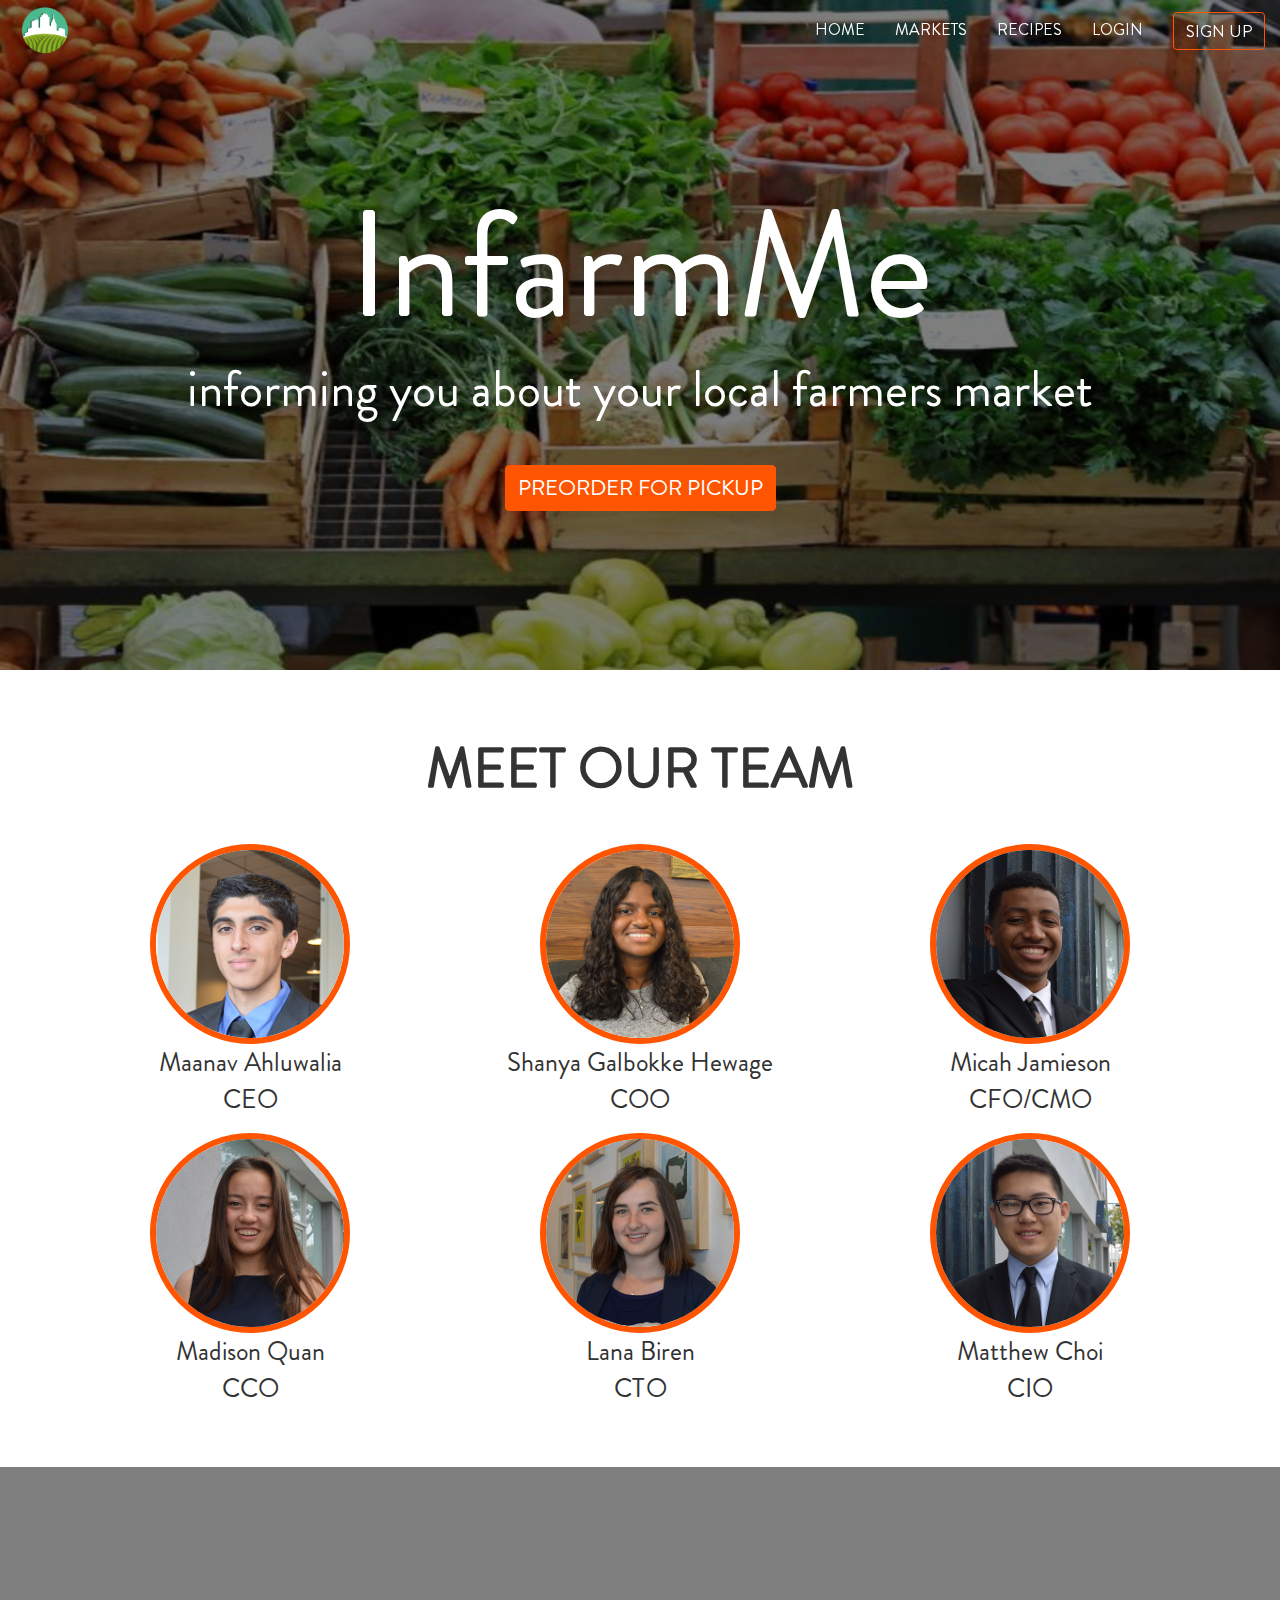
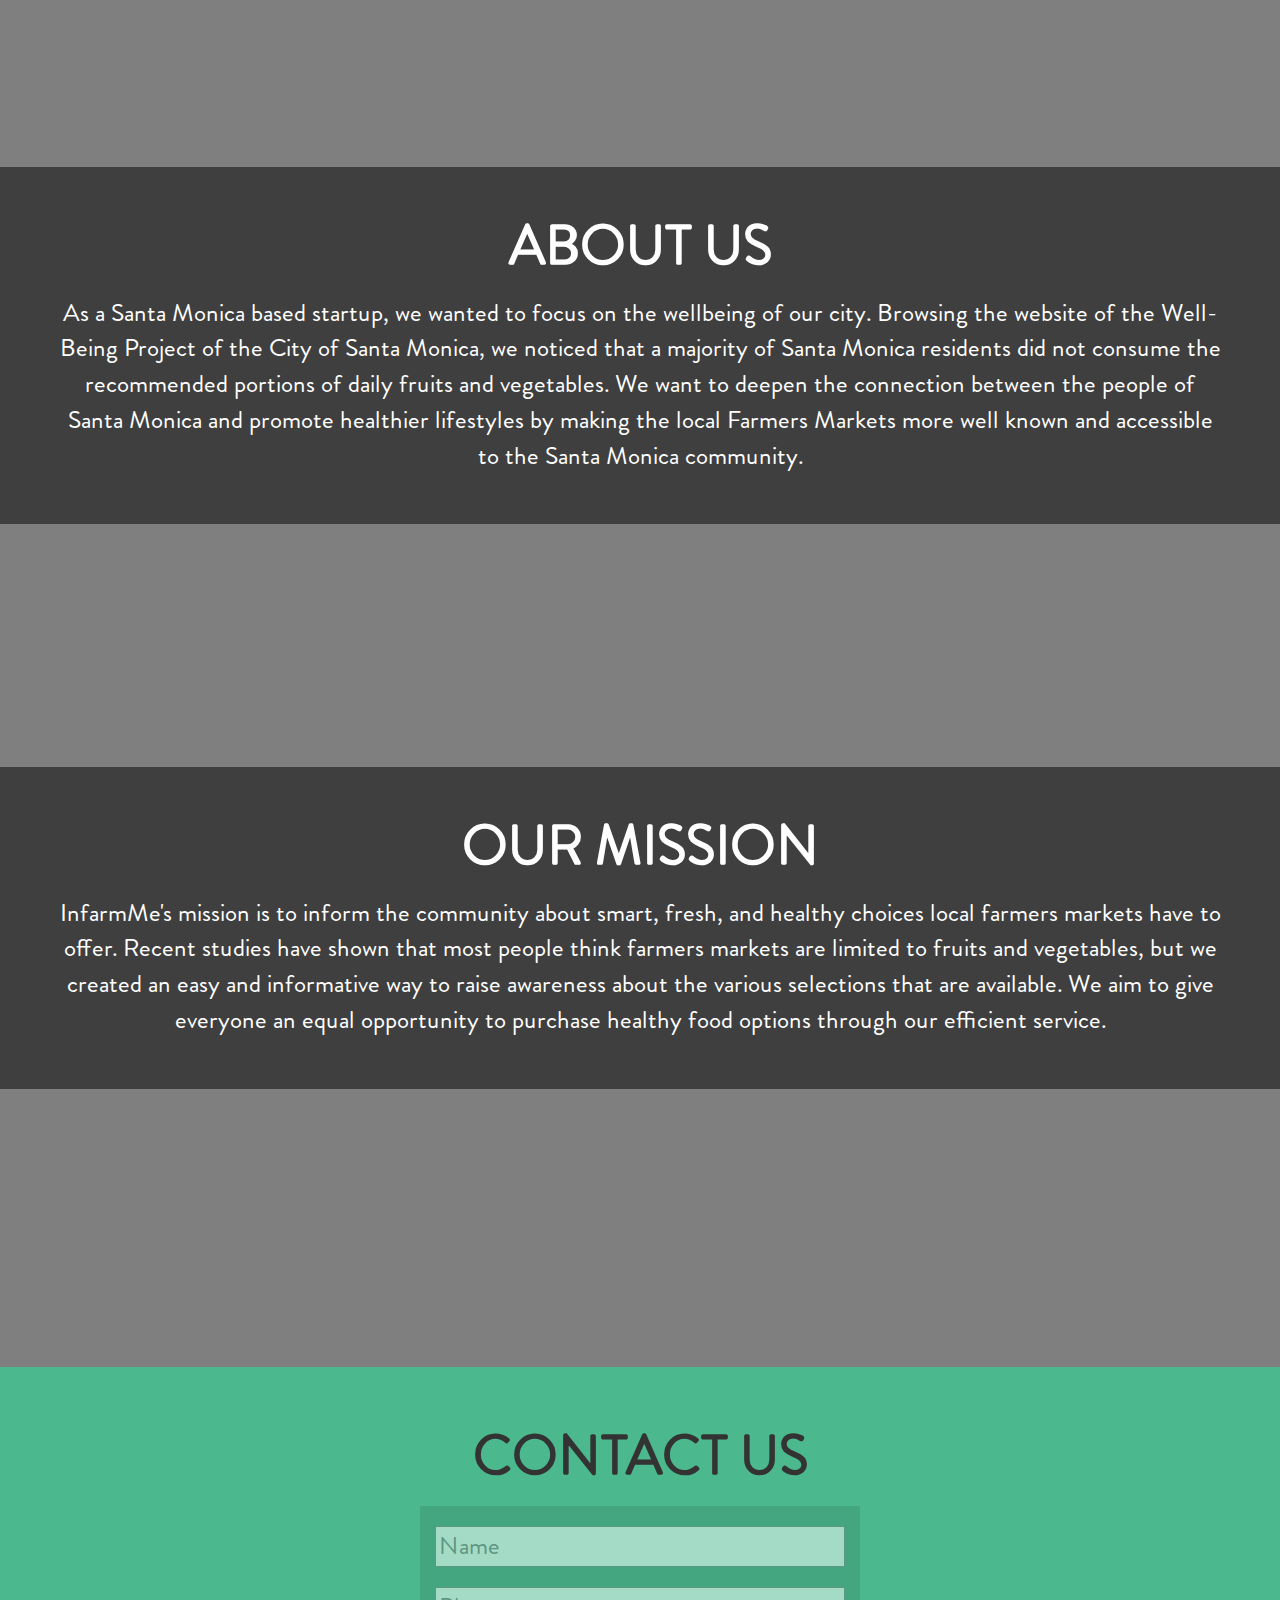
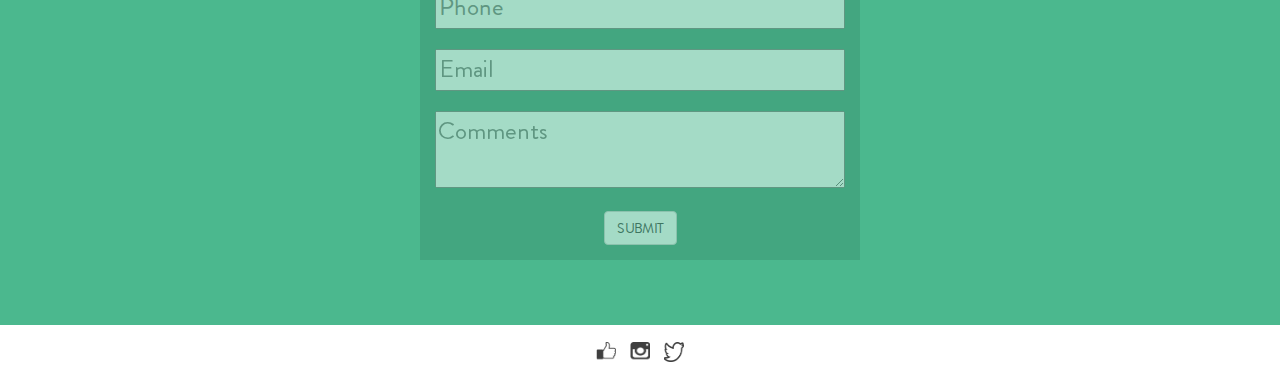
<file: index.html>
<!doctype html>
<html class="no-js" lang="">
    <head>
        <meta charset="utf-8">
        <meta http-equiv="x-ua-compatible" content="ie=edge">
        <title>InfarmMe</title>
        <meta name="description" content="">
        <meta name="viewport" content="width=device-width, initial-scale=1">

        <link rel="apple-touch-icon" href="apple-touch-icon.png">

        <link rel="stylesheet" href="https://maxcdn.bootstrapcdn.com/bootstrap/3.3.6/css/bootstrap.min.css">
        <link rel="stylesheet" href="css/styles.css">
    </head>
    <body>
        <div class="supreme-container">
            <div class="home-screen">
                <div class="tint"></div>
                <nav class="navbar navbar-custom navbar-fixed-top" id="mobile-menu">
                  <div class="container-fluid mobile-overlay">
                    <div class="navbar-header">
                      <img src="images/logo.png" alt="logo" class="navbar-logo navbar-left"/>
                      <button type="button" class="navbar-toggle collapsed" data-toggle="collapse" data-target="#bs-example-navbar-collapse-1" aria-expanded="false">
                        <span class="sr-only">Toggle navigation</span>
                        <span class="icon-bar"></span>
                        <span class="icon-bar"></span>
                        <span class="icon-bar"></span>
                      </button>
                    </div>
                    <div class="collapse navbar-collapse" id="bs-example-navbar-collapse-1">
                      <img src="images/logo.png" alt="logo" class="navbar-logo-1 navbar-left"/>
                      <ul class="nav navbar-nav navbar-right">
                        <li class="active"><a href="index.html">HOME</a></li>
                        <li><a href="locations.html">MARKETS</a></li>
                        <li><a href="recipes.html">RECIPES</a></li>
                        <li><a href="#Login" data-toggle="modal" data-target="#Login">LOGIN</a></li>
                        <li class="button-align"><a href="SignUp" data-toggle="modal" data-target="#SignUp"><button class="btn btn-primary button">SIGN UP</button></a></li>
                     </ul>
                    </div>
                  </div>
                </nav>
                <div class="theater">
                    <div class="stage">
                        <p class="home-text"> InfarmMe </p>
                        <p class="slogan"> informing you about your local farmers market </p>
                        <a href="locations.html" class="btn btn-primary button1">PREORDER FOR PICKUP</a>
                    </div>
                </div>
            </div>
            <div class="about-us">
                <div class="container">
                    <div class="row text-center">
                        <p class="about-header">MEET OUR TEAM</p>
                    </div>
                    <div class="row text-center">
                        <div class="col-md-4">
                            <img src="images/Maanav Headshot.png" class="people-pictures"/>
                            <p class="staff-text">Maanav Ahluwalia</p>
                            <p class="staff-text">CEO</p>
                        </div>
                        <div class="col-md-4">
                            <img src="images/Shanya Headshot.png" class="people-pictures"/>
                            <p class="staff-text">Shanya Galbokke Hewage</p>
                            <p class="staff-text">COO</p>
                        </div>
                        <div class="col-md-4">
                            <img src="images/Micah Headshot.png" class="people-pictures"/>
                            <p class="staff-text">Micah Jamieson</p>
                            <p class="staff-text">CFO/CMO</p>
                        </div>
                    </div>
                    <div class="row text-center">
                        <div class="col-md-4 bottom-row">
                            <img src="images/Madison Headshot.png" class="people-pictures"/>
                            <p class="staff-text">Madison Quan</p>
                            <p class="staff-text">CCO</p>
                        </div>
                        <div class="col-md-4 bottom-row">
                            <img src="images/Lana Headshot.png" class="people-pictures"/>
                            <p class="staff-text">Lana Biren</p>
                            <p class="staff-text">CTO</p>
                        </div>
                        <div class="col-md-4 bottom-row">
                            <img src="images/Matthew Headshot.png" class="people-pictures"/>
                            <p class="staff-text">Matthew Choi</p>
                            <p class="staff-text">CIO</p>
                        </div>
                    </div>
                </div>
            </div>
            <div class="home-screen home-screen-sml">
                <div class="tint"></div>
            </div>
            <div class="home-screen home-screen-sml">
                <div class="tint1"></div>
                    <div class="background-mission">
                        <div class="container">
                            <div class="row">
                                <div class="header-center">
                                    <p class="mission"> ABOUT US </p>
                                </div>
                                <div class="ourmission">
                                    <p class="missionp"> As a Santa Monica based startup, we wanted to focus on the wellbeing of our city.
                                                         Browsing the website of the Well-Being Project of the City of Santa Monica, we noticed
                                                         that a majority of Santa Monica residents did not consume the recommended portions of daily fruits and vegetables.
                                                         We want to deepen the connection between the people of Santa Monica and promote healthier lifestyles
                                                         by making the local Farmers Markets more well known and accessible to the Santa Monica community.</p>
                                </div>
                            </div>
                        </div>
                    </div>
            </div>
            <div class="home-screen home-screen-sml">
                <div class="tint"></div>
            </div>
            <div class="home-screen home-screen-sml">
                <div class="tint1"></div>
                    <div class="background-mission">
                        <div class="container">
                            <div class="row">
                                <div class="header-center">
                                    <p class="mission"> OUR MISSION </p>
                                </div>
                                <div class="ourmission">
                                    <p class="missionp"> InfarmMe's mission is to inform the community about smart, fresh,
                                                    and healthy choices local farmers markets have to offer. Recent studies have shown
                                                    that most people think farmers markets are limited to fruits and vegetables,
                                                    but we created an easy and informative way to raise awareness about the various selections that
                                                    are available. We aim to give everyone an equal opportunity to purchase healthy food options
                                                    through our efficient service. </p>
                                </div>
                            </div>
                        </div>
                    </div>
            </div>
            <div class="home-screen home-screen-sml">
                <div class="tint"></div>
            </div>
            <div class="background-blue">
                <div class="container">
                    <div class="row">
                        <div class="header-center">
                            <p class="contact">CONTACT US</p>
                        </div>
                    </div>
                    <div class="row header-center">
                        <form role="form" class="col-md-6  col-md-offset-3">
                            <div class="form-group">
                                    <br><input type="text" placeholder="Name" name="name" class="comments"><br>
                                    <br><input type="text" placeholder="Phone" name="phone" class="comments"><br>
                                    <br><input type="email" placeholder="Email" name="email" class="comments"><br>
                                    <br><textarea type="text" placeholder="Comments" name="comments" class="comments"></textarea><br>
                                <div  class="toasty">
                                    <button type="submit" class="btn btn-default contact-submit">SUBMIT</button>
                                </div>
                            </div>
                        </form>
                    </div>
                </div>
            </div>
            <div class="footer">
                <div class="row links">
                    <div class="social">
                        <a href="https://www.facebook.com/InfarmMe"><img src="images/Like.1.png" alt="Facebook" class="social-network"/></a>
                        <a href="https://www.instagram.com/InfarmMe"><img src="images/Gram.1.png" alt="Instagram" class="social-network"/></a>
                        <a href="https://www.twitter.com/InfarmMe"><img src="images/Tweet.1.png" alt="Twitter" class="social-network"/></a>
                    </div>
                </div>
            </div>
        </div>
        <!-- Modal -->
        <div id="Login" class="modal fade" role="dialog">
            <div class="modal-backdrop fade in">
                <div class="modal-dialog">
                    <!-- Modal content-->
                    <div class="modal-content">
                        <div class="modal-header modal-close">
                            <button class="btn btn-default" data-dismiss="modal" aria-label="Close">X</button>
                        </div>
                        <div class="modal-body">
                            <br><input type="text" placeholder="Username or Email" name="username" class="login"><br>
                            <br><input type="password" placeholder="Password" name="password" class="login"><br>
                        </div>
                        <div class="modal-footer">
                            <button type="button" class="btn btn-primary button button-on-white" data-dismiss="modal">LOGIN</button>
                        </div>
                    </div>
                </div>
            </div>
        </div>
        <div id="SignUp" class="modal fade" role="dialog">
            <div class="modal-backdrop fade in">
                <div class="modal-dialog">
                    <!-- Modal content-->
                    <div class="modal-content">
                        <div class="modal-header">
                            <div class="modal-close">
                                <button class="btn btn-default" data-dismiss="modal" aria-label="Close">X</button>
                            </div>
                        </div>
                        <div class="modal-body">
                            <br><h3 class="modal-title"> Choose whichever applies.</h3><br>
                            <input type="radio" name="" value="vendor"> Vendor<br>
                            <input type="radio" name="" value="customer"> Customer<br>
                            <br><input type="text" placeholder="Username" name="username" class="signup"><br>
                            <br><input type="text" placeholder="Email" name="email" class="signup"><br>
                            <br><input type="password" placeholder="Password" name="password" class="signup"><br>
                        </div>
                        <div class="modal-footer">
                            <button type="button" class="btn btn-primary button button-on-white" data-dismiss="modal">SIGN UP</button>
                        </div>
                    </div>
                </div>
            </div>
        </div>
        <script src="https://code.jquery.com/jquery-1.12.2.min.js"></script>
        <script src="https://maxcdn.bootstrapcdn.com/bootstrap/3.3.6/js/bootstrap.min.js"></script>
        <script src="js/main.js"></script>
    </body>
</html>
</file>
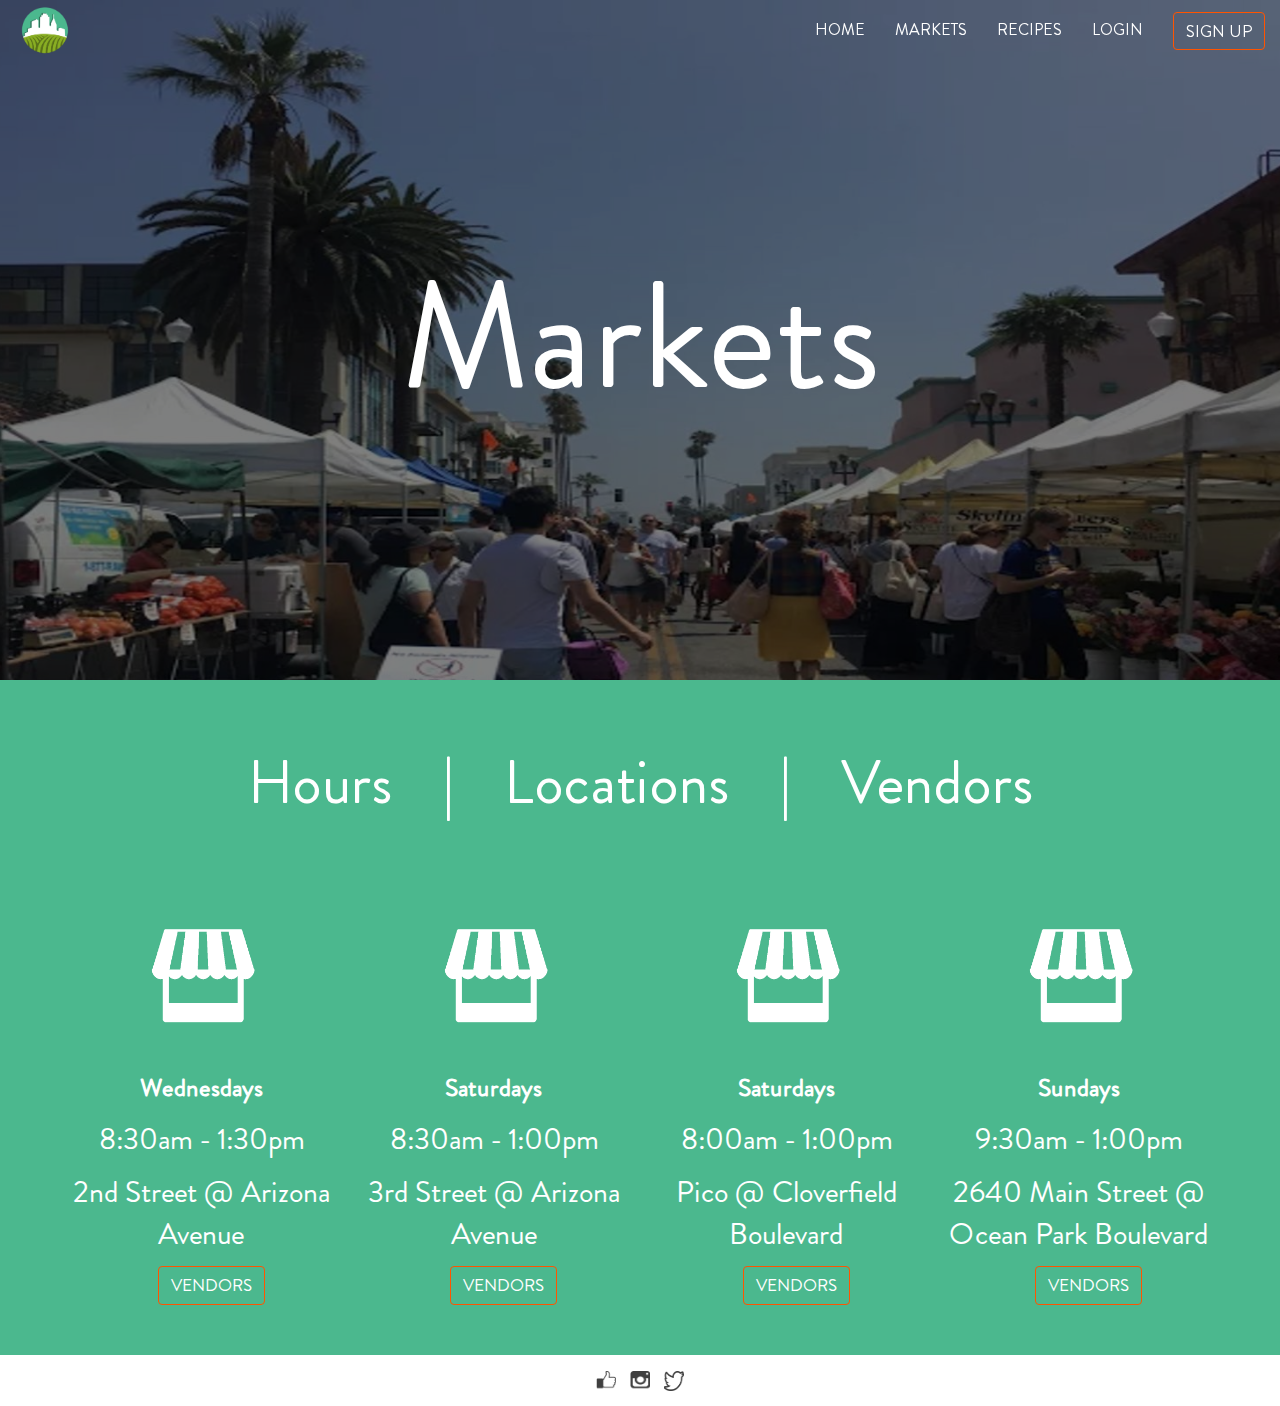
<file: locations.html>
<!doctype html>
<html class="no-js" lang="">
    <head>
        <meta charset="utf-8">
        <meta http-equiv="x-ua-compatible" content="ie=edge">
        <title>InfarmMe</title>
        <meta name="description" content="">
        <meta name="viewport" content="width=device-width, initial-scale=1">

        <link rel="apple-touch-icon" href="apple-touch-icon.png">

        <link rel="stylesheet" href="https://maxcdn.bootstrapcdn.com/bootstrap/3.3.6/css/bootstrap.min.css">
        <link rel="stylesheet" href="css/styles.css">
    </head>
    <body>
        <div class="locationspage">
            <div class="tint"></div>
                <nav class="navbar navbar-custom navbar-fixed-top" id="mobile-menu">
                    <div class="container-fluid mobile-overlay">
                        <div class="navbar-header">
                            <img src="images/logo.png" alt="logo" class="navbar-logo navbar-left"/>
                            <button type="button" class="navbar-toggle collapsed" data-toggle="collapse" data-target="#bs-example-navbar-collapse-1" aria-expanded="false">
                                <span class="sr-only">Toggle navigation</span>
                                <span class="icon-bar"></span>
                                <span class="icon-bar"></span>
                                <span class="icon-bar"></span>
                            </button>
                        </div>
                        <div class="collapse navbar-collapse" id="bs-example-navbar-collapse-1">
                            <img src="images/logo.png" alt="logo" class="navbar-logo-1 navbar-left"/>
                            <ul class="nav navbar-nav navbar-right">
                                <li class="active"><a href="index.html">HOME</a></li>
                                <li><a href="locations.html">MARKETS</a></li>
                                <li><a href="recipes.html">RECIPES</a></li>
                                <li><a href="#Login" data-toggle="modal" data-target="#Login">LOGIN</a></li>
                                <li class="button-align"><a href="#SignUp" data-toggle="modal" data-target="#SignUp"><button class="btn btn-primary button">SIGN UP</button></a></li>
                            </ul>
                        </div>
                    </div>
                </nav>
        </div>
                <div id="Login" class="modal fade" role="dialog">
                    <div class="modal-backdrop fade in">
                        <div class="modal-dialog">
                            <!-- Modal content-->
                            <div class="modal-content">
                                <div class="modal-header modal-close">
                                    <button class="btn btn-default" data-dismiss="modal" aria-label="Close">X</button>
                                </div>
                                 <div class="modal-body">
                                    <br><input type="text" placeholder="Username or Email" name="username" class="login" id="myBtn"><br>
                                    <br><input type="password" placeholder="Password" name="password" class="login"><br>
                                 </div>
                                 <div class="modal-footer">
                                    <button type="button" class="btn btn-primary button button-on-white" data-dismiss="modal">LOGIN</button>
                                 </div>
                            </div>
                        </div>
                    </div>
                </div>
                <div id="SignUp" class="modal fade" role="dialog">
                    <div class="modal-backdrop fade in">
                        <div class="modal-dialog">
                        <!-- Modal content-->
                            <div class="modal-content">
                                <div class="modal-header modal-close">
                                    <button class="btn btn-default" data-dismiss="modal" aria-label="Close">X</button>
                                </div>
                                <div class="modal-body">
                                    <h4 class="modal-title"> Choose whichever applies.</h4>
                                    <input type="radio" name="" value="vendor"> Vendor<br>
                                    <input type="radio" name="" value="customer"> Customer<br>
                                    <br><input type="text" placeholder="Username" name="username" class="signup"><br>
                                    <br><input type="text" placeholder="Email" name="email" class="signup"><br>
                                    <br><input type="password" placeholder="Password" name="password" class="signup"><br>
                                </div>
                                <div class="modal-footer">
                                    <button type="button" class="btn btn-primary button button-on-white" data-dismiss="modal">SIGN UP</button>
                                </div>
                            </div>
                        </div>
                    </div>
                </div>
                <div class="theater">
                    <div class="stage">
                        <p class="locations-title"> Markets </p>
                        <!-- <button type="button" class="btn btn-primary button1">SHOP & RESERVE</button> -->
                    </div>
                </div>
                <div id="Demo" class="background-blue">
                  <p class="h1"><span class="h2">Hours</span>|<span class="h2">Locations</span>|<span class="h2">Vendors</span></p>
                    <div class="container">
                        <div class="row">
                            <div class="col-md-3 text-center market-image">
                                <img src=images/MarketStall.png alt="" class="locationbags">
                                <p class="marketday"> Wednesdays </p>
                                <p class="markettime"> 8:30am - 1:30pm </p>
                                <p class="marketlocation"> 2nd Street @ Arizona Avenue </p>
                                <a href="vendors.html" class="btn btn-primary button vendor-button"> VENDORS</a>
                            </div>
                            <div class="col-md-3 text-center market-image">
                                <img src=images/MarketStall.png alt="" class="locationbags">
                                <p class="marketday"> Saturdays </p>
                                <p class="markettime"> 8:30am - 1:00pm </p>
                                <p class="marketlocation"> 3rd Street @ Arizona Avenue </p>
                                <a href="vendors1.html" class="btn btn-primary button vendor-button">VENDORS</a>
                            </div>
                            <div class="col-md-3 text-center market-image">
                                <img src=images/MarketStall.png alt="" class="locationbags">
                                <p class="marketday"> Saturdays </p>
                                <p class="markettime"> 8:00am - 1:00pm </p>
                                <p class="marketlocation"> Pico @ Cloverfield Boulevard </p>
                                <a href="vendors2.html" class="btn btn-primary button vendor-button">VENDORS</a>
                            </div>
                            <div class="col-md-3 text-center market-image">
                                <img src=images/MarketStall.png alt="" class="locationbags">
                                <p class="marketday"> Sundays </p>
                                <p class="markettime"> 9:30am - 1:00pm </p>
                                <p class="marketlocation"> 2640 Main Street @ Ocean Park Boulevard </p>
                                <a href="vendors3.html" class="btn btn-primary button vendor-button">VENDORS</a>
                            </div>
                        </div>
                    </div>
                </div>
                <div class="footer">
                    <div class="row links">
                        <div class="social">
                            <a href="https://www.facebook.com/InfarmMe"><img src="images/Like.1.png" alt="Facebook" class="social-network"/></a>
                            <a href="https://www.instagram.com/InfarmMe"><img src="images/Gram.1.png" alt="Instagram" class="social-network"/></a>
                            <a href="https://www.twitter.com/InfarmMe"><img src="images/Tweet.1.png" alt="Twitter" class="social-network"/></a>
                        </div>
                    </div>
                </div>
                <script src="https://code.jquery.com/jquery-1.12.2.min.js"></script>
                <script src="https://maxcdn.bootstrapcdn.com/bootstrap/3.3.6/js/bootstrap.min.js"></script>
                <script src="js/main.js"></script>
    </body>
</html>
</file>
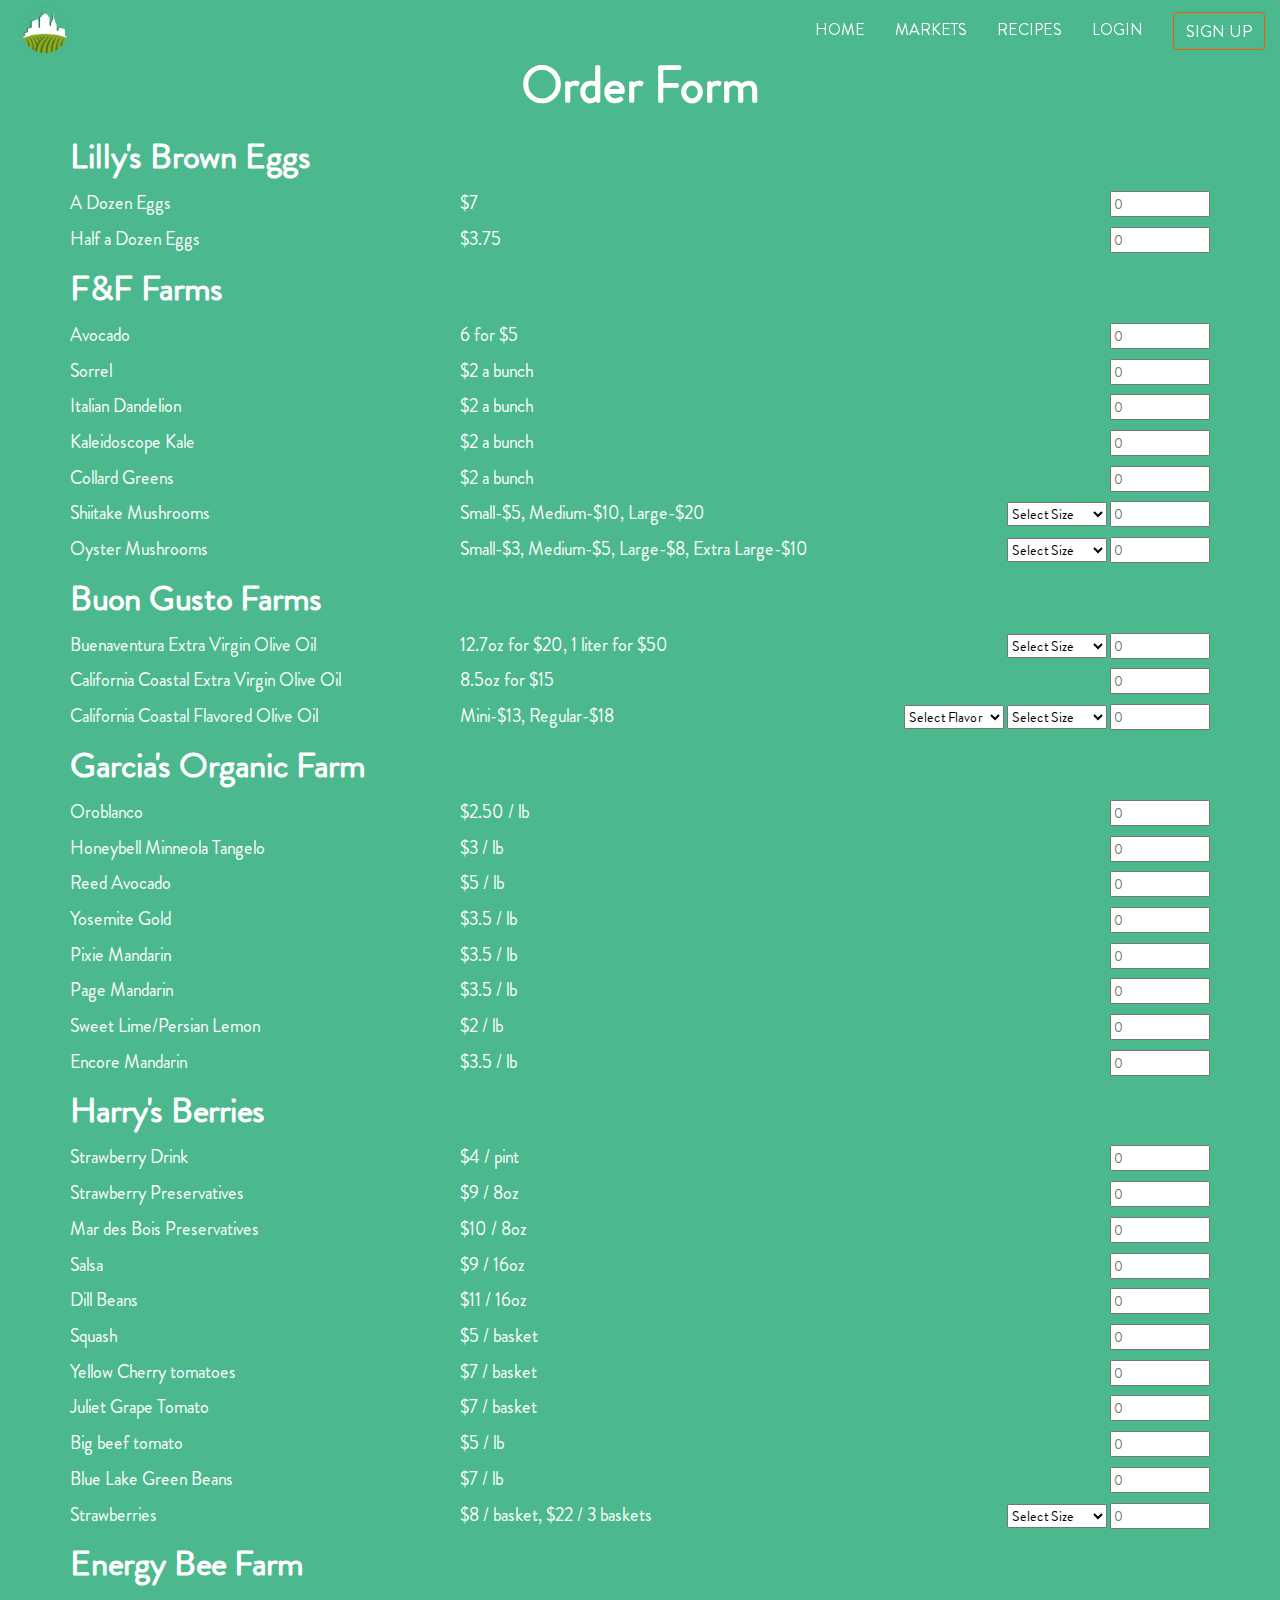
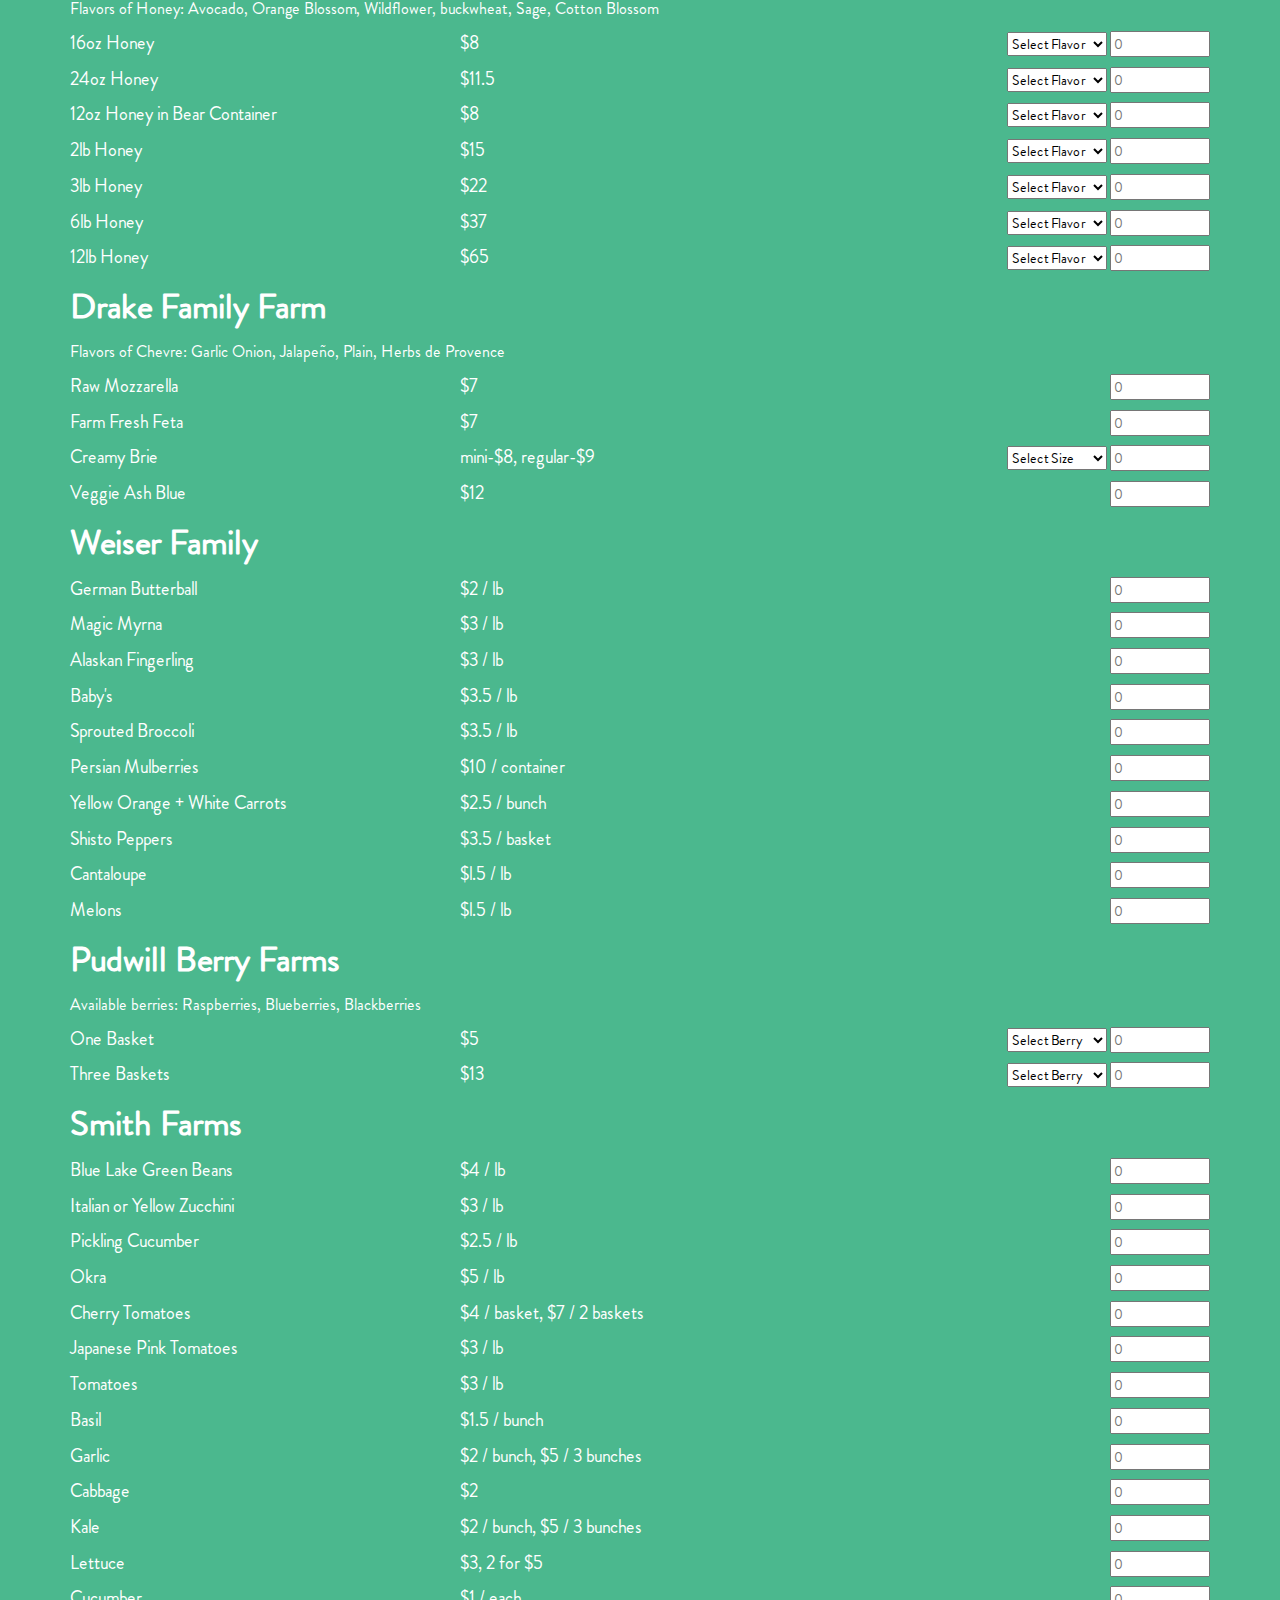
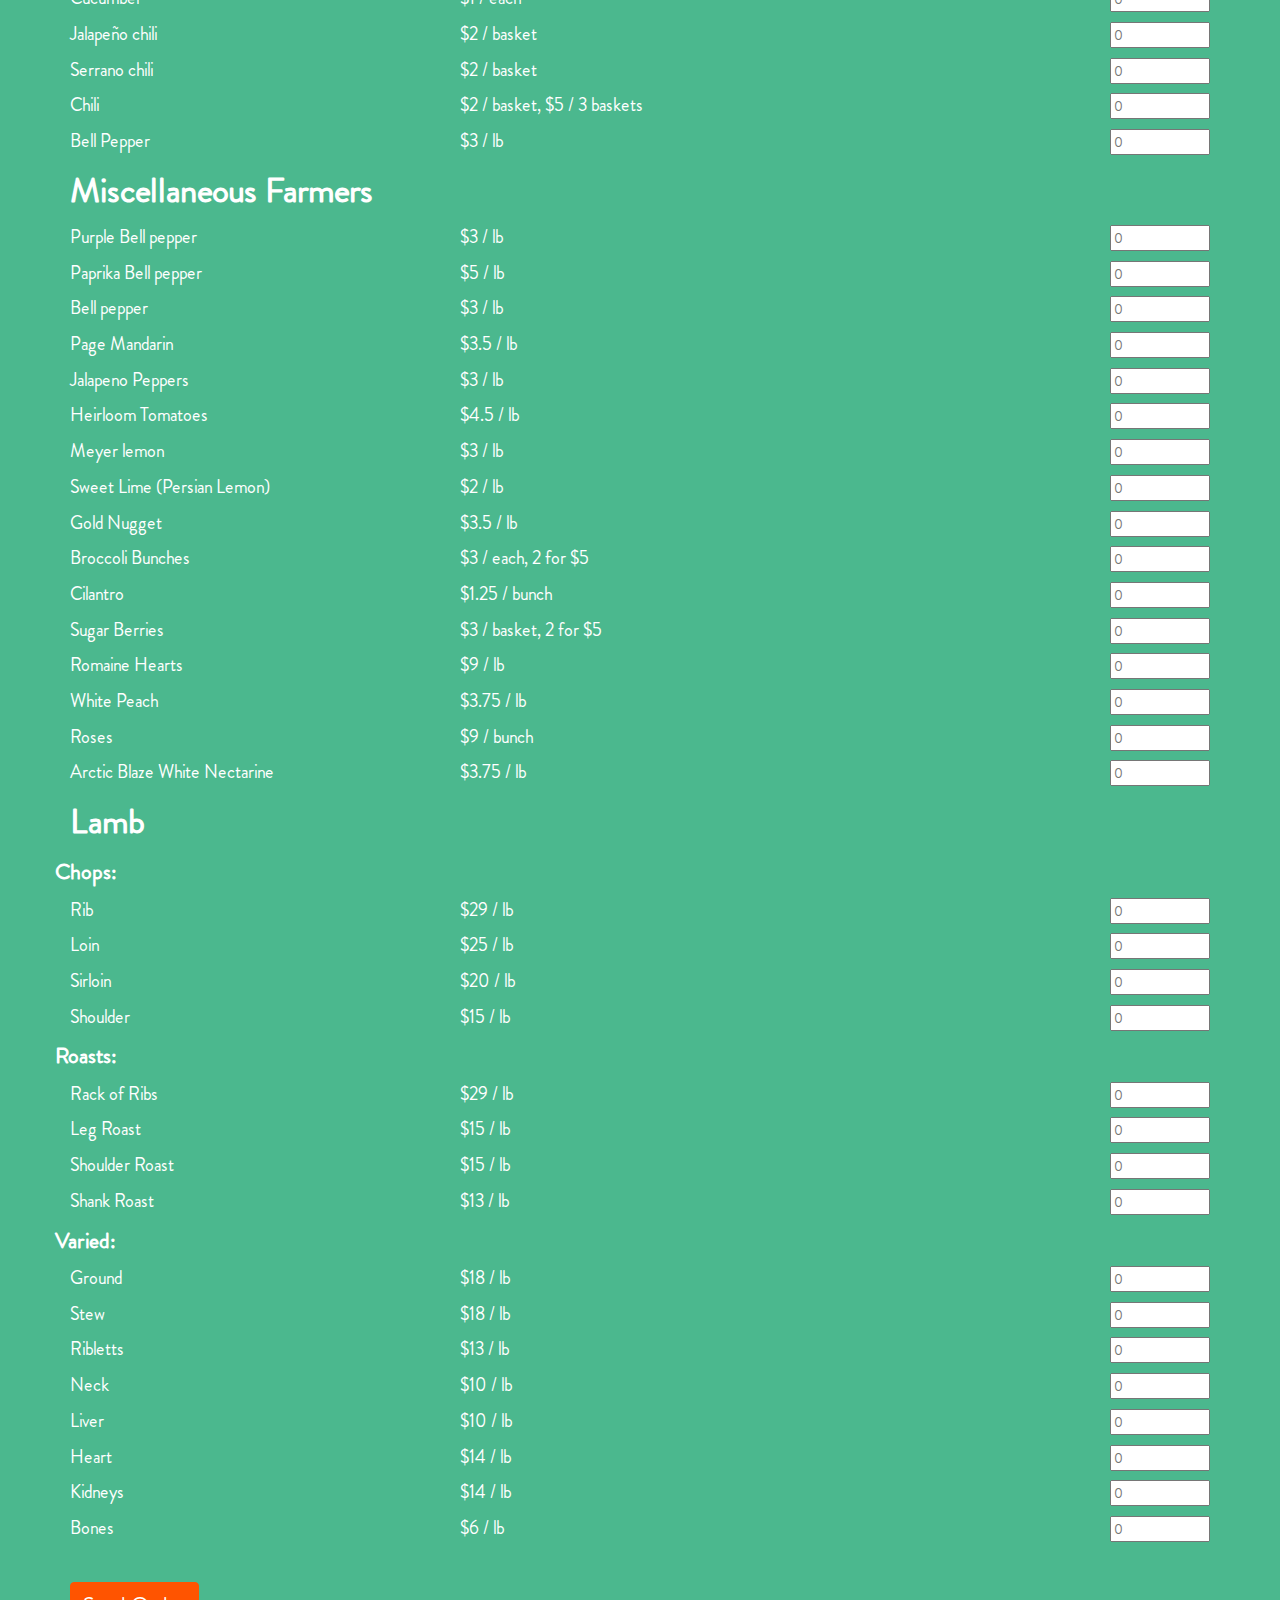
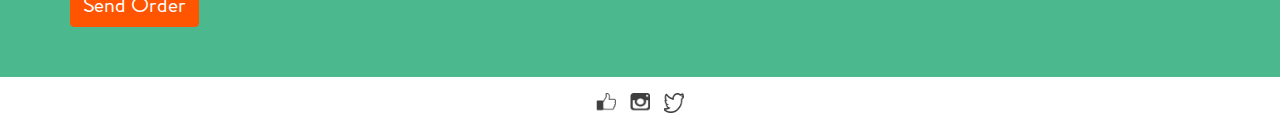
<file: orderform.html>
<!doctype html>
<html class="no-js" lang="">
    <head>
        <meta charset="utf-8">
        <meta http-equiv="x-ua-compatible" content="ie=edge">
        <title>InfarmMe</title>
        <meta name="description" content="">
        <meta name="viewport" content="width=device-width, initial-scale=1">

        <link rel="apple-touch-icon" href="apple-touch-icon.png">

        <link rel="stylesheet" href="https://maxcdn.bootstrapcdn.com/bootstrap/3.3.6/css/bootstrap.min.css">
        <link rel="stylesheet" href="css/styles.css">
    </head>
    <body>
        <div class="order-now background-blue" id="order-form">
            <nav class="navbar navbar-custom navbar-fixed-top" id="mobile-menu">
              <div class="container-fluid mobile-overlay">
                <div class="navbar-header">
                  <img src="images/logo.png" alt="logo" class="navbar-logo navbar-left"/>
                  <button type="button" class="navbar-toggle collapsed" data-toggle="collapse" data-target="#bs-example-navbar-collapse-1" aria-expanded="false">
                    <span class="sr-only">Toggle navigation</span>
                    <span class="icon-bar"></span>
                    <span class="icon-bar"></span>
                    <span class="icon-bar"></span>
                  </button>
                </div>
                <div class="collapse navbar-collapse" id="bs-example-navbar-collapse-1">
                  <img src="images/logo.png" alt="logo" class="navbar-logo-1 navbar-left"/>
                  <ul class="nav navbar-nav navbar-right">
                    <li class="active"><a href="index.html">HOME</a></li>
                    <li><a href="locations.html">MARKETS</a></li>
                    <li><a href="recipes.html">RECIPES</a></li>
                    <li><a href="#Login" data-toggle="modal" data-target="#Login">LOGIN</a></li>
                    <li class="button-align"><a href="#SignUp" data-toggle="modal" data-target="#SignUp"><button class="btn btn-primary button">SIGN UP</button></a></li>
                 </ul>
                </div>
              </div>
            </nav>
            <div id="Login" class="modal fade" role="dialog">
                <div class="modal-backdrop fade in">
                    <div class="modal-dialog">
                        <!-- Modal content-->
                        <div class="modal-content">
                            <div class="modal-header modal-close">
                                <button class="btn btn-default" data-dismiss="modal" aria-label="Close">X</button>
                            </div>
                             <div class="modal-body">
                                <br><input type="text" placeholder="Username or Email" name="username" class="login" id="myBtn"><br>
                                <br><input type="password" placeholder="Password" name="password" class="login"><br>
                             </div>
                             <div class="modal-footer">
                                <button type="button" class="btn btn-primary button button-on-white" data-dismiss="modal">LOGIN</button>
                             </div>
                        </div>
                    </div>
                </div>
            </div>
            <div id="SignUp" class="modal fade" role="dialog">
                <div class="modal-backdrop fade in">
                    <div class="modal-dialog">
                    <!-- Modal content-->
                        <div class="modal-content">
                            <div class="modal-header modal-close">
                                <button class="btn btn-default" data-dismiss="modal" aria-label="Close">X</button>
                            </div>
                            <div class="modal-body">
                                <h4 class="modal-title"> Choose whichever applies.</h4>
                                <input type="radio" name="" value="vendor"> Vendor<br>
                                <input type="radio" name="" value="customer"> Customer<br>
                                <br><input type="text" placeholder="Username" name="username" class="signup"><br>
                                <br><input type="text" placeholder="Email" name="email" class="signup"><br>
                                <br><input type="password" placeholder="Password" name="password" class="signup"><br>
                            </div>
                            <div class="modal-footer">
                                <button type="button" class="btn btn-primary button button-on-white" data-dismiss="modal">SIGN UP</button>
                            </div>
                        </div>
                    </div>
                </div>
            </div>
            <div class="container">
                <div class="row text-center">
                    <p class="order-title">Order Form</p>
                </div>
                <div class="reserve-farmer">
                    <p class="vendor-name">Lilly's Brown Eggs</p>
                    <div class="row">
                        <div class="col-md-4 col-xs-4">
                            <p class="vendor-item">A Dozen Eggs</p>
                        </div>
                        <div class="col-md-4 col-xs-4">
                            <p class="price"> $7</p>
                        </div>
                        <div class="col-md-4 col-xs-4">
                            <div class="text-right  ">
                                <input type="number" placeholder="0" name="quantity" id="quantity" class="product-quantity">
                            </div>
                        </div>
                    </div>
                    <div class="row">
                        <div class="col-md-4 col-xs-4">
                            <p class="vendor-item">Half a Dozen Eggs</p>
                        </div>
                        <div class="col-md-4 col-xs-4">
                            <p class="price"> $3.75</p>
                        </div>
                        <div class="col-md-4 col-xs-4">
                            <div class="text-right  ">
                                <input type="number" placeholder="0" name="quantity" id="quantity" class="product-quantity">
                            </div>
                        </div>
                    </div>
                </div>
                <div class="reserve-farmer">
                    <p class="vendor-name">F&F Farms</p>
                    <div class="row">
                        <div class="col-md-4 col-xs-4">
                            <p class="vendor-item">Avocado</p>
                        </div>
                        <div class="col-md-4 col-xs-4">
                            <p class="price">6 for $5</p>
                        </div>
                        <div class="col-md-4 col-xs-4">
                            <div class="text-right  ">
                                <input type="number" placeholder="0" name="quantity" id="quantity" class="product-quantity">
                            </div>
                        </div>
                    </div>
                    <div class="row">
                        <div class="col-md-4 col-xs-4">
                            <p class="vendor-item">Sorrel</p>
                        </div>
                        <div class="col-md-4 col-xs-4">
                            <p class="price">$2 a bunch</p>
                        </div>
                        <div class="col-md-4 col-xs-4">
                            <div class="text-right  ">
                                <input type="number" placeholder="0" name="quantity" id="quantity" class="product-quantity">
                            </div>
                        </div>
                    </div><div class="row">
                        <div class="col-md-4 col-xs-4">
                            <p class="vendor-item">Italian Dandelion</p>
                        </div>
                        <div class="col-md-4 col-xs-4">
                            <p class="price">$2 a bunch</p>
                        </div>
                        <div class="col-md-4 col-xs-4">
                            <div class="text-right  ">
                                <input type="number" placeholder="0" name="quantity" id="quantity" class="product-quantity">
                            </div>
                        </div>
                    </div><div class="row">
                        <div class="col-md-4 col-xs-4">
                            <p class="vendor-item">Kaleidoscope Kale</p>
                        </div>
                        <div class="col-md-4 col-xs-4">
                            <p class="price">$2 a bunch</p>
                        </div>
                        <div class="col-md-4 col-xs-4">
                            <div class="text-right  ">
                                <input type="number" placeholder="0" name="quantity" id="quantity" class="product-quantity">
                            </div>
                        </div>
                    </div><div class="row">
                        <div class="col-md-4 col-xs-4">
                            <p class="vendor-item">Collard Greens</p>
                        </div>
                        <div class="col-md-4 col-xs-4">
                            <p class="price">$2 a bunch</p>
                        </div>
                        <div class="col-md-4 col-xs-4">
                            <div class="text-right  ">
                                <input type="number" placeholder="0" name="quantity" id="quantity" class="product-quantity">
                            </div>
                        </div>
                    </div><div class="row">
                        <div class="col-md-4 col-xs-4">
                            <p class="vendor-item">Shiitake Mushrooms</p>
                        </div>
                        <div class="col-md-4 col-xs-4">
                            <p class="price"> Small-$5, Medium-$10, Large-$20</p>
                        </div>
                        <div class="col-md-4 col-xs-4">
                            <div class="fields">
                                <select name="Shiitake Sizes" class="product-quantity">
                                    <option value="none">Select Size</option>
                                    <option value="Small">Small ($5)</option>
                                    <option value="Medium">Medium ($10)</option>
                                    <option value="Large">Large ($20)</option>
                                </select>
                                <input type="number" placeholder="0" name="quantity" id="quantity" class="product-quantity">
                            </div>
                        </div>
                    </div><div class="row">
                        <div class="col-md-4 col-xs-4">
                            <p class="vendor-item">Oyster Mushrooms</p>
                        </div>
                        <div class="col-md-4 col-xs-4">
                            <p class="price">Small-$3, Medium-$5, Large-$8, Extra Large-$10</p>
                        </div>
                        <div class="col-md-4 col-xs-4">
                            <div class="fields">
                                <select name="Oyster Shroom Sizes" class="product-quantity">
                                    <option value="none">Select Size</option>
                                    <option value="Small">Small ($3)</option>
                                    <option value="Medium">Medium ($5)</option>
                                    <option value="Large">Large ($8)</option>
                                    <option value="Extra Large">Extra Large ($10)</option>
                                </select>
                                <input type="number" placeholder="0" name="quantity" id="quantity" class="product-quantity">
                            </div>
                        </div>
                    </div>
                </div>
                <div class="reserve-farmer">
                    <p class="vendor-name">Buon Gusto Farms</p>
                    <div class="row">
                        <div class="col-md-4 col-xs-4">
                            <p class="vendor-item">Buenaventura Extra Virgin Olive Oil</p>
                        </div>
                        <div class="col-md-4 col-xs-4">
                            <p class="price">12.7oz for $20, 1 liter for $50</p>
                        </div>
                        <div class="col-md-4 col-xs-4">
                            <div class="fields">
                                <select name="Oil Container Sizes" class="product-quantity">
                                    <option value="none">Select Size</option>
                                    <option value="12.7oz">12.7oz ($20)</option>
                                    <option value="1 liter">1 Liter ($50)</option>
                                </select>
                                <input type="number" placeholder="0" name="quantity" id="quantity" class="product-quantity">
                            </div>
                        </div>
                    </div>
                    <div class="row">
                        <div class="col-md-4 col-xs-4">
                            <p class="vendor-item">California Coastal Extra Virgin Olive Oil</p>
                        </div>
                        <div class="col-md-4 col-xs-4">
                            <p class="price">8.5oz for $15</p>
                        </div>
                        <div class="col-md-4 col-xs-4">
                            <div class="text-right  ">
                                <input type="number" placeholder="0" name="quantity" id="quantity" class="product-quantity">
                            </div>
                        </div>
                    </div>
                    <div class="row">
                        <div class="col-md-4 col-xs-4">
                            <p class="vendor-item">California Coastal Flavored Olive Oil</p>
                        </div>
                        <div class="col-md-4 col-xs-4">
                            <p class="price">Mini-$13, Regular-$18</p>
                        </div>
                        <div class="col-md-4 col-xs-4">
                            <div class="fields">
                                <select name="Oil Flavors" class="product-quantity">
                                    <option value="none">Select Flavor</option>
                                    <option value="Garlic">Garlic</option>
                                    <option value="Basil">Basil</option>
                                    <option value="Lemon">Lemon</option>
                                    <option value="Cilantro">Cilantro</option>
                                    <option value="Rosemary">Rosemary</option>
                                </select>
                                <select name="Oil Container Size" class="product-quantity">
                                    <option value="none">Select Size</option>
                                    <option value="Mini">Mini ($13)</option>
                                    <option value="Regular">Regular ($18)</option>
                                </select>
                                <input type="number" placeholder="0" name="quantity" id="quantity" class="product-quantity">
                            </div>
                        </div>
                    </div>
                </div>
                <div class="reserve-farmer">
                    <p class="vendor-name">Garcia's Organic Farm</p>
                    <div class="row">
                        <div class="col-md-4 col-xs-4">
                            <p class="vendor-item">Oroblanco</p>
                        </div>
                        <div class="col-md-4 col-xs-4">
                            <p class="price">$2.50 / lb</p>
                        </div>
                        <div class="col-md-4 col-xs-4">
                            <div class="text-right  ">
                                <input type="number" placeholder="0" name="quantity" id="quantity" class="product-quantity">
                            </div>
                        </div>
                    </div>
                    <div class="row">
                        <div class="col-md-4 col-xs-4">
                            <p class="vendor-item">Honeybell Minneola Tangelo</p>
                        </div>
                        <div class="col-md-4 col-xs-4">
                            <p class="price">$3 / lb</p>
                        </div>
                        <div class="col-md-4 col-xs-4">
                            <div class="text-right  ">
                                <input type="number" placeholder="0" name="quantity" id="quantity" class="product-quantity">
                            </div>
                        </div>
                    </div>
                    <div class="row">
                        <div class="col-md-4 col-xs-4">
                            <p class="vendor-item">Reed Avocado</p>
                        </div>
                        <div class="col-md-4 col-xs-4">
                            <p class="price">$5 / lb</p>
                        </div>
                        <div class="col-md-4 col-xs-4">
                            <div class="text-right  ">
                                <input type="number" placeholder="0" name="quantity" id="quantity" class="product-quantity">
                            </div>
                        </div>
                    </div>
                    <div class="row">
                        <div class="col-md-4 col-xs-4">
                            <p class="vendor-item">Yosemite Gold</p>
                        </div>
                        <div class="col-md-4 col-xs-4">
                            <p class="price">$3.5 / lb</p>
                        </div>
                        <div class="col-md-4 col-xs-4">
                            <div class="text-right  ">
                                <input type="number" placeholder="0" name="quantity" id="quantity" class="product-quantity">
                            </div>
                        </div>
                    </div>
                    <div class="row">
                        <div class="col-md-4 col-xs-4">
                            <p class="vendor-item">Pixie Mandarin</p>
                        </div>
                        <div class="col-md-4 col-xs-4">
                            <p class="price">$3.5 / lb</p>
                        </div>
                        <div class="col-md-4 col-xs-4">
                            <div class="text-right  ">
                                <input type="number" placeholder="0" name="quantity" id="quantity" class="product-quantity">
                            </div>
                        </div>
                    </div>
                    <div class="row">
                        <div class="col-md-4 col-xs-4">
                            <p class="vendor-item">Page Mandarin</p>
                        </div>
                        <div class="col-md-4 col-xs-4">
                            <p class="price">$3.5 / lb</p>
                        </div>
                        <div class="col-md-4 col-xs-4">
                            <div class="text-right  ">
                                <input type="number" placeholder="0" name="quantity" id="quantity" class="product-quantity">
                            </div>
                        </div>
                    </div>
                    <div class="row">
                        <div class="col-md-4 col-xs-4">
                            <p class="vendor-item">Sweet Lime/Persian Lemon</p>
                        </div>
                        <div class="col-md-4 col-xs-4">
                            <p class="price">$2 / lb</p>
                        </div>
                        <div class="col-md-4 col-xs-4">
                            <div class="text-right  ">
                                <input type="number" placeholder="0" name="quantity" id="quantity" class="product-quantity">
                            </div>
                        </div>
                    </div>
                    <div class="row">
                        <div class="col-md-4 col-xs-4">
                            <p class="vendor-item">Encore Mandarin</p>
                        </div>
                        <div class="col-md-4 col-xs-4">
                            <p class="price">$3.5 / lb</p>
                        </div>
                        <div class="col-md-4 col-xs-4">
                            <div class="text-right  ">
                                <input type="number" placeholder="0" name="quantity" id="quantity" class="product-quantity">
                            </div>
                        </div>
                    </div>
                </div>
                <div class="reserve-farmer">
                    <p class="vendor-name">Harry's Berries</p>
                    <div class="row">
                        <div class="col-md-4 col-xs-4">
                            <p class="vendor-item">Strawberry Drink</p>
                        </div>
                        <div class="col-md-4 col-xs-4">
                            <p class="price">$4 / pint</p>
                        </div>
                        <div class="col-md-4 col-xs-4">
                            <div class="text-right  ">
                                <input type="number" placeholder="0" name="quantity" id="quantity" class="product-quantity">
                            </div>
                        </div>
                    </div>
                    <div class="row">
                        <div class="col-md-4 col-xs-4">
                            <p class="vendor-item">Strawberry Preservatives</p>
                        </div>
                        <div class="col-md-4 col-xs-4">
                            <p class="price">$9 / 8oz</p>
                        </div>
                        <div class="col-md-4 col-xs-4">
                            <div class="text-right  ">
                                <input type="number" placeholder="0" name="quantity" id="quantity" class="product-quantity">
                            </div>
                        </div>
                    </div>
                    <div class="row">
                        <div class="col-md-4 col-xs-4">
                            <p class="vendor-item">Mar des Bois Preservatives</p>
                        </div>
                        <div class="col-md-4 col-xs-4">
                            <p class="price">$10 / 8oz</p>
                        </div>
                        <div class="col-md-4 col-xs-4">
                            <div class="text-right  ">
                                <input type="number" placeholder="0" name="quantity" id="quantity" class="product-quantity">
                            </div>
                        </div>
                    </div>
                    <div class="row">
                        <div class="col-md-4 col-xs-4">
                            <p class="vendor-item">Salsa</p>
                        </div>
                        <div class="col-md-4 col-xs-4">
                            <p class="price">$9 / 16oz</p>
                        </div>
                        <div class="col-md-4 col-xs-4">
                            <div class="text-right  ">
                                <input type="number" placeholder="0" name="quantity" id="quantity" class="product-quantity">
                            </div>
                        </div>
                    </div>
                    <div class="row">
                        <div class="col-md-4 col-xs-4">
                            <p class="vendor-item">Dill Beans</p>
                        </div>
                        <div class="col-md-4 col-xs-4">
                            <p class="price">$11 / 16oz</p>
                        </div>
                        <div class="col-md-4 col-xs-4">
                            <div class="text-right  ">
                                <input type="number" placeholder="0" name="quantity" id="quantity" class="product-quantity">
                            </div>
                        </div>
                    </div>
                    <div class="row">
                        <div class="col-md-4 col-xs-4">
                            <p class="vendor-item">Squash</p>
                        </div>
                        <div class="col-md-4 col-xs-4">
                            <p class="price">$5 / basket</p>
                        </div>
                        <div class="col-md-4 col-xs-4">
                            <div class="text-right  ">
                                <input type="number" placeholder="0" name="quantity" id="quantity" class="product-quantity">
                            </div>
                        </div>
                    </div>
                    <div class="row">
                        <div class="col-md-4 col-xs-4">
                            <p class="vendor-item">Yellow Cherry tomatoes</p>
                        </div>
                        <div class="col-md-4 col-xs-4">
                            <p class="price">$7 / basket</p>
                        </div>
                        <div class="col-md-4 col-xs-4">
                            <div class="text-right  ">
                                <input type="number" placeholder="0" name="quantity" id="quantity" class="product-quantity">
                            </div>
                        </div>
                    </div>
                    <div class="row">
                        <div class="col-md-4 col-xs-4">
                            <p class="vendor-item">Juliet Grape Tomato</p>
                        </div>
                        <div class="col-md-4 col-xs-4">
                            <p class="price">$7 / basket</p>
                        </div>
                        <div class="col-md-4 col-xs-4">
                            <div class="text-right  ">
                                <input type="number" placeholder="0" name="quantity" id="quantity" class="product-quantity">
                            </div>
                        </div>
                    </div>
                    <div class="row">
                        <div class="col-md-4 col-xs-4">
                            <p class="vendor-item">Big beef tomato</p>
                        </div>
                        <div class="col-md-4 col-xs-4">
                            <p class="price">$5 / lb</p>
                        </div>
                        <div class="col-md-4 col-xs-4">
                            <div class="text-right  ">
                                <input type="number" placeholder="0" name="quantity" id="quantity" class="product-quantity">
                            </div>
                        </div>
                    </div>
                    <div class="row">
                        <div class="col-md-4 col-xs-4">
                            <p class="vendor-item">Blue Lake Green Beans</p>
                        </div>
                        <div class="col-md-4 col-xs-4">
                            <p class="price">$7 / lb</p>
                        </div>
                        <div class="col-md-4 col-xs-4">
                            <div class="text-right  ">
                                <input type="number" placeholder="0" name="quantity" id="quantity" class="product-quantity">
                            </div>
                        </div>
                    </div>
                    <div class="row">
                        <div class="col-md-4 col-xs-4">
                            <p class="vendor-item">Strawberries</p>
                        </div>
                        <div class="col-md-4 col-xs-4">
                            <p class="price">$8 / basket, $22 / 3 baskets</p>
                        </div>
                        <div class="col-md-4 col-xs-4">
                            <div class="fields">
                                <select name="Basket Quantity" class="product-quantity">
                                    <option value="none">Select Size</option>
                                    <option value="1 Basket">One Basket ($8)</option>
                                    <option value="3 Baskets">3 Baskets ($22)</option>
                                </select>
                                <input type="number" placeholder="0" name="quantity" id="quantity" class="product-quantity">
                            </div>
                        </div>
                    </div>
                </div>
                <div class="reserve-farmer">
                    <p class="vendor-name">Energy Bee Farm</p>
                    <p class="order-info">Flavors of Honey: Avocado, Orange Blossom, Wildflower, buckwheat, Sage, Cotton Blossom</p>
                    <div class="row">
                        <div class="col-md-4 col-xs-4">
                            <p class="vendor-item">16oz Honey</p>
                        </div>
                        <div class="col-md-4 col-xs-4">
                            <p class="price">$8</p>
                        </div>
                        <div class="col-md-4 col-xs-4">
                            <div class="fields">
                                <select name="Honey Flavors" class="product-quantity">
                                    <option value="none">Select Flavor</option>
                                    <option value="Avocado">Avocado</option>
                                    <option value="Orange Blossom">Orange Blossom</option>
                                    <option value="Wildflower">Wildflower</option>
                                    <option value="Buckwheat">Buckwheat</option>
                                    <option value="Sage">Sage</option>
                                    <option value="Cotton Blossom">Cotton Blossom</option>
                                </select>
                                <input type="number" placeholder="0" name="quantity" id="quantity" class="product-quantity">
                            </div>
                        </div>
                    </div>
                    <div class="row">
                        <div class="col-md-4 col-xs-4">
                            <p class="vendor-item">24oz Honey</p>
                        </div>
                        <div class="col-md-4 col-xs-4">
                            <p class="price">$11.5</p>
                        </div>
                        <div class="col-md-4 col-xs-4">
                            <div class="fields">
                                <select name="Honey Flavors" class="product-quantity">
                                    <option value="none">Select Flavor</option>
                                    <option value="Avocado">Avocado</option>
                                    <option value="Orange Blossom">Orange Blossom</option>
                                    <option value="Wildflower">Wildflower</option>
                                    <option value="Buckwheat">Buckwheat</option>
                                    <option value="Sage">Sage</option>
                                    <option value="Cotton Blossom">Cotton Blossom</option>
                                </select>
                                <input type="number" placeholder="0" name="quantity" id="quantity" class="product-quantity">
                            </div>
                        </div>
                    </div>
                    <div class="row">
                        <div class="col-md-4 col-xs-4">
                            <p class="vendor-item">12oz Honey in Bear Container</p>
                        </div>
                        <div class="col-md-4 col-xs-4">
                            <p class="price">$8</p>
                        </div>
                        <div class="col-md-4 col-xs-4">
                            <div class="fields">
                                <select name="Honey Flavors" class="product-quantity">
                                    <option value="none">Select Flavor</option>
                                    <option value="Avocado">Avocado</option>
                                    <option value="Orange Blossom">Orange Blossom</option>
                                    <option value="Wildflower">Wildflower</option>
                                    <option value="Buckwheat">Buckwheat</option>
                                    <option value="Sage">Sage</option>
                                    <option value="Cotton Blossom">Cotton Blossom</option>
                                </select>
                                <input type="number" placeholder="0" name="quantity" id="quantity" class="product-quantity">
                            </div>
                        </div>
                    </div>
                    <div class="row">
                        <div class="col-md-4 col-xs-4">
                            <p class="vendor-item">2lb Honey</p>
                        </div>
                        <div class="col-md-4 col-xs-4">
                            <p class="price">$15</p>
                        </div>
                        <div class="col-md-4 col-xs-4">
                            <div class="fields">
                                <select name="Honey Flavors" class="product-quantity">
                                    <option value="none">Select Flavor</option>
                                    <option value="Avocado">Avocado</option>
                                    <option value="Orange Blossom">Orange Blossom</option>
                                    <option value="Wildflower">Wildflower</option>
                                    <option value="Buckwheat">Buckwheat</option>
                                    <option value="Sage">Sage</option>
                                    <option value="Cotton Blossom">Cotton Blossom</option>
                                </select>
                                <input type="number" placeholder="0" name="quantity" id="quantity" class="product-quantity">
                            </div>
                        </div>
                    </div>
                    <div class="row">
                        <div class="col-md-4 col-xs-4">
                            <p class="vendor-item">3lb Honey</p>
                        </div>
                        <div class="col-md-4 col-xs-4">
                            <p class="price">$22</p>
                        </div>
                        <div class="col-md-4 col-xs-4">
                            <div class="fields">
                                <select name="Honey Flavors" class="product-quantity">
                                    <option value="none">Select Flavor</option>
                                    <option value="Avocado">Avocado</option>
                                    <option value="Orange Blossom">Orange Blossom</option>
                                    <option value="Wildflower">Wildflower</option>
                                    <option value="Buckwheat">Buckwheat</option>
                                    <option value="Sage">Sage</option>
                                    <option value="Cotton Blossom">Cotton Blossom</option>
                                </select>
                                <input type="number" placeholder="0" name="quantity" id="quantity" class="product-quantity">
                            </div>
                        </div>
                    </div>
                    <div class="row">
                        <div class="col-md-4 col-xs-4">
                            <p class="vendor-item">6lb Honey</p>
                        </div>
                        <div class="col-md-4 col-xs-4">
                            <p class="price">$37</p>
                        </div>
                        <div class="col-md-4 col-xs-4">
                            <div class="fields">
                                <select name="Honey Flavors" class="product-quantity">
                                    <option value="none">Select Flavor</option>
                                    <option value="Avocado">Avocado</option>
                                    <option value="Orange Blossom">Orange Blossom</option>
                                    <option value="Wildflower">Wildflower</option>
                                    <option value="Buckwheat">Buckwheat</option>
                                    <option value="Sage">Sage</option>
                                    <option value="Cotton Blossom">Cotton Blossom</option>
                                </select>
                                <input type="number" placeholder="0" name="quantity" id="quantity" class="product-quantity">
                            </div>
                        </div>
                    </div>
                    <div class="row">
                        <div class="col-md-4 col-xs-4">
                            <p class="vendor-item">12lb Honey</p>
                        </div>
                        <div class="col-md-4 col-xs-4">
                            <p class="price">$65</p>
                        </div>
                        <div class="col-md-4 col-xs-4">
                            <div class="fields">
                                <select name="Honey Flavors" class="product-quantity">
                                    <option value="none">Select Flavor</option>
                                    <option value="Avocado">Avocado</option>
                                    <option value="Orange Blossom">Orange Blossom</option>
                                    <option value="Wildflower">Wildflower</option>
                                    <option value="Buckwheat">Buckwheat</option>
                                    <option value="Sage">Sage</option>
                                    <option value="Cotton Blossom">Cotton Blossom</option>
                                </select>
                                <input type="number" placeholder="0" name="quantity" id="quantity" class="product-quantity">
                            </div>
                        </div>
                    </div>
                </div>
                <div class="reserve-farmer">
                    <p class="vendor-name">Drake Family Farm</p>
                    <p class="order-info">Flavors of Chevre: Garlic Onion, Jalapeño, Plain, Herbs de Provence</p>
                    <div class="row">
                        <div class="col-md-4 col-xs-4">
                            <p class="vendor-item">Raw Mozzarella</p>
                        </div>
                        <div class="col-md-4 col-xs-4">
                            <p class="price">$7</p>
                        </div>
                        <div class="col-md-4 col-xs-4">
                            <div class="text-right  ">
                                <input type="number" placeholder="0" name="quantity" id="quantity" class="product-quantity">
                            </div>
                        </div>
                    </div>
                    <div class="row">
                        <div class="col-md-4 col-xs-4">
                            <p class="vendor-item">Farm Fresh Feta</p>
                        </div>
                        <div class="col-md-4 col-xs-4">
                            <p class="price">$7</p>
                        </div>
                        <div class="col-md-4 col-xs-4">
                            <div class="text-right  ">
                                <input type="number" placeholder="0" name="quantity" id="quantity" class="product-quantity">
                            </div>
                        </div>
                    </div>
                    <div class="row">
                        <div class="col-md-4 col-xs-4">
                            <p class="vendor-item">Creamy Brie</p>
                        </div>
                        <div class="col-md-4 col-xs-4">
                            <p class="price">mini-$8, regular-$9</p>
                        </div>
                        <div class="col-md-4 col-xs-4">
                            <div class="fields">
                                <select name="Oil Container Size" class="product-quantity">
                                    <option value="none">Select Size</option>
                                    <option value="Mini">Mini ($8)</option>
                                    <option value="Regular">Regular ($9)</option>
                                </select>
                                <input type="number" placeholder="0" name="quantity" id="quantity" class="product-quantity">
                            </div>
                        </div>
                    </div>
                    <div class="row">
                        <div class="col-md-4 col-xs-4">
                            <p class="vendor-item">Veggie Ash Blue</p>
                        </div>
                        <div class="col-md-4 col-xs-4">
                            <p class="price">$12</p>
                        </div>
                        <div class="col-md-4 col-xs-4">
                            <div class="text-right  ">
                                <input type="number" placeholder="0" name="quantity" id="quantity" class="product-quantity">
                            </div>
                        </div>
                    </div>
                </div>
                <div class="reserve-farmer">
                    <p class="vendor-name">Weiser Family</p>
                    <div class="row">
                        <div class="col-md-4 col-xs-4">
                            <p class="vendor-item">German Butterball</p>
                        </div>
                        <div class="col-md-4 col-xs-4">
                            <p class="price">$2 / lb</p>
                        </div>
                        <div class="col-md-4 col-xs-4">
                            <div class="text-right  ">
                                <input type="number" placeholder="0" name="quantity" id="quantity" class="product-quantity">
                            </div>
                        </div>
                    </div>
                    <div class="row">
                        <div class="col-md-4 col-xs-4">
                            <p class="vendor-item">Magic Myrna</p>
                        </div>
                        <div class="col-md-4 col-xs-4">
                            <p class="price">$3 / lb</p>
                        </div>
                        <div class="col-md-4 col-xs-4">
                            <div class="text-right  ">
                                <input type="number" placeholder="0" name="quantity" id="quantity" class="product-quantity">
                            </div>
                        </div>
                    </div>
                    <div class="row">
                        <div class="col-md-4 col-xs-4">
                            <p class="vendor-item">Alaskan Fingerling</p>
                        </div>
                        <div class="col-md-4 col-xs-4">
                            <p class="price">$3 / lb</p>
                        </div>
                        <div class="col-md-4 col-xs-4">
                            <div class="text-right  ">
                                <input type="number" placeholder="0" name="quantity" id="quantity" class="product-quantity">
                            </div>
                        </div>
                    </div>
                    <div class="row">
                        <div class="col-md-4 col-xs-4">
                            <p class="vendor-item">Baby's</p>
                        </div>
                        <div class="col-md-4 col-xs-4">
                            <p class="price">$3.5 / lb</p>
                        </div>
                        <div class="col-md-4 col-xs-4">
                            <div class="text-right  ">
                                <input type="number" placeholder="0" name="quantity" id="quantity" class="product-quantity">
                            </div>
                        </div>
                    </div>
                    <div class="row">
                        <div class="col-md-4 col-xs-4">
                            <p class="vendor-item">Sprouted Broccoli</p>
                        </div>
                        <div class="col-md-4 col-xs-4">
                            <p class="price">$3.5 / lb</p>
                        </div>
                        <div class="col-md-4 col-xs-4">
                            <div class="text-right  ">
                                <input type="number" placeholder="0" name="quantity" id="quantity" class="product-quantity">
                            </div>
                        </div>
                    </div>
                    <div class="row">
                        <div class="col-md-4 col-xs-4">
                            <p class="vendor-item">Persian Mulberries</p>
                        </div>
                        <div class="col-md-4 col-xs-4">
                            <p class="price">$10 / container</p>
                        </div>
                        <div class="col-md-4 col-xs-4">
                            <div class="text-right  ">
                                <input type="number" placeholder="0" name="quantity" id="quantity" class="product-quantity">
                            </div>
                        </div>
                    </div>
                    <div class="row">
                        <div class="col-md-4 col-xs-4">
                            <p class="vendor-item">Yellow Orange + White Carrots</p>
                        </div>
                        <div class="col-md-4 col-xs-4">
                            <p class="price">$2.5 / bunch</p>
                        </div>
                        <div class="col-md-4 col-xs-4">
                            <div class="text-right  ">
                                <input type="number" placeholder="0" name="quantity" id="quantity" class="product-quantity">
                            </div>
                        </div>
                    </div>
                    <div class="row">
                        <div class="col-md-4 col-xs-4">
                            <p class="vendor-item">Shisto Peppers</p>
                        </div>
                        <div class="col-md-4 col-xs-4">
                            <p class="price">$3.5 / basket</p>
                        </div>
                        <div class="col-md-4 col-xs-4">
                            <div class="text-right  ">
                                <input type="number" placeholder="0" name="quantity" id="quantity" class="product-quantity">
                            </div>
                        </div>
                    </div>
                    <div class="row">
                        <div class="col-md-4 col-xs-4">
                            <p class="vendor-item">Cantaloupe</p>
                        </div>
                        <div class="col-md-4 col-xs-4">
                            <p class="price">$l.5 / lb</p>
                        </div>
                        <div class="col-md-4 col-xs-4">
                            <div class="text-right  ">
                                <input type="number" placeholder="0" name="quantity" id="quantity" class="product-quantity">
                            </div>
                        </div>
                    </div>
                    <div class="row">
                        <div class="col-md-4 col-xs-4">
                            <p class="vendor-item">Melons</p>
                        </div>
                        <div class="col-md-4 col-xs-4">
                            <p class="price">$l.5 / lb</p>
                        </div>
                        <div class="col-md-4 col-xs-4">
                            <div class="text-right  ">
                                <input type="number" placeholder="0" name="quantity" id="quantity" class="product-quantity">
                            </div>
                        </div>
                    </div>
                </div>
                <div class="reserve-farmer">
                    <p class="vendor-name">Pudwill Berry Farms</p>
                    <p class="order-info">Available berries: Raspberries, Blueberries, Blackberries</p>
                    <div class="row">
                        <div class="col-md-4 col-xs-4">
                            <p class="vendor-item">One Basket</p>
                        </div>
                        <div class="col-md-4 col-xs-4">
                            <p class="price">$5</p>
                        </div>
                        <div class="col-md-4 col-xs-4">
                            <div class="fields">
                                <select name="Berry Types" class="product-quantity">
                                    <option value="none">Select Berry</option>
                                    <option value="Raspberry">Raspberry</option>
                                    <option value="Blueberry">Blueberry</option>
                                    <option value="Blackberry">Blackberry</option>
                                </select>
                                <input type="number" placeholder="0" name="quantity" id="quantity" class="product-quantity">
                            </div>
                        </div>
                    </div>
                    <div class="row">
                        <div class="col-md-4 col-xs-4">
                            <p class="vendor-item">Three Baskets</p>
                        </div>
                        <div class="col-md-4 col-xs-4">
                            <p class="price">$13</p>
                        </div>
                        <div class="col-md-4 col-xs-4">
                            <div class="fields">
                                <select name="Berry Types" class="product-quantity">
                                    <option value="none">Select Berry</option>
                                    <option value="Raspberry">Raspberry</option>
                                    <option value="Blueberry">Blueberry</option>
                                    <option value="Blackberry">Blackberry</option>
                                </select>
                                <input type="number" placeholder="0" name="quantity" id="quantity" class="product-quantity">
                            </div>
                        </div>
                    </div>

                </div>
                <div class="reserve-farmer">
                    <p class="vendor-name">Smith Farms</p>
                    <div class="row">
                        <div class="col-md-4 col-xs-4">
                            <p class="vendor-item">Blue Lake Green Beans</p>
                        </div>
                        <div class="col-md-4 col-xs-4">
                            <p class="price">$4 / lb</p>
                        </div>
                        <div class="col-md-4 col-xs-4">
                            <div class="text-right  ">
                                <input type="number" placeholder="0" name="quantity" id="quantity" class="product-quantity">
                            </div>
                        </div>
                    </div>
                    <div class="row">
                        <div class="col-md-4 col-xs-4">
                            <p class="vendor-item">Italian or Yellow Zucchini</p>
                        </div>
                        <div class="col-md-4 col-xs-4">
                            <p class="price">$3 / lb</p>
                        </div>
                        <div class="col-md-4 col-xs-4">
                            <div class="text-right  ">
                                <input type="number" placeholder="0" name="quantity" id="quantity" class="product-quantity">
                            </div>
                        </div>
                    </div>
                    <div class="row">
                        <div class="col-md-4 col-xs-4">
                            <p class="vendor-item">Pickling Cucumber</p>
                        </div>
                        <div class="col-md-4 col-xs-4">
                            <p class="price">$2.5 / lb</p>
                        </div>
                        <div class="col-md-4 col-xs-4">
                            <div class="text-right  ">
                                <input type="number" placeholder="0" name="quantity" id="quantity" class="product-quantity">
                            </div>
                        </div>
                    </div>
                    <div class="row">
                        <div class="col-md-4 col-xs-4">
                            <p class="vendor-item">Okra</p>
                        </div>
                        <div class="col-md-4 col-xs-4">
                            <p class="price">$5 / lb</p>
                        </div>
                        <div class="col-md-4 col-xs-4">
                            <div class="text-right  ">
                                <input type="number" placeholder="0" name="quantity" id="quantity" class="product-quantity">
                            </div>
                        </div>
                    </div>
                    <div class="row">
                        <div class="col-md-4 col-xs-4">
                            <p class="vendor-item">Cherry Tomatoes</p>
                        </div>
                        <div class="col-md-4 col-xs-4">
                            <p class="price">$4 / basket, $7 / 2 baskets</p>
                        </div>
                        <div class="col-md-4 col-xs-4">
                            <div class="text-right  ">
                                <input type="number" placeholder="0" name="quantity" id="quantity" class="product-quantity">
                            </div>
                        </div>
                    </div>
                    <div class="row">
                        <div class="col-md-4 col-xs-4">
                            <p class="vendor-item">Japanese Pink Tomatoes</p>
                        </div>
                        <div class="col-md-4 col-xs-4">
                            <p class="price">$3 / lb</p>
                        </div>
                        <div class="col-md-4 col-xs-4">
                            <div class="text-right  ">
                                <input type="number" placeholder="0" name="quantity" id="quantity" class="product-quantity">
                            </div>
                        </div>
                    </div>
                    <div class="row">
                        <div class="col-md-4 col-xs-4">
                            <p class="vendor-item">Tomatoes</p>
                        </div>
                        <div class="col-md-4 col-xs-4">
                            <p class="price">$3 / lb</p>
                        </div>
                        <div class="col-md-4 col-xs-4">
                            <div class="text-right  ">
                                <input type="number" placeholder="0" name="quantity" id="quantity" class="product-quantity">
                            </div>
                        </div>
                    </div>
                    <div class="row">
                        <div class="col-md-4 col-xs-4">
                            <p class="vendor-item">Basil</p>
                        </div>
                        <div class="col-md-4 col-xs-4">
                            <p class="price">$1.5 / bunch </p>
                        </div>
                        <div class="col-md-4 col-xs-4">
                            <div class="text-right  ">
                                <input type="number" placeholder="0" name="quantity" id="quantity" class="product-quantity">
                            </div>
                        </div>
                    </div>
                    <div class="row">
                        <div class="col-md-4 col-xs-4">
                            <p class="vendor-item">Garlic</p>
                        </div>
                        <div class="col-md-4 col-xs-4">
                            <p class="price">$2 / bunch, $5 / 3 bunches</p>
                        </div>
                        <div class="col-md-4 col-xs-4">
                            <div class="text-right  ">
                                <input type="number" placeholder="0" name="quantity" id="quantity" class="product-quantity">
                            </div>
                        </div>
                    </div>
                    <div class="row">
                        <div class="col-md-4 col-xs-4">
                            <p class="vendor-item">Cabbage</p>
                        </div>
                        <div class="col-md-4 col-xs-4">
                            <p class="price">$2</p>
                        </div>
                        <div class="col-md-4 col-xs-4">
                            <div class="text-right  ">
                                <input type="number" placeholder="0" name="quantity" id="quantity" class="product-quantity">
                            </div>
                        </div>
                    </div>
                    <div class="row">
                        <div class="col-md-4 col-xs-4">
                            <p class="vendor-item">Kale</p>
                        </div>
                        <div class="col-md-4 col-xs-4">
                            <p class="price">$2 / bunch, $5 / 3 bunches</p>
                        </div>
                        <div class="col-md-4 col-xs-4">
                            <div class="text-right  ">
                                <input type="number" placeholder="0" name="quantity" id="quantity" class="product-quantity">
                            </div>
                        </div>
                    </div>
                    <div class="row">
                        <div class="col-md-4 col-xs-4">
                            <p class="vendor-item">Lettuce</p>
                        </div>
                        <div class="col-md-4 col-xs-4">
                            <p class="price">$3, 2 for $5</p>
                        </div>
                        <div class="col-md-4 col-xs-4">
                            <div class="text-right  ">
                                <input type="number" placeholder="0" name="quantity" id="quantity" class="product-quantity">
                            </div>
                        </div>
                    </div>
                    <div class="row">
                        <div class="col-md-4 col-xs-4">
                            <p class="vendor-item">Cucumber</p>
                        </div>
                        <div class="col-md-4 col-xs-4">
                            <p class="price">$1 / each</p>
                        </div>
                        <div class="col-md-4 col-xs-4">
                            <div class="text-right  ">
                                <input type="number" placeholder="0" name="quantity" id="quantity" class="product-quantity">
                            </div>
                        </div>
                    </div>
                    <div class="row">
                        <div class="col-md-4 col-xs-4">
                            <p class="vendor-item">Jalapeño chili</p>
                        </div>
                        <div class="col-md-4 col-xs-4">
                            <p class="price">$2 / basket</p>
                        </div>
                        <div class="col-md-4 col-xs-4">
                            <div class="text-right  ">
                                <input type="number" placeholder="0" name="quantity" id="quantity" class="product-quantity">
                            </div>
                        </div>
                    </div>
                    <div class="row">
                        <div class="col-md-4 col-xs-4">
                            <p class="vendor-item">Serrano chili</p>
                        </div>
                        <div class="col-md-4 col-xs-4">
                            <p class="price">$2 / basket</p>
                        </div>
                        <div class="col-md-4 col-xs-4">
                            <div class="text-right  ">
                                <input type="number" placeholder="0" name="quantity" id="quantity" class="product-quantity">
                            </div>
                        </div>
                    </div>
                    <div class="row">
                        <div class="col-md-4 col-xs-4">
                            <p class="vendor-item">Chili</p>
                        </div>
                        <div class="col-md-4 col-xs-4">
                            <p class="price">$2 / basket, $5 / 3 baskets</p>
                        </div>
                        <div class="col-md-4 col-xs-4">
                            <div class="text-right  ">
                                <input type="number" placeholder="0" name="quantity" id="quantity" class="product-quantity">
                            </div>
                        </div>
                    </div>
                    <div class="row">
                        <div class="col-md-4 col-xs-4">
                            <p class="vendor-item">Bell Pepper</p>
                        </div>
                        <div class="col-md-4 col-xs-4">
                            <p class="price">$3 / lb</p>
                        </div>
                        <div class="col-md-4 col-xs-4">
                            <div class="text-right  ">
                                <input type="number" placeholder="0" name="quantity" id="quantity" class="product-quantity">
                            </div>
                        </div>
                    </div>
                </div>
                <div class="reserve-farmer">
                    <p class="vendor-name">Miscellaneous Farmers</p>
                    <div class="row">
                        <div class="col-md-4 col-xs-4">
                            <p class="vendor-item">Purple Bell pepper</p>
                        </div>
                        <div class="col-md-4 col-xs-4">
                            <p class="price">$3 / lb</p>
                        </div>
                        <div class="col-md-4 col-xs-4">
                            <div class="text-right  ">
                                <input type="number" placeholder="0" name="quantity" id="quantity" class="product-quantity">
                            </div>
                        </div>
                    </div>
                    <div class="row">
                        <div class="col-md-4 col-xs-4">
                            <p class="vendor-item">Paprika Bell pepper</p>
                        </div>
                        <div class="col-md-4 col-xs-4">
                            <p class="price">$5 / lb</p>
                        </div>
                        <div class="col-md-4 col-xs-4">
                            <div class="text-right  ">
                                <input type="number" placeholder="0" name="quantity" id="quantity" class="product-quantity">
                            </div>
                        </div>
                    </div>
                    <div class="row">
                        <div class="col-md-4 col-xs-4">
                            <p class="vendor-item">Bell pepper</p>
                        </div>
                        <div class="col-md-4 col-xs-4">
                            <p class="price">$3 / lb</p>
                        </div>
                        <div class="col-md-4 col-xs-4">
                            <div class="text-right  ">
                                <input type="number" placeholder="0" name="quantity" id="quantity" class="product-quantity">
                            </div>
                        </div>
                    </div>
                    <div class="row">
                        <div class="col-md-4 col-xs-4">
                            <p class="vendor-item">Page Mandarin</p>
                        </div>
                        <div class="col-md-4 col-xs-4">
                            <p class="price">$3.5 / lb</p>
                        </div>
                        <div class="col-md-4 col-xs-4">
                            <div class="text-right  ">
                                <input type="number" placeholder="0" name="quantity" id="quantity" class="product-quantity">
                            </div>
                        </div>
                    </div>
                    <div class="row">
                        <div class="col-md-4 col-xs-4">
                            <p class="vendor-item">Jalapeno Peppers</p>
                        </div>
                        <div class="col-md-4 col-xs-4">
                            <p class="price">$3 / lb</p>
                        </div>
                        <div class="col-md-4 col-xs-4">
                            <div class="text-right  ">
                                <input type="number" placeholder="0" name="quantity" id="quantity" class="product-quantity">
                            </div>
                        </div>
                    </div>
                    <div class="row">
                        <div class="col-md-4 col-xs-4">
                            <p class="vendor-item">Heirloom Tomatoes</p>
                        </div>
                        <div class="col-md-4 col-xs-4">
                            <p class="price">$4.5 / lb</p>
                        </div>
                        <div class="col-md-4 col-xs-4">
                            <div class="text-right  ">
                                <input type="number" placeholder="0" name="quantity" id="quantity" class="product-quantity">
                            </div>
                        </div>
                    </div>
                    <div class="row">
                        <div class="col-md-4 col-xs-4">
                            <p class="vendor-item">Meyer lemon</p>
                        </div>
                        <div class="col-md-4 col-xs-4">
                            <p class="price">$3 / lb</p>
                        </div>
                        <div class="col-md-4 col-xs-4">
                            <div class="text-right  ">
                                <input type="number" placeholder="0" name="quantity" id="quantity" class="product-quantity">
                            </div>
                        </div>
                    </div>
                    <div class="row">
                        <div class="col-md-4 col-xs-4">
                            <p class="vendor-item">Sweet Lime (Persian Lemon)</p>
                        </div>
                        <div class="col-md-4 col-xs-4">
                            <p class="price">$2 / lb</p>
                        </div>
                        <div class="col-md-4 col-xs-4">
                            <div class="text-right  ">
                                <input type="number" placeholder="0" name="quantity" id="quantity" class="product-quantity">
                            </div>
                        </div>
                    </div>
                    <div class="row">
                        <div class="col-md-4 col-xs-4">
                            <p class="vendor-item">Gold Nugget</p>
                        </div>
                        <div class="col-md-4 col-xs-4">
                            <p class="price">$3.5 / lb</p>
                        </div>
                        <div class="col-md-4 col-xs-4">
                            <div class="text-right  ">
                                <input type="number" placeholder="0" name="quantity" id="quantity" class="product-quantity">
                            </div>
                        </div>
                    </div>
                    <div class="row">
                        <div class="col-md-4 col-xs-4">
                            <p class="vendor-item">Broccoli Bunches</p>
                        </div>
                        <div class="col-md-4 col-xs-4">
                            <p class="price">$3 / each, 2 for $5</p>
                        </div>
                        <div class="col-md-4 col-xs-4">
                            <div class="text-right  ">
                                <input type="number" placeholder="0" name="quantity" id="quantity" class="product-quantity">
                            </div>
                        </div>
                    </div>
                    <div class="row">
                        <div class="col-md-4 col-xs-4">
                            <p class="vendor-item">Cilantro</p>
                        </div>
                        <div class="col-md-4 col-xs-4">
                            <p class="price">$1.25 / bunch</p>
                        </div>
                        <div class="col-md-4 col-xs-4">
                            <div class="text-right  ">
                                <input type="number" placeholder="0" name="quantity" id="quantity" class="product-quantity">
                            </div>
                        </div>
                    </div>
                    <div class="row">
                        <div class="col-md-4 col-xs-4">
                            <p class="vendor-item">Sugar Berries</p>
                        </div>
                        <div class="col-md-4 col-xs-4">
                            <p class="price">$3 / basket, 2 for $5</p>
                        </div>
                        <div class="col-md-4 col-xs-4">
                            <div class="text-right  ">
                                <input type="number" placeholder="0" name="quantity" id="quantity" class="product-quantity">
                            </div>
                        </div>
                    </div>
                    <div class="row">
                        <div class="col-md-4 col-xs-4">
                            <p class="vendor-item">Romaine Hearts</p>
                        </div>
                        <div class="col-md-4 col-xs-4">
                            <p class="price">$9 / lb</p>
                        </div>
                        <div class="col-md-4 col-xs-4">
                            <div class="text-right  ">
                                <input type="number" placeholder="0" name="quantity" id="quantity" class="product-quantity">
                            </div>
                        </div>
                    </div>
                    <div class="row">
                        <div class="col-md-4 col-xs-4">
                            <p class="vendor-item">White Peach</p>
                        </div>
                        <div class="col-md-4 col-xs-4">
                            <p class="price">$3.75 / lb</p>
                        </div>
                        <div class="col-md-4 col-xs-4">
                            <div class="text-right  ">
                                <input type="number" placeholder="0" name="quantity" id="quantity" class="product-quantity">
                            </div>
                        </div>
                    </div>
                    <div class="row">
                        <div class="col-md-4 col-xs-4">
                            <p class="vendor-item">Roses</p>
                        </div>
                        <div class="col-md-4 col-xs-4">
                            <p class="price">$9 / bunch</p>
                        </div>
                        <div class="col-md-4 col-xs-4">
                            <div class="text-right  ">
                                <input type="number" placeholder="0" name="quantity" id="quantity" class="product-quantity">
                            </div>
                        </div>
                    </div>
                    <div class="row">
                        <div class="col-md-4 col-xs-4">
                            <p class="vendor-item">Arctic Blaze White Nectarine</p>
                        </div>
                        <div class="col-md-4 col-xs-4">
                            <p class="price">$3.75 / lb</p>
                        </div>
                        <div class="col-md-4 col-xs-4">
                            <div class="text-right  ">
                                <input type="number" placeholder="0" name="quantity" id="quantity" class="product-quantity">
                            </div>
                        </div>
                    </div>
                </div>
                <div class="reserve-farmer">
                    <p class="vendor-name">Lamb</p>
                    <div class="row">
                        <p class="lamb">Chops:</p>
                    </div>
                    <div class="row">
                        <div class="col-md-4 col-xs-4">
                            <p class="vendor-item">Rib</p>
                        </div>
                        <div class="col-md-4 col-xs-4">
                            <p class="price">$29 / lb</p>
                        </div>
                        <div class="col-md-4 col-xs-4">
                            <div class="text-right  ">
                                <input type="number" placeholder="0" name="quantity" id="quantity" class="product-quantity">
                            </div>
                        </div>
                    </div>
                    <div class="row">
                        <div class="col-md-4 col-xs-4">
                            <p class="vendor-item">Loin</p>
                        </div>
                        <div class="col-md-4 col-xs-4">
                            <p class="price">$25 / lb</p>
                        </div>
                        <div class="col-md-4 col-xs-4">
                            <div class="text-right  ">
                                <input type="number" placeholder="0" name="quantity" id="quantity" class="product-quantity">
                            </div>
                        </div>
                    </div>
                    <div class="row">
                        <div class="col-md-4 col-xs-4">
                            <p class="vendor-item">Sirloin</p>
                        </div>
                        <div class="col-md-4 col-xs-4">
                            <p class="price">$20 / lb</p>
                        </div>
                        <div class="col-md-4 col-xs-4">
                            <div class="text-right  ">
                                <input type="number" placeholder="0" name="quantity" id="quantity" class="product-quantity">
                            </div>
                        </div>
                    </div>
                    <div class="row">
                        <div class="col-md-4 col-xs-4">
                            <p class="vendor-item">Shoulder</p>
                        </div>
                        <div class="col-md-4 col-xs-4">
                            <p class="price">$15 / lb</p>
                        </div>
                        <div class="col-md-4 col-xs-4">
                            <div class="text-right  ">
                                <input type="number" placeholder="0" name="quantity" id="quantity" class="product-quantity">
                            </div>
                        </div>
                    </div>
                    <div class="row">
                        <p class="lamb">Roasts:</p>
                    </div>
                    <div class="row">
                        <div class="col-md-4 col-xs-4">
                            <p class="vendor-item">Rack of Ribs</p>
                        </div>
                        <div class="col-md-4 col-xs-4">
                            <p class="price">$29 / lb</p>
                        </div>
                        <div class="col-md-4 col-xs-4">
                            <div class="text-right  ">
                                <input type="number" placeholder="0" name="quantity" id="quantity" class="product-quantity">
                            </div>
                        </div>
                    </div>
                    <div class="row">
                        <div class="col-md-4 col-xs-4">
                            <p class="vendor-item">Leg Roast</p>
                        </div>
                        <div class="col-md-4 col-xs-4">
                            <p class="price">$15 / lb</p>
                        </div>
                        <div class="col-md-4 col-xs-4">
                            <div class="text-right  ">
                                <input type="number" placeholder="0" name="quantity" id="quantity" class="product-quantity">
                            </div>
                        </div>
                    </div>
                    <div class="row">
                        <div class="col-md-4 col-xs-4">
                            <p class="vendor-item">Shoulder Roast</p>
                        </div>
                        <div class="col-md-4 col-xs-4">
                            <p class="price">$15 / lb</p>
                        </div>
                        <div class="col-md-4 col-xs-4">
                            <div class="text-right  ">
                                <input type="number" placeholder="0" name="quantity" id="quantity" class="product-quantity">
                            </div>
                        </div>
                    </div>
                    <div class="row">
                        <div class="col-md-4 col-xs-4">
                            <p class="vendor-item">Shank Roast</p>
                        </div>
                        <div class="col-md-4 col-xs-4">
                            <p class="price">$13 / lb</p>
                        </div>
                        <div class="col-md-4 col-xs-4">
                            <div class="text-right  ">
                                <input type="number" placeholder="0" name="quantity" id="quantity" class="product-quantity">
                            </div>
                        </div>
                    </div>
                    <div class="row">
                        <p class="lamb">Varied:</p>
                    </div>
                    <div class="row">
                        <div class="col-md-4 col-xs-4">
                            <p class="vendor-item">Ground</p>
                        </div>
                        <div class="col-md-4 col-xs-4">
                            <p class="price">$18 / lb</p>
                        </div>
                        <div class="col-md-4 col-xs-4">
                            <div class="text-right  ">
                                <input type="number" placeholder="0" name="quantity" id="quantity" class="product-quantity">
                            </div>
                        </div>
                    </div>
                    <div class="row">
                        <div class="col-md-4 col-xs-4">
                            <p class="vendor-item">Stew</p>
                        </div>
                        <div class="col-md-4 col-xs-4">
                            <p class="price">$18 / lb</p>
                        </div>
                        <div class="col-md-4 col-xs-4">
                            <div class="text-right  ">
                                <input type="number" placeholder="0" name="quantity" id="quantity" class="product-quantity">
                            </div>
                        </div>
                    </div>
                    <div class="row">
                        <div class="col-md-4 col-xs-4">
                            <p class="vendor-item">Ribletts</p>
                        </div>
                        <div class="col-md-4 col-xs-4">
                            <p class="price">$13 / lb</p>
                        </div>
                        <div class="col-md-4 col-xs-4">
                            <div class="text-right  ">
                                <input type="number" placeholder="0" name="quantity" id="quantity" class="product-quantity">
                            </div>
                        </div>
                    </div>
                    <div class="row">
                        <div class="col-md-4 col-xs-4">
                            <p class="vendor-item">Neck</p>
                        </div>
                        <div class="col-md-4 col-xs-4">
                            <p class="price">$10 / lb</p>
                        </div>
                        <div class="col-md-4 col-xs-4">
                            <div class="text-right  ">
                                <input type="number" placeholder="0" name="quantity" id="quantity" class="product-quantity">
                            </div>
                        </div>
                    </div>
                    <div class="row">
                        <div class="col-md-4 col-xs-4">
                            <p class="vendor-item">Liver</p>
                        </div>
                        <div class="col-md-4 col-xs-4">
                            <p class="price">$10 / lb</p>
                        </div>
                        <div class="col-md-4 col-xs-4">
                            <div class="text-right  ">
                                <input type="number" placeholder="0" name="quantity" id="quantity" class="product-quantity">
                            </div>
                        </div>
                    </div>
                    <div class="row">
                        <div class="col-md-4 col-xs-4">
                            <p class="vendor-item">Heart</p>
                        </div>
                        <div class="col-md-4 col-xs-4">
                            <p class="price">$14 / lb</p>
                        </div>
                        <div class="col-md-4 col-xs-4">
                            <div class="text-right  ">
                                <input type="number" placeholder="0" name="quantity" id="quantity" class="product-quantity">
                            </div>
                        </div>
                    </div>
                    <div class="row">
                        <div class="col-md-4 col-xs-4">
                            <p class="vendor-item">Kidneys</p>
                        </div>
                        <div class="col-md-4 col-xs-4">
                            <p class="price">$14 / lb</p>
                        </div>
                        <div class="col-md-4 col-xs-4">
                            <div class="text-right  ">
                                <input type="number" placeholder="0" name="quantity" id="quantity" class="product-quantity">
                            </div>
                        </div>
                    </div>
                    <div class="row">
                        <div class="col-md-4 col-xs-4">
                            <p class="vendor-item">Bones</p>
                        </div>
                        <div class="col-md-4 col-xs-4">
                            <p class="price">$6 / lb</p>
                        </div>
                        <div class="col-md-4 col-xs-4">
                            <div class="text-right  ">
                                <input type="number" placeholder="0" name="quantity" id="quantity" class="product-quantity">
                            </div>
                        </div>
                    </div>
                </div>
                <div class="send-order">
                    <a href="thankyou.html" class="btn primary-btn button3">Send Order</a>
                </div>
            </div>
        </div>
        <div class="footer">
            <div class="row links">
                <div class="social">
                    <a href="https://www.facebook.com/InfarmMe"><img src="images/Like.1.png" alt="Facebook" class="social-network"/></a>
                    <a href="https://www.instagram.com/InfarmMe"><img src="images/Gram.1.png" alt="Instagram" class="social-network"/></a>
                    <a href="https://www.twitter.com/InfarmMe"><img src="images/Tweet.1.png" alt="Twitter" class="social-network"/></a>
                </div>
            </div>
        </div>
        <script src="https://code.jquery.com/jquery-1.12.2.min.js"></script>
        <script src="https://maxcdn.bootstrapcdn.com/bootstrap/3.3.6/js/bootstrap.min.js"></script>
        <script src="js/main.js"></script>
    </body>
</html>
</file>
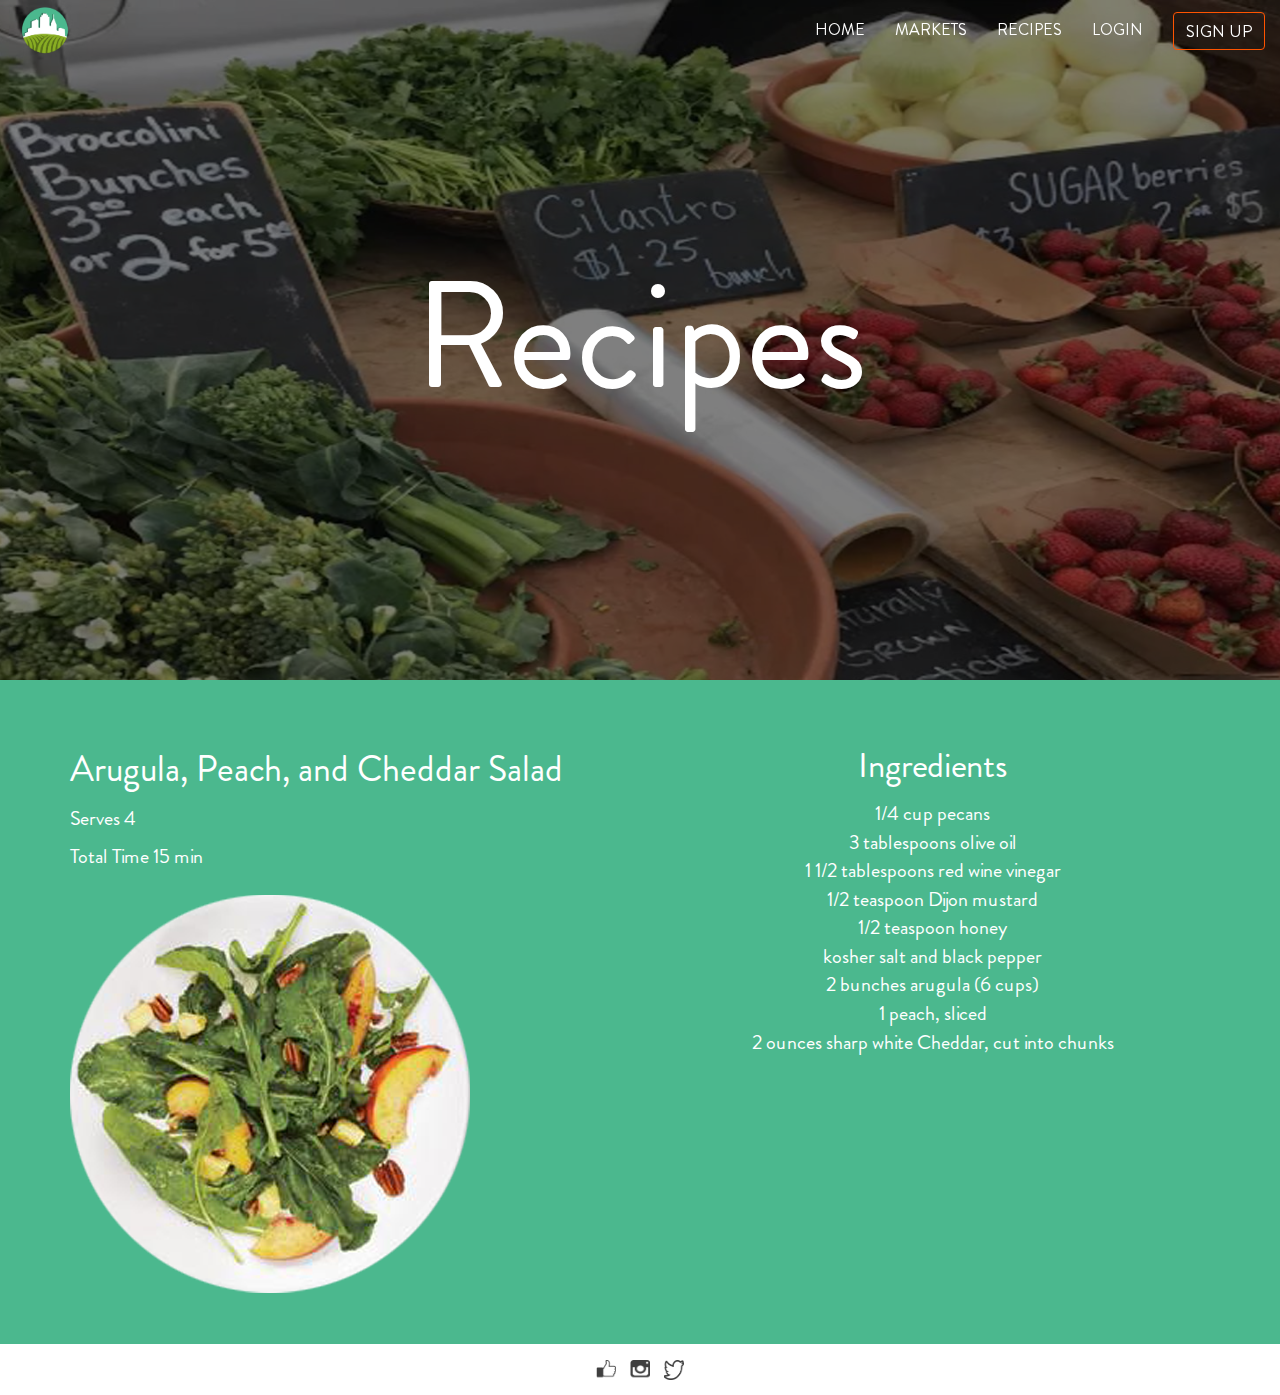
<file: recipes.html>
<!DOCTYPE html>
<html class="no-js" lang="">
    <head>
        <meta charset="utf-8">
        <meta http-equiv="x-ua-compatible" content="ie=edge">
        <title>InfarmMe</title>
        <meta name="description" content="">
        <meta name="viewport" content="width=device-width, initial-scale=1">

        <link rel="apple-touch-icon" href="apple-touch-icon.png">

        <link rel="stylesheet" href="https://maxcdn.bootstrapcdn.com/bootstrap/3.3.6/css/bootstrap.min.css">
        <link rel="stylesheet" href="css/styles.css">
    </head>
    <body>
        <div class="recipespage">
            <div class="tint"></div>
            <nav class="navbar navbar-custom navbar-fixed-top" id="mobile-menu">
                <div class="container-fluid mobile-overlay">
                    <div class="navbar-header">
                        <img src="images/logo.png" alt="logo" class="navbar-logo navbar-left"/>
                        <button type="button" class="navbar-toggle collapsed" data-toggle="collapse" data-target="#bs-example-navbar-collapse-1" aria-expanded="false">
                            <span class="sr-only">Toggle navigation</span>
                            <span class="icon-bar"></span>
                            <span class="icon-bar"></span>
                            <span class="icon-bar"></span>
                        </button>
                    </div>
                    <div class="collapse navbar-collapse" id="bs-example-navbar-collapse-1">
                        <img src="images/logo.png" alt="logo" class="navbar-logo-1 navbar-left"/>
                        <ul class="nav navbar-nav navbar-right">
                            <li class="active"><a href="index.html">HOME</a></li>
                            <li><a href="locations.html">MARKETS</a></li>
                            <li><a href="recipes.html">RECIPES</a></li>
                            <li><a href="#Login" data-toggle="modal" data-target="#Login">LOGIN</a></li>
                            <li class="button-align"><a href="#SignUp" data-toggle="modal" data-target="#SignUp"><button class="btn btn-primary button">SIGN UP</button></a></li>
                        </ul>
                    </div>
                </div>
            </nav>
        </div>
            <div id="Login" class="modal fade" role="dialog">
                <div class="modal-backdrop fade in">
                    <div class="modal-dialog">
                        <!-- Modal content-->
                        <div class="modal-content">
                            <div class="modal-header modal-close">
                                <button class="btn btn-default" data-dismiss="modal" aria-label="Close">X</button>
                            </div>
                             <div class="modal-body">
                                <br><input type="text" placeholder="Username or Email" name="username" class="login" id="myBtn"><br>
                                <br><input type="password" placeholder="Password" name="password" class="login"><br>
                             </div>
                             <div class="modal-footer">
                                <button type="button" class="btn btn-primary button button-on-white" data-dismiss="modal">LOGIN</button>
                             </div>
                        </div>
                    </div>
                </div>
            </div>
            <div id="SignUp" class="modal fade" role="dialog">
                <div class="modal-backdrop fade in">
                    <div class="modal-dialog">
                    <!-- Modal content-->
                        <div class="modal-content">
                            <div class="modal-header modal-close">
                                <button class="btn btn-default" data-dismiss="modal" aria-label="Close">X</button>
                            </div>
                            <div class="modal-body">
                                <h4 class="modal-title"> Choose whichever applies.</h4>
                                <input type="radio" name="" value="vendor"> Vendor<br>
                                <input type="radio" name="" value="customer"> Customer<br>
                                <br><input type="text" placeholder="Username" name="username" class="signup"><br>
                                <br><input type="text" placeholder="Email" name="email" class="signup"><br>
                                <br><input type="password" placeholder="Password" name="password" class="signup"><br>
                            </div>
                            <div class="modal-footer">
                                <button type="button" class="btn btn-primary button button-on-white" data-dismiss="modal">SIGN UP</button>
                            </div>
                        </div>
                    </div>
                </div>
            </div>
            <div class="theater">
                <div class="stage">
                    <p class="recipes-title"> Recipes </p>
                    <!-- <button type="button" class="btn btn-primary button1">SHOP & RESERVE</button> -->
                </div>
            </div>
            <div class="background-blue">
                <div class="container">
                    <div class="row">
                        <div class="col-md-6 tevin">
                            <div class="recipe">
                                <h1> Arugula, Peach, and Cheddar Salad </h1>
                            </div>
                            <div class="info">
                                <p> Serves 4 </p>
                                <p> Total Time 15 min </p>
                            </div>
                            <img src="images/salad.png" alt="" class="salad">
                        </div>
                        <div class="col-md-61 recipee">
                            <div class="ingredients-title">
                                <p> Ingredients </p>
                            </div>
                            <div class="ingredients">
                                <p> 1/4 cup pecans <br>
                                    3 tablespoons olive oil <br>
                                    1 1/2 tablespoons red wine vinegar <br>
                                    1/2 teaspoon Dijon mustard <br>
                                    1/2 teaspoon honey <br>
                                    kosher salt and black pepper <br>
                                    2 bunches arugula (6 cups) <br>
                                    1 peach, sliced <br>
                                    2 ounces sharp white Cheddar, cut into chunks <br> </p>
                            </div>
                        </div>
                    </div>
                </div>
            </div>
            <div class="footer">
                <div class="row links">
                    <div class="social">
                        <a href="https://www.facebook.com/InfarmMe"><img src="images/Like.1.png" alt="Facebook" class="social-network"/></a>
                        <a href="https://www.instagram.com/InfarmMe"><img src="images/Gram.1.png" alt="Instagram" class="social-network"/></a>
                        <a href="https://www.twitter.com/InfarmMe"><img src="images/Tweet.1.png" alt="Twitter" class="social-network"/></a>
                    </div>
                </div>
            </div>
        <script src="https://code.jquery.com/jquery-1.12.2.min.js"></script>
        <script src="https://maxcdn.bootstrapcdn.com/bootstrap/3.3.6/js/bootstrap.min.js"></script>
        <script src="js/main.js"></script>
    </body>
</html>
</file>
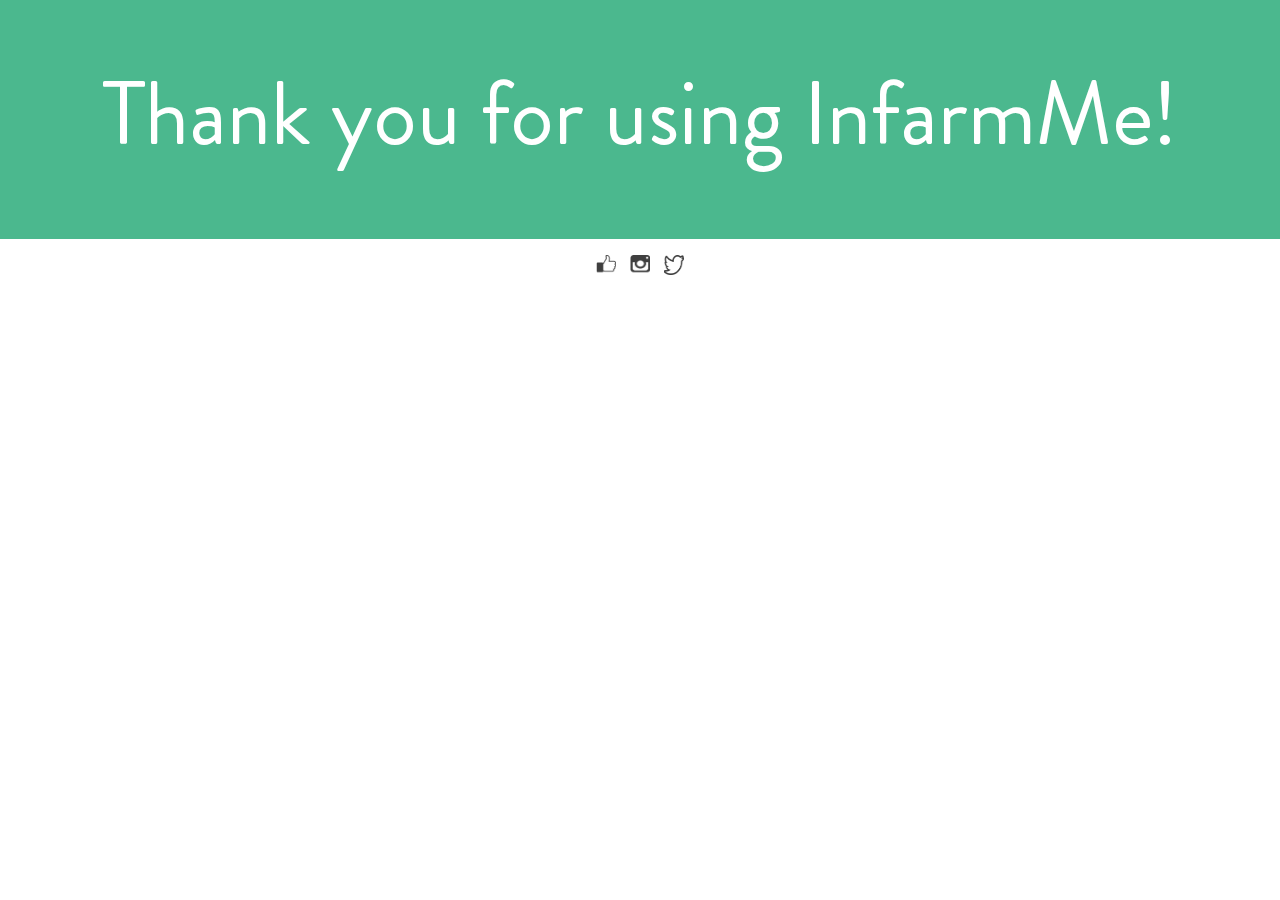
<file: thankyou.html>
<!doctype html>
<html class="no-js" lang="">
    <head>
        <meta charset="utf-8">
        <meta http-equiv="x-ua-compatible" content="ie=edge">
        <title>InfarmMe</title>
        <meta name="description" content="">
        <meta name="viewport" content="width=device-width, initial-scale=1">

        <link rel="apple-touch-icon" href="apple-touch-icon.png">

        <link rel="stylesheet" href="https://maxcdn.bootstrapcdn.com/bootstrap/3.3.6/css/bootstrap.min.css">
        <link rel="stylesheet" href="css/styles.css">
    </head>
    <body>
        <div class="background-blue">
            <p class="thankyou"> Thank you for using InfarmMe! </p>
        </div>

        <div class="footer">
            <div class="row links">
                <div class="social">
                    <a href="https://www.facebook.com/InfarmMe"><img src="images/Like.1.png" alt="Facebook" class="social-network"/></a>
                    <a href="https://www.instagram.com/InfarmMe"><img src="images/Gram.1.png" alt="Instagram" class="social-network"/></a>
                    <a href="https://www.twitter.com/InfarmMe"><img src="images/Tweet.1.png" alt="Twitter" class="social-network"/></a>
                </div>
            </div>
        </div>
        <script src="https://code.jquery.com/jquery-1.12.2.min.js"></script>
        <script src="https://maxcdn.bootstrapcdn.com/bootstrap/3.3.6/js/bootstrap.min.js"></script>
        <script src="js/main.js"></script>
    </body>
</html>
</file>
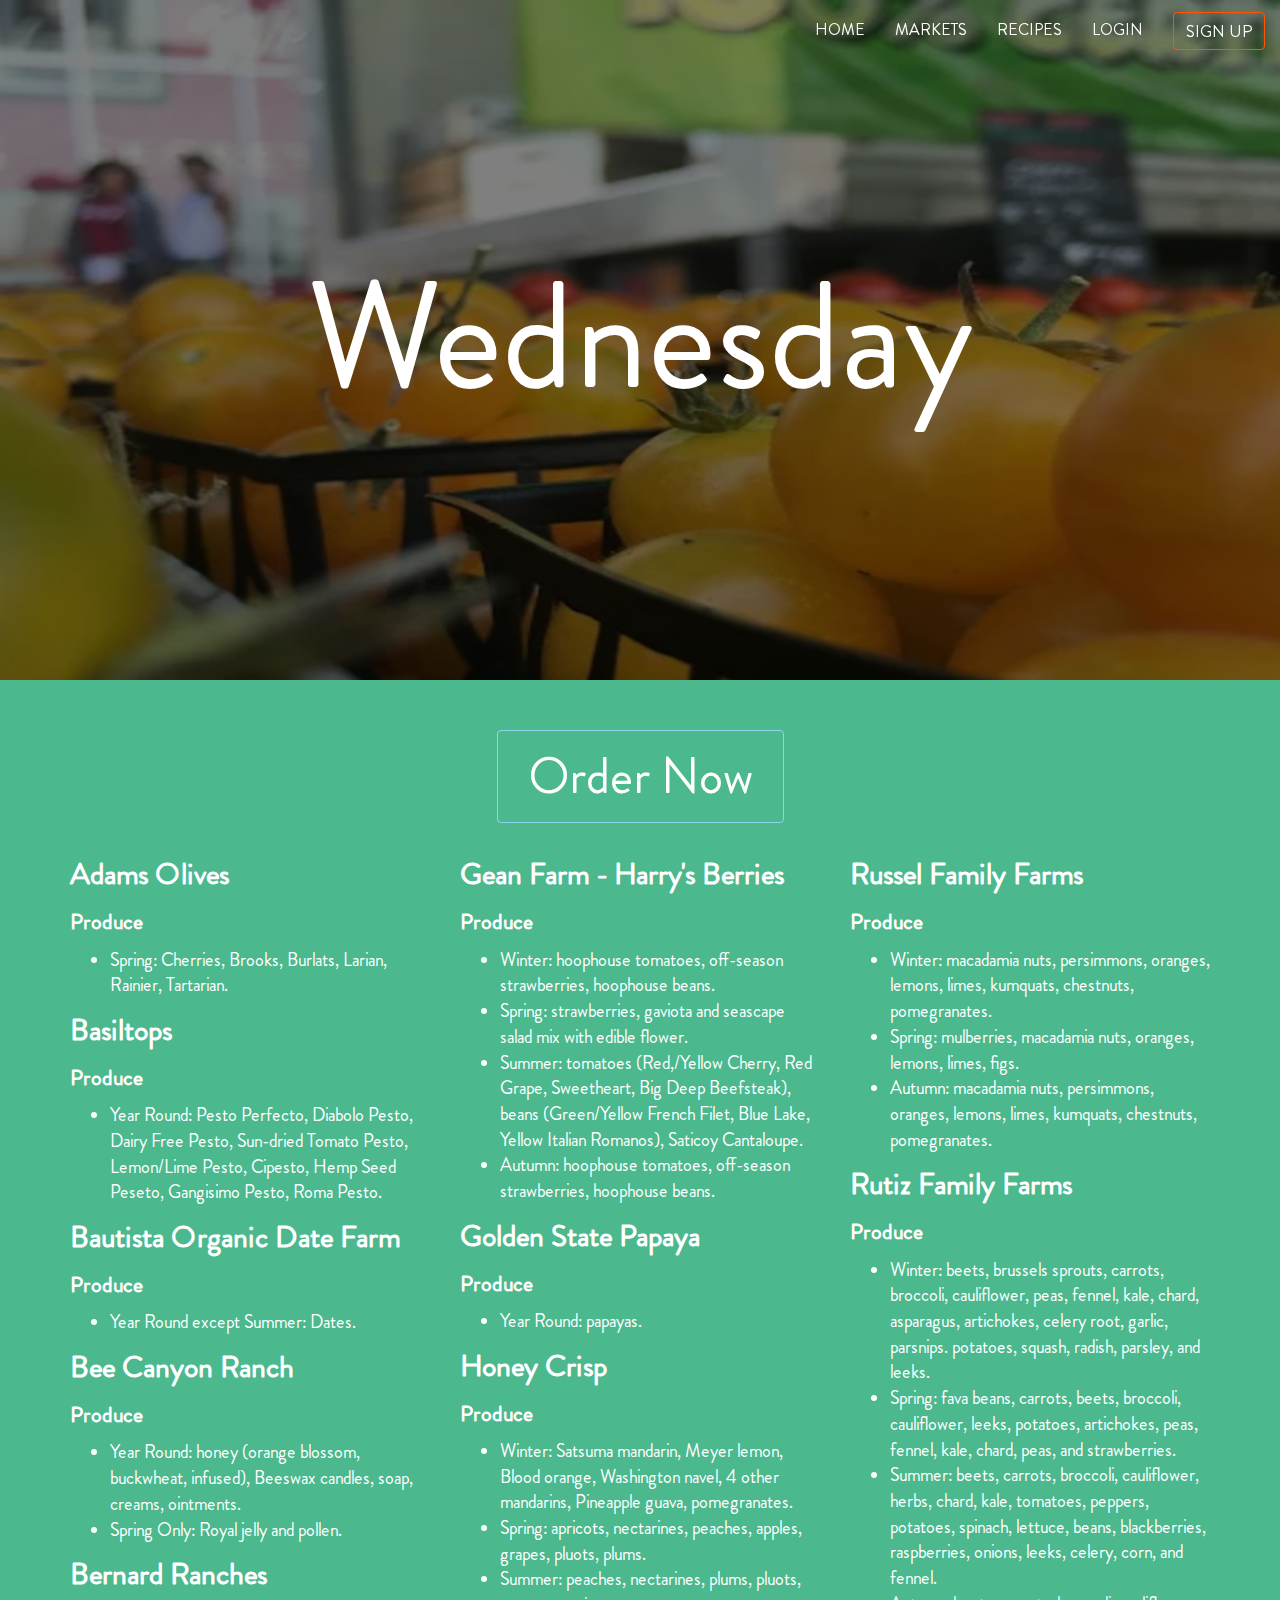
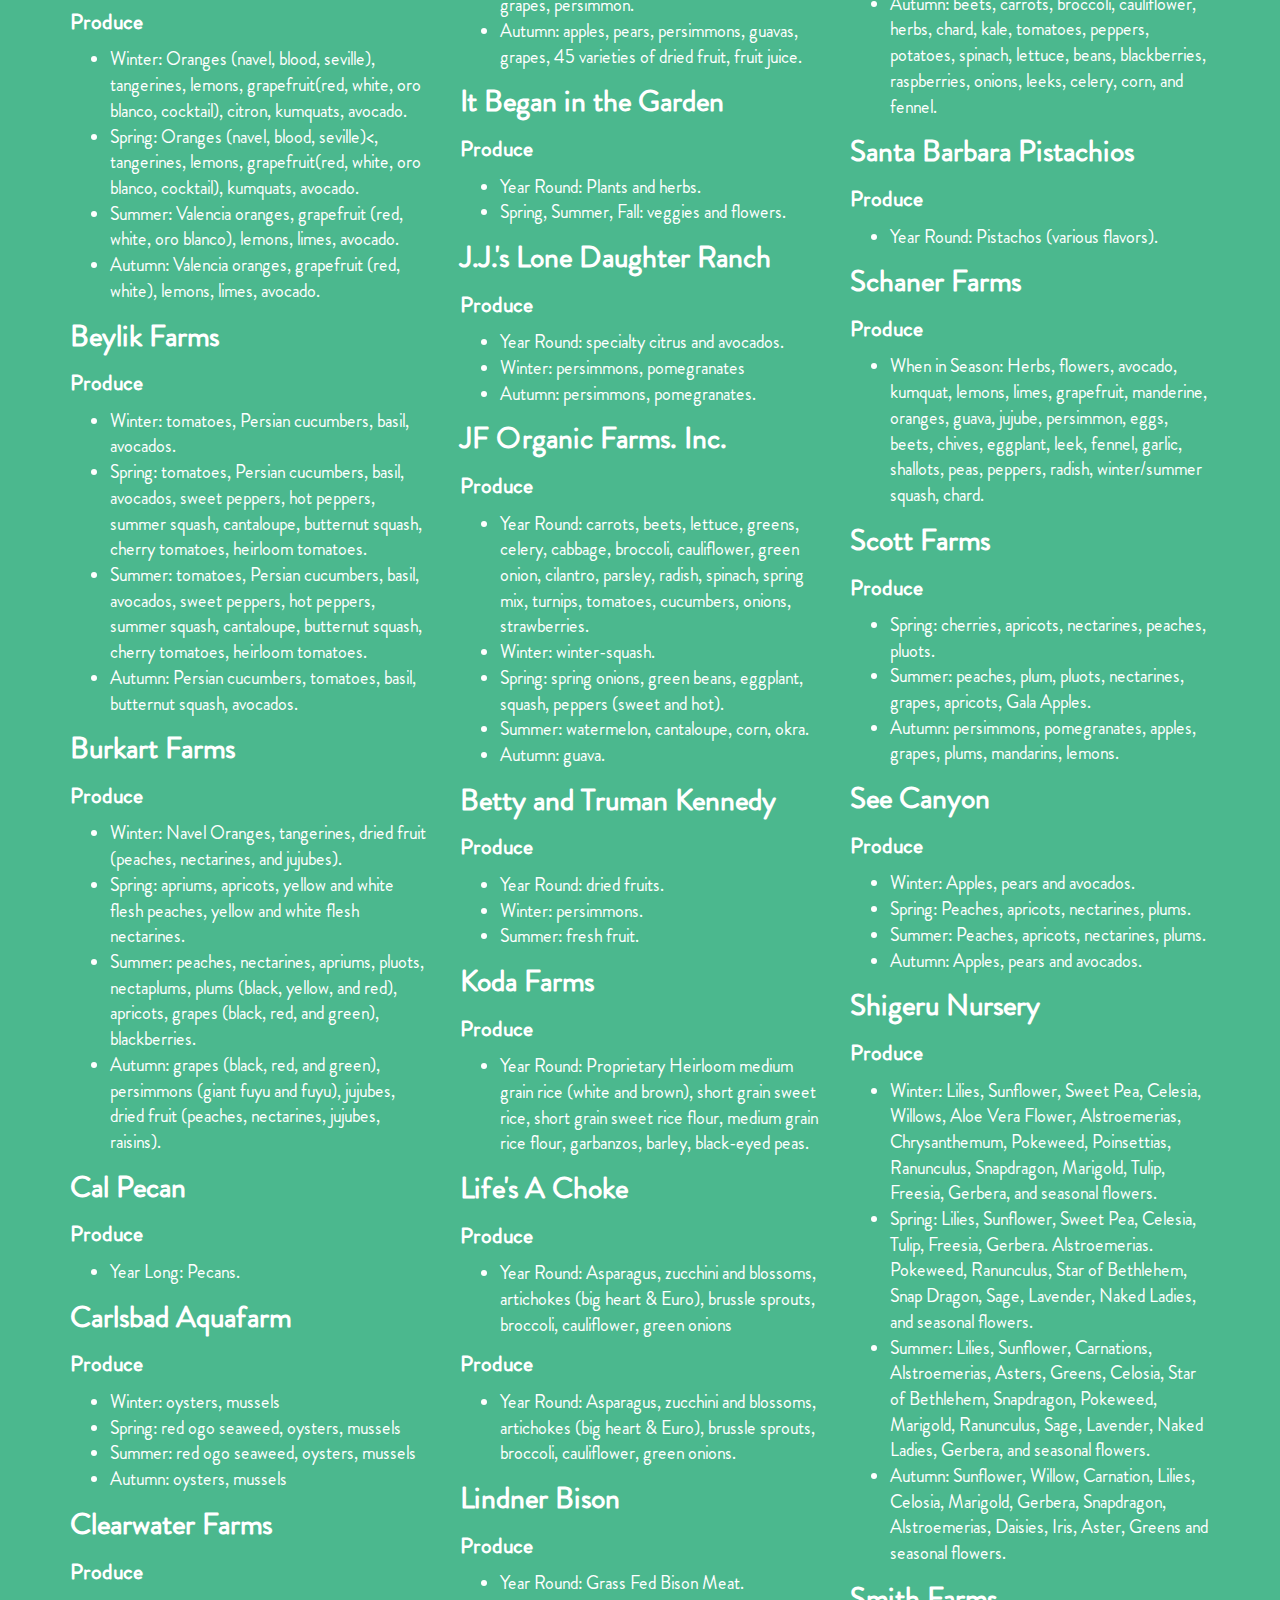
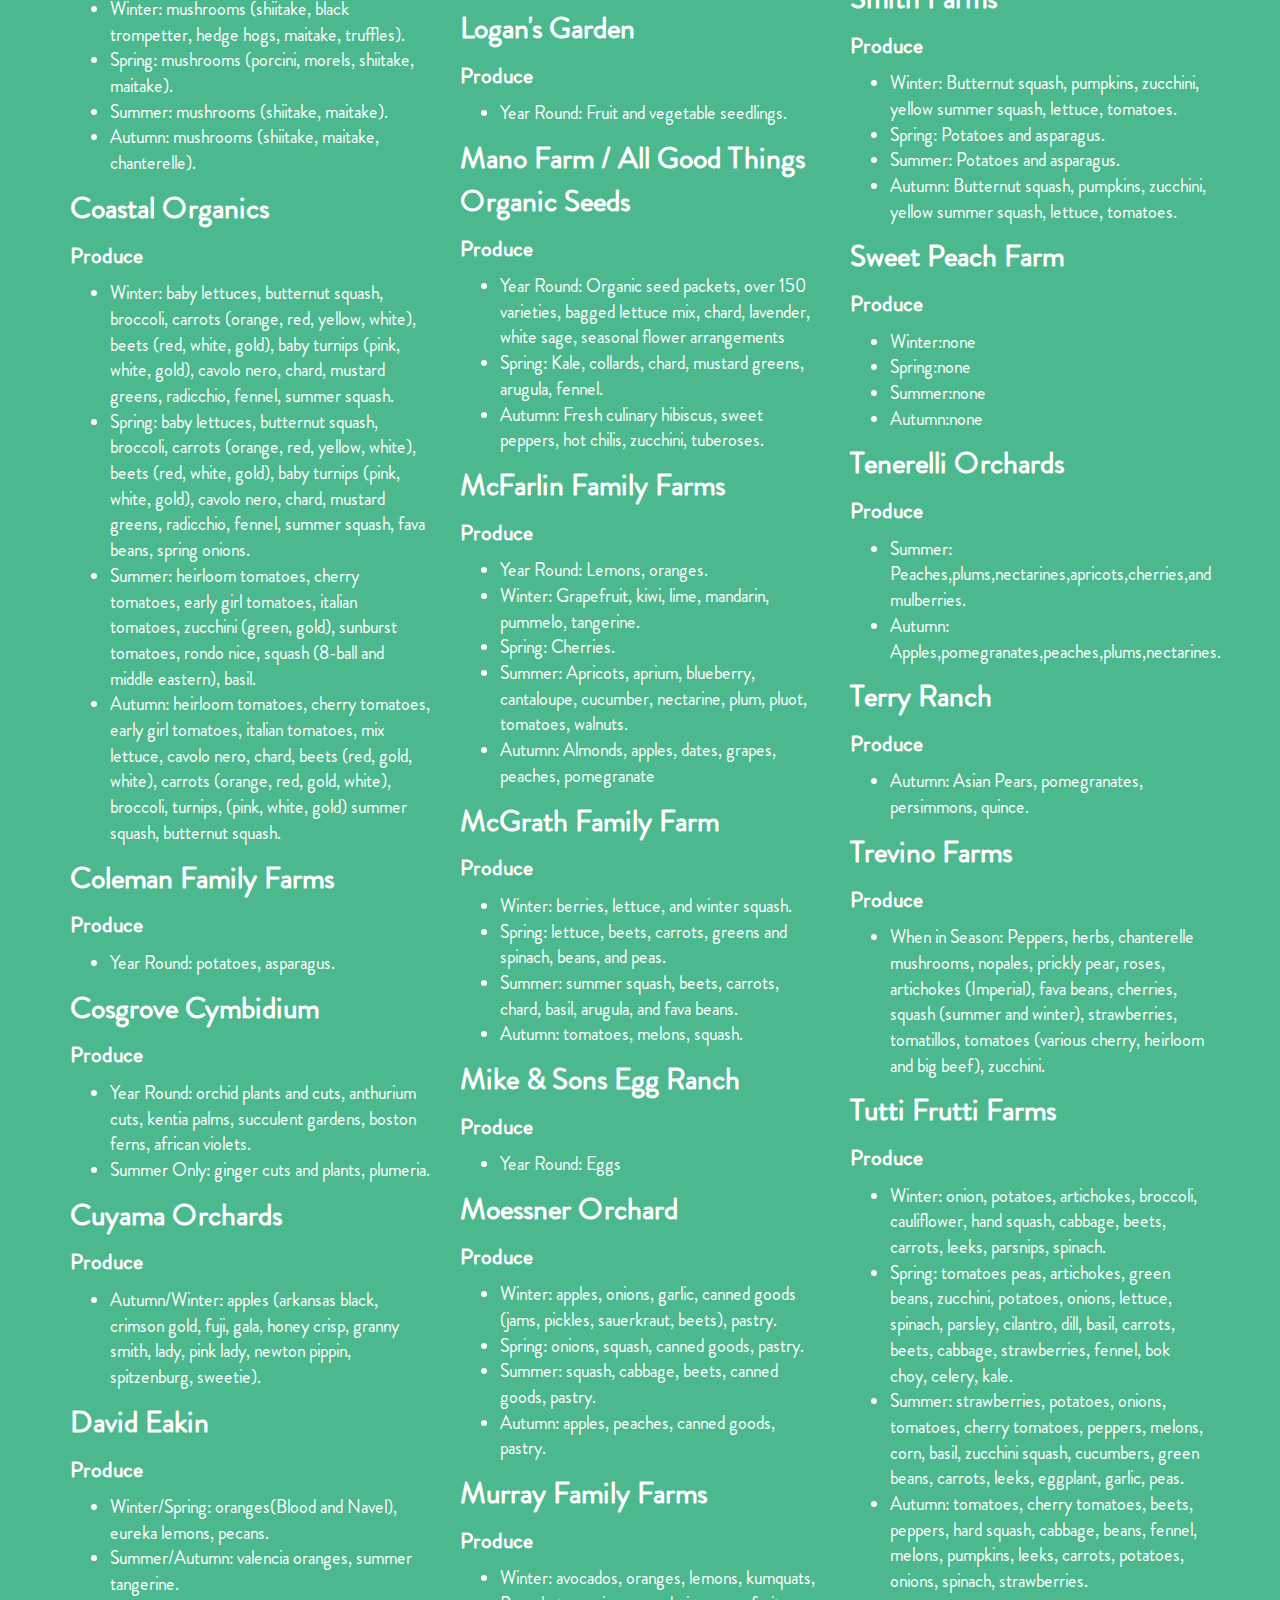
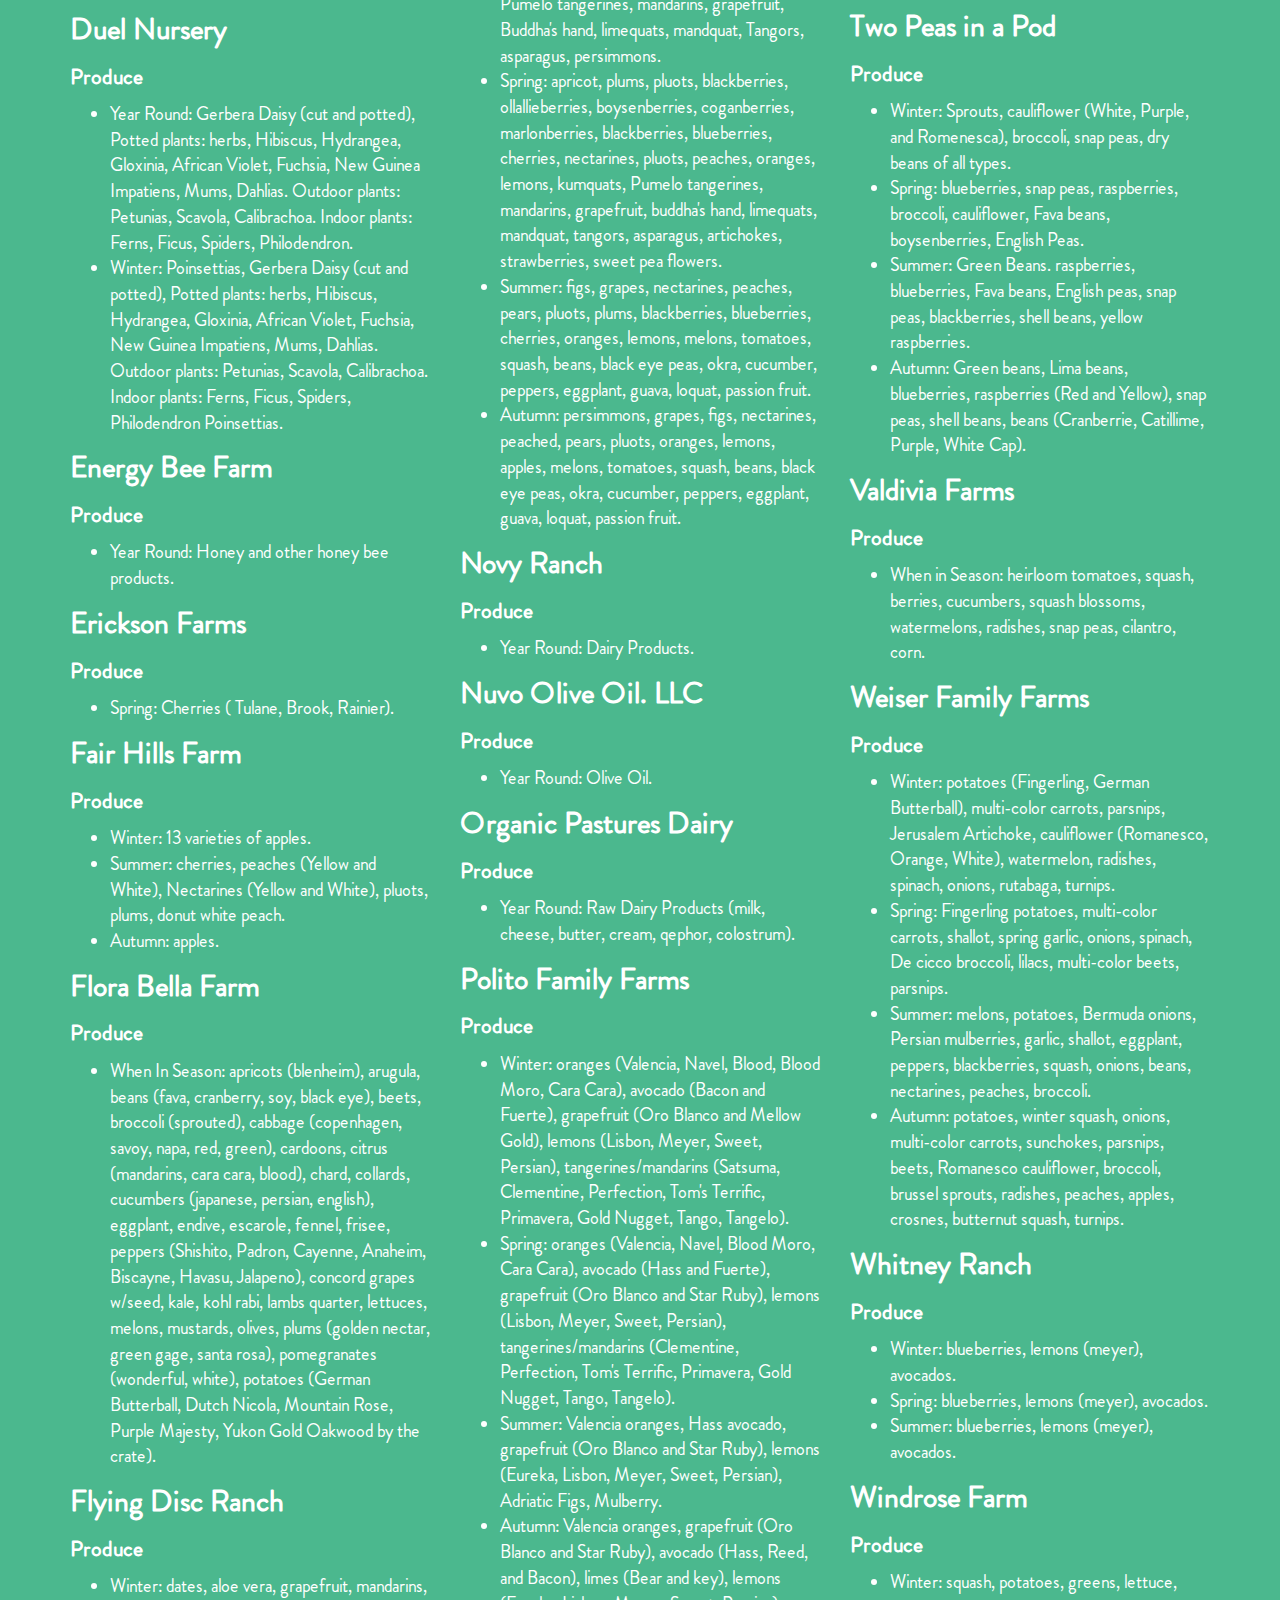
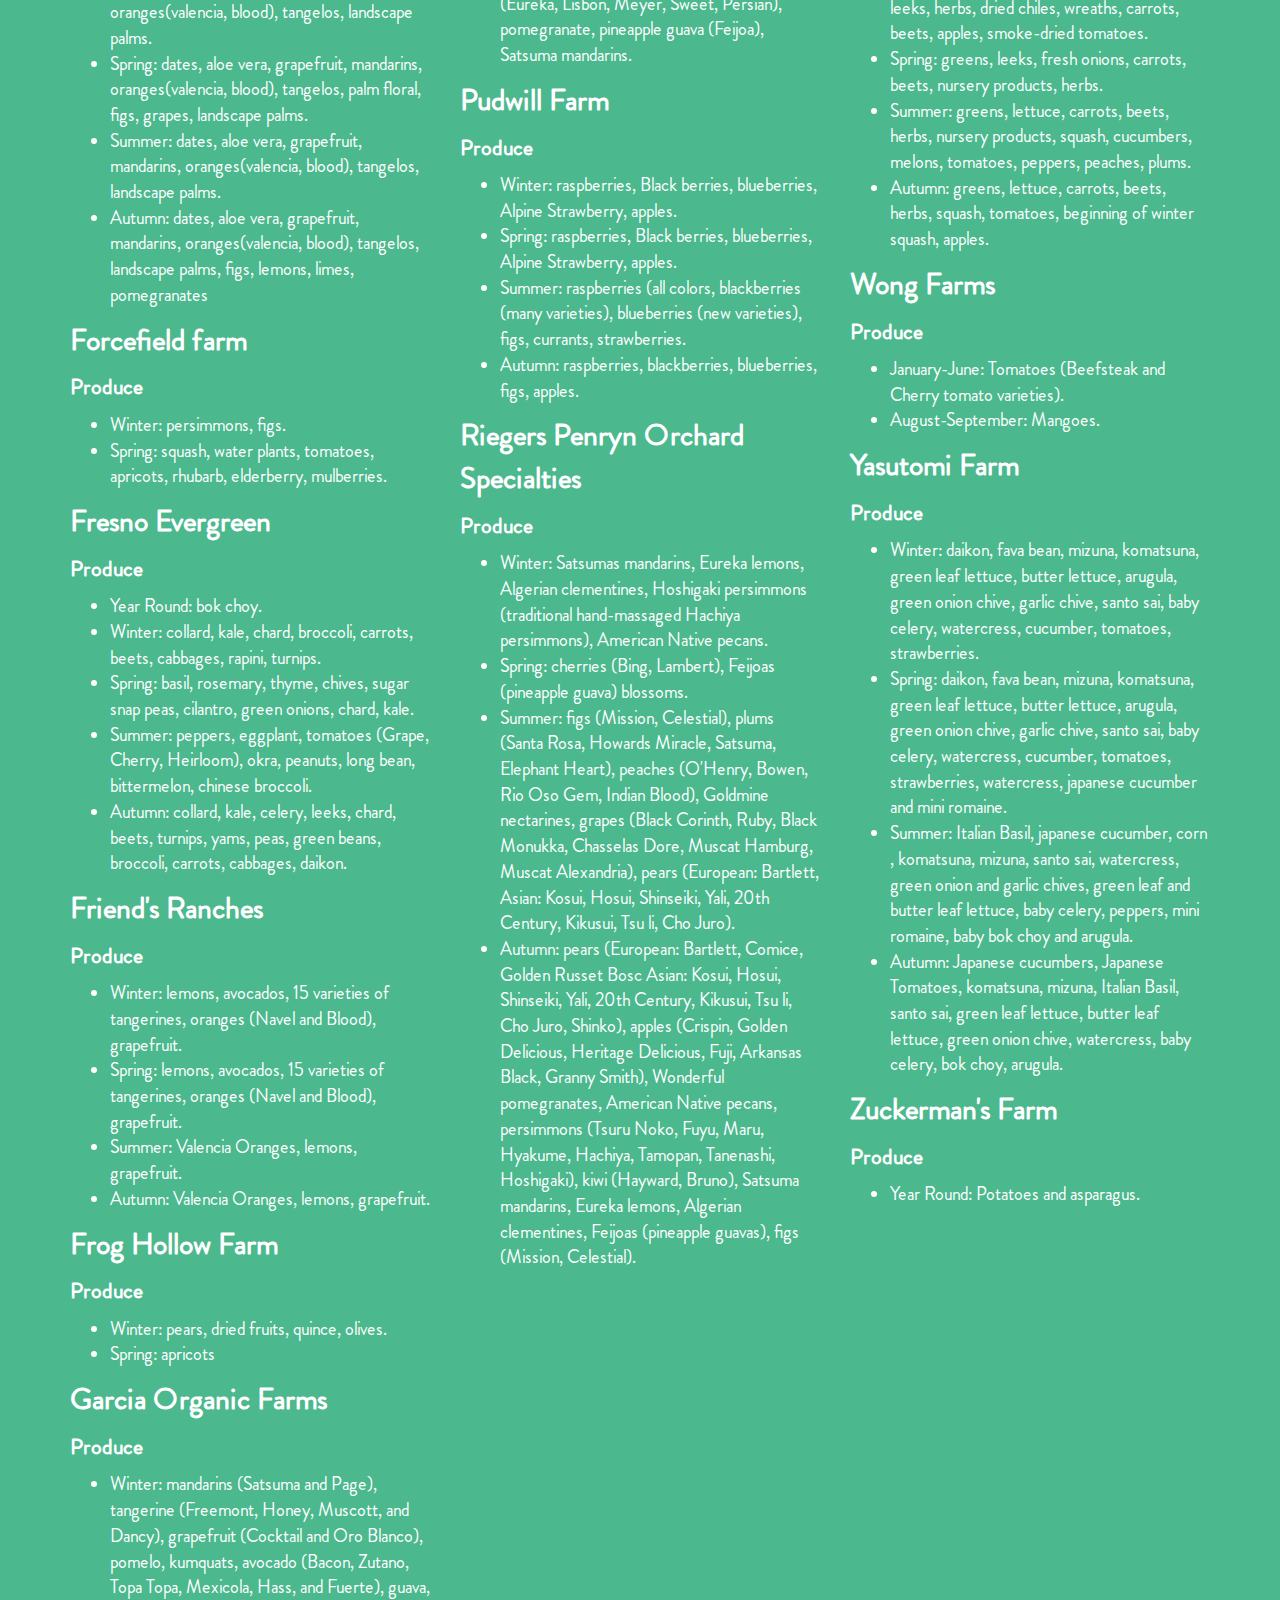
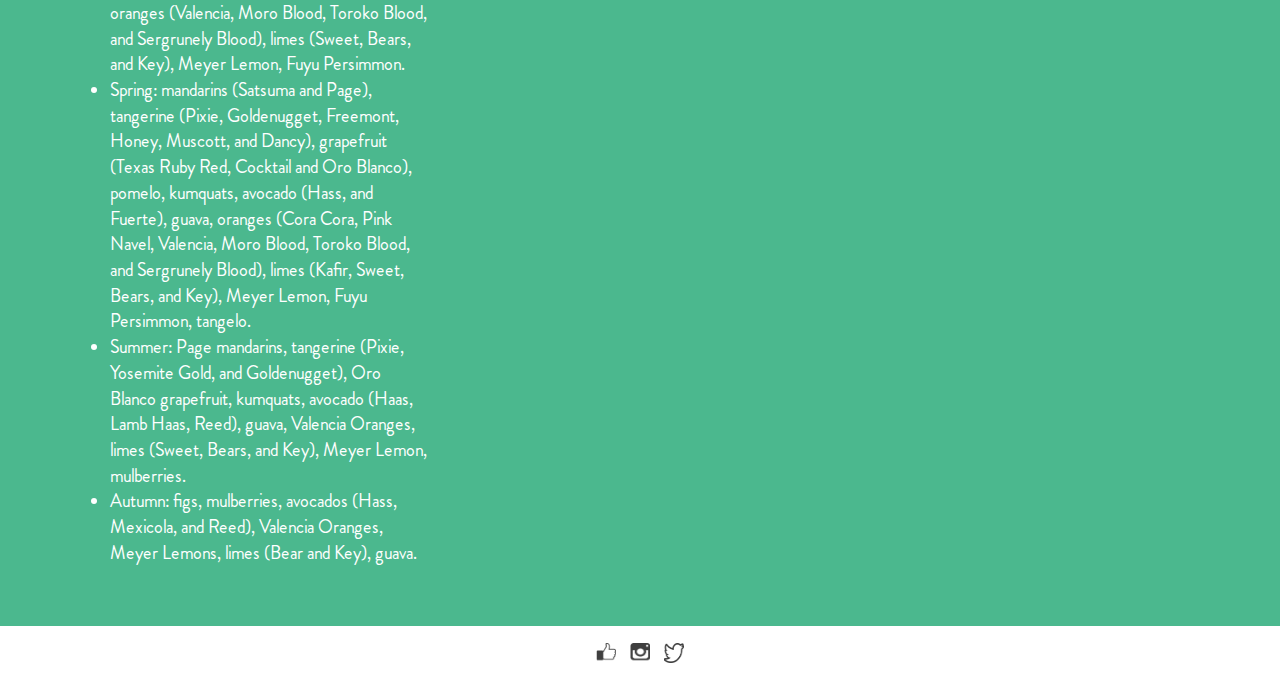
<file: vendors.html>
<!doctype html>
<html class="no-js" lang="">
    <head>
        <meta charset="utf-8">
        <meta http-equiv="x-ua-compatible" content="ie=edge">
        <title>InfarmMe</title>
        <meta name="description" content="">
        <meta name="viewport" content="width=device-width, initial-scale=1">

        <link rel="apple-touch-icon" href="apple-touch-icon.png">

        <link rel="stylesheet" href="https://maxcdn.bootstrapcdn.com/bootstrap/3.3.6/css/bootstrap.min.css">
        <link rel="stylesheet" href="css/styles.css">
    </head>
    <body>
        <div class="vendorspage">
            <div class="tint"></div>
            <nav class="navbar navbar-custom navbar-fixed-top" id="mobile-menu">
                <div class="container-fluid">
                    <div class="navbar-header">
                        <button type="button" class="navbar-toggle collapsed" data-toggle="collapse" data-target="#bs-example-navbar-collapse-1" aria-expanded="false">
                            <span class="sr-only">Toggle navigation</span>
                            <span class="icon-bar"></span>
                            <span class="icon-bar"></span>
                            <span class="icon-bar"></span>
                        </button>
                    </div>
                    <div class="collapse navbar-collapse" id="bs-example-navbar-collapse-1">
                        <ul class="nav navbar-nav navbar-right">
                            <li class="active"><a href="index.html">HOME</a></li>
                            <li><a href="locations.html">MARKETS</a></li>
                            <li><a href="recipes.html">RECIPES</a></li>
                            <li><a href="#Login" data-toggle="modal" data-target="#Login">LOGIN</a></li>
                            <li class="button-align"><a href="#SignUp" data-toggle="modal" data-target="#SignUp"><button class="btn btn-primary button">SIGN UP</button></a></li>
                     </ul>
                    </div>
                </div>
            </nav>
            <div id="Login" class="modal fade" role="dialog">
                <div class="modal-backdrop fade in">
                    <div class="modal-dialog">
                    <!-- Modal content-->
                        <div class="modal-content">
                            <div class="modal-header modal-close">
                                <button class="btn btn-default" data-dismiss="modal" aria-label="Close">X</button>
                            </div>
                            <div class="modal-body">
                                <br><input type="text" placeholder="Username or Email" name="username" class="login"><br>
                                <br><input type="password" placeholder="Password" name="password" class="login"><br>
                                <br>
                            </div>
                            <div class="modal-footer">
                                <button type="button" class="btn btn-primary button button-on-white" data-dismiss="modal">LOGIN</button>
                            </div>
                        </div>
                    </div>
                </div>
            </div>
            <div id="SignUp" class="modal fade" role="dialog">
                <div class="modal-backdrop fade in">
                    <div class="modal-dialog">
                        <!-- Modal content-->
                        <div class="modal-content">
                            <div class="modal-header modal-close">
                                <button class="btn btn-default" data-dismiss="modal" aria-label="Close">X</button>
                            </div>
                            <div class="modal-body">
                                <h4 class="modal-title"> Choose whichever applies.</h4>
                                <input type="radio" name="" value="vendor"> Vendor<br>
                                <input type="radio" name="" value="customer"> Customer<br>
                                <br><input type="text" placeholder="Username" name="username" class="signup"><br>
                                <br><input type="text" placeholder="Email" name="email" class="signup"><br>
                                <br><input type="password" placeholder="Password" name="password" class="signup"><br>
                            </div>
                            <div class="modal-footer">
                                <button type="button" class="btn btn-primary button button-on-white" data-dismiss="modal">SIGN UP</button>
                            </div>
                        </div>
                    </div>
                </div>
            </div>
            <div class="theater">
                <div class="stage">
                    <p class="vendors-title"> Wednesday </p>
                </div>
            </div>
        </div>
        <div class="background-blue">
            <div class="text-center">
                <div class="vendor-order">
                    <a href="orderform.html" class="btn btn-secondary order-button lana">Order Now</a>
                </div>
            </div>
            <div class="container">
                <div class="row">
                    <div class="col-md-4">
                        <div class="farmers">
                            <p class="farm-name">Adams Olives</p>
                            <p class="farmer-produce">Produce</p>
                            <ul class="text-left">
                                <li class="seasons">Spring: Cherries, Brooks, Burlats, Larian, Rainier, Tartarian.</li>
                            </ul>
                        </div>
                        <div class="farmers">
                            <p class="farm-name">Basiltops</p>
                            <p class="farmer-produce">Produce</p>
                            <ul class="text-left">
                                <li class="seasons">Year Round: Pesto Perfecto, Diabolo Pesto, Dairy Free Pesto, Sun-dried Tomato Pesto, Lemon/Lime Pesto, Cipesto, Hemp Seed Peseto, Gangisimo Pesto, Roma Pesto.</li>
                            </ul>
                        </div>
                        <div class="farmers">
                            <p class="farm-name">Bautista Organic Date Farm</p>
                            <p class="farmer-produce">Produce</p>
                            <ul class="text-left">
                                <li class="seasons">Year Round except Summer: Dates.</li>
                            </ul>
                        </div>
                        <div class="farmers">
                            <p class="farm-name">Bee Canyon Ranch</p>
                            <p class="farmer-produce">Produce</p>
                            <ul class="text-left">
                                <li class="seasons">Year Round: honey (orange blossom, buckwheat, infused), Beeswax candles, soap, creams, ointments.</li>
                                <li class="seasons">Spring Only: Royal jelly and pollen.</li>
                            </ul>
                        </div>
                        <div class="farmers">
                            <p class="farm-name">Bernard Ranches</p>
                            <p class="farmer-produce">Produce</p>
                            <ul class="text-left">
                                <li class="seasons">Winter: Oranges (navel, blood, seville), tangerines, lemons, grapefruit(red, white, oro blanco, cocktail), citron, kumquats, avocado.</li>
                                <li class="seasons">Spring: Oranges (navel, blood, seville)<, tangerines, lemons, grapefruit(red, white, oro blanco, cocktail), kumquats, avocado.</li>
                                <li class="seasons">Summer: Valencia oranges, grapefruit (red, white, oro blanco), lemons, limes, avocado.</li>
                                <li class="seasons">Autumn: Valencia oranges, grapefruit (red, white), lemons, limes, avocado.</li>
                            </ul>
                        </div>
                        <div class="farmers">
                            <p class="farm-name">Beylik Farms</p>
                            <p class="farmer-produce">Produce</p>
                            <ul class="text-left">
                                <li class="seasons">Winter: tomatoes, Persian cucumbers, basil, avocados.</li>
                                <li class="seasons">Spring: tomatoes, Persian cucumbers, basil, avocados, sweet peppers, hot peppers, summer squash, cantaloupe, butternut squash, cherry tomatoes, heirloom tomatoes.</li>
                                <li class="seasons">Summer: tomatoes, Persian cucumbers, basil, avocados, sweet peppers, hot peppers, summer squash, cantaloupe, butternut squash, cherry tomatoes, heirloom tomatoes.</li>
                                <li class="seasons">Autumn: Persian cucumbers, tomatoes, basil, butternut squash, avocados.</li>
                            </ul>
                        </div>
                        <div class="farmers">
                            <p class="farm-name">Burkart Farms</p>
                            <p class="farmer-produce">Produce</p>
                            <ul class="text-left">
                                <li class="seasons">Winter: Navel Oranges, tangerines, dried fruit (peaches, nectarines, and jujubes).</li>
                                <li class="seasons">Spring: apriums, apricots, yellow and white flesh peaches, yellow and white flesh nectarines.</li>
                                <li class="seasons">Summer: peaches, nectarines, apriums, pluots, nectaplums, plums (black, yellow, and red), apricots, grapes (black, red, and green), blackberries.</li>
                                <li class="seasons">Autumn: grapes (black, red, and green), persimmons (giant fuyu and fuyu), jujubes, dried fruit (peaches, nectarines, jujubes, raisins).</li>
                            </ul>
                        </div>
                        <div class="farmers">
                            <p class="farm-name">Cal Pecan</p>
                            <p class="farmer-produce">Produce</p>
                            <ul class="text-left">
                                <li class="seasons">Year Long: Pecans.</li>
                            </ul>
                        </div>
                        <div class="farmers">
                            <p class="farm-name">Carlsbad Aquafarm</p>
                            <p class="farmer-produce">Produce</p>
                            <ul class="text-left">
                                <li class="seasons">Winter: oysters, mussels</li>
                                <li class="seasons">Spring: red ogo seaweed, oysters, mussels</li>
                                <li class="seasons">Summer: red ogo seaweed, oysters, mussels</li>
                                <li class="seasons">Autumn: oysters, mussels</li>
                            </ul>
                        </div>
                        <div class="farmers">
                            <p class="farm-name">Clearwater Farms</p>
                            <p class="farmer-produce">Produce</p>
                            <ul class="text-left">
                                <li class="seasons">Winter: mushrooms (shiitake, black trompetter, hedge hogs, maitake, truffles).</li>
                                <li class="seasons">Spring: mushrooms (porcini, morels, shiitake, maitake).</li>
                                <li class="seasons">Summer: mushrooms (shiitake, maitake).</li>
                                <li class="seasons">Autumn: mushrooms (shiitake, maitake, chanterelle).</li>
                            </ul>
                        </div>
                        <div class="farmers">
                            <p class="farm-name">Coastal Organics</p>
                            <p class="farmer-produce">Produce</p>
                            <ul class="text-left">
                                <li class="seasons">Winter: baby lettuces, butternut squash, broccoli, carrots (orange, red, yellow, white), beets (red, white, gold), baby turnips (pink, white, gold), cavolo nero, chard, mustard greens, radicchio, fennel, summer squash.</li>
                                <li class="seasons">Spring: baby lettuces, butternut squash, broccoli, carrots (orange, red, yellow, white), beets (red, white, gold), baby turnips (pink, white, gold), cavolo nero, chard, mustard greens, radicchio, fennel, summer squash, fava beans, spring onions.</li>
                                <li class="seasons">Summer: heirloom tomatoes, cherry tomatoes, early girl tomatoes, italian tomatoes, zucchini (green, gold), sunburst tomatoes, rondo nice, squash (8-ball and middle eastern), basil. </li>
                                <li class="seasons">Autumn: heirloom tomatoes, cherry tomatoes, early girl tomatoes, italian tomatoes, mix lettuce, cavolo nero, chard, beets (red, gold, white), carrots (orange, red, gold, white), broccoli, turnips, (pink, white, gold) summer squash, butternut squash.</li>
                            </ul>
                        </div>
                        <div class="farmers">
                            <p class="farm-name">Coleman Family Farms</p>
                            <p class="farmer-produce">Produce</p>
                            <ul class="text-left">
                                <li class="seasons">Year Round: potatoes, asparagus.</li>
                            </ul>
                        </div>
                        <div class="farmers">
                            <p class="farm-name">Cosgrove Cymbidium</p>
                            <p class="farmer-produce">Produce</p>
                            <ul class="text-left">
                                <li class="seasons">Year Round: orchid plants and cuts, anthurium cuts, kentia palms, succulent gardens, boston ferns, african violets.</li>
                                <li class="seasons">Summer Only: ginger cuts and plants, plumeria.</li>
                            </ul>
                        </div>
                        <div class="farmers">
                            <p class="farm-name">Cuyama Orchards</p>
                            <p class="farmer-produce">Produce</p>
                            <ul class="text-left">
                                <li class="seasons">Autumn/Winter: apples (arkansas black, crimson gold, fuji, gala, honey crisp, granny smith, lady, pink lady, newton pippin, spitzenburg, sweetie).</li>
                            </ul>
                        </div>
                        <div class="farmers">
                            <p class="farm-name">David Eakin</p>
                            <p class="farmer-produce">Produce</p>
                            <ul class="text-left">
                                <li class="seasons">Winter/Spring: oranges(Blood and Navel), eureka lemons, pecans.</li>
                                <li class="seasons">Summer/Autumn: valencia oranges, summer tangerine.</li>
                            </ul>
                        </div>
                        <div class="farmers">
                            <p class="farm-name">Duel Nursery</p>
                            <p class="farmer-produce">Produce</p>
                            <ul class="text-left">
                                <li class="seasons">Year Round: Gerbera Daisy (cut and potted), Potted plants: herbs, Hibiscus, Hydrangea, Gloxinia, African Violet, Fuchsia, New Guinea Impatiens, Mums, Dahlias. Outdoor plants: Petunias, Scavola, Calibrachoa. Indoor plants: Ferns, Ficus, Spiders, Philodendron.</li>
                                <li class="seasons">Winter: Poinsettias, Gerbera Daisy (cut and potted), Potted plants: herbs, Hibiscus, Hydrangea, Gloxinia, African Violet, Fuchsia, New Guinea Impatiens, Mums, Dahlias. Outdoor plants: Petunias, Scavola, Calibrachoa. Indoor plants: Ferns, Ficus, Spiders, Philodendron Poinsettias.</li>
                            </ul>
                        </div>
                        <div class="farmers">
                            <p class="farm-name">Energy Bee Farm</p>
                            <p class="farmer-produce">Produce</p>
                            <ul class="text-left">
                                <li class="seasons">Year Round: Honey and other honey bee products.</li>
                            </ul>
                        </div>
                        <div class="farmers">
                            <p class="farm-name">Erickson Farms</p>
                            <p class="farmer-produce">Produce</p>
                            <ul class="text-left">
                                <li class="seasons">Spring: Cherries ( Tulane, Brook, Rainier).</li>
                            </ul>
                        </div>
                        <div class="farmers">
                            <p class="farm-name">Fair Hills Farm</p>
                            <p class="farmer-produce">Produce</p>
                            <ul class="text-left">
                                <li class="seasons">Winter: 13 varieties of apples.</li>
                                <li class="seasons">Summer: cherries, peaches (Yellow and White), Nectarines (Yellow and White), pluots, plums, donut white peach.</li>
                                <li class="seasons">Autumn: apples.</li>
                            </ul>
                        </div>
                        <div class="farmers">
                            <p class="farm-name">Flora Bella Farm</p>
                            <p class="farmer-produce">Produce</p>
                            <ul class="text-left">
                                <li class="seasons">When In Season: apricots (blenheim), arugula, beans (fava, cranberry, soy, black eye), beets, broccoli (sprouted), cabbage (copenhagen, savoy, napa, red, green),
                                     cardoons, citrus (mandarins, cara cara, blood), chard, collards, cucumbers (japanese, persian, english),
                                    eggplant, endive, escarole, fennel, frisee, peppers (Shishito, Padron, Cayenne, Anaheim, Biscayne, Havasu, Jalapeno),
                                    concord grapes w/seed, kale, kohl rabi, lambs quarter, lettuces, melons, mustards, olives, plums (golden nectar, green gage, santa rosa),
                                    pomegranates (wonderful, white), potatoes (German Butterball, Dutch Nicola, Mountain Rose, Purple Majesty, Yukon Gold Oakwood by the crate).
                                </li>
                            </ul>
                        </div>
                        <div class="farmers">
                            <p class="farm-name">Flying Disc Ranch</p>
                            <p class="farmer-produce">Produce</p>
                            <ul class="text-left">
                                <li class="seasons">Winter: dates, aloe vera, grapefruit, mandarins, oranges(valencia, blood), tangelos, landscape palms.</li>
                                <li class="seasons">Spring: dates, aloe vera, grapefruit, mandarins, oranges(valencia, blood), tangelos, palm floral, figs, grapes, landscape palms.</li>
                                <li class="seasons">Summer: dates, aloe vera, grapefruit, mandarins, oranges(valencia, blood), tangelos, landscape palms.</li>
                                <li class="seasons">Autumn: dates, aloe vera, grapefruit, mandarins, oranges(valencia, blood), tangelos, landscape palms, figs, lemons, limes, pomegranates</li>
                            </ul>
                        </div>
                        <div class="farmers">
                            <p class="farm-name">Forcefield farm</p>
                            <p class="farmer-produce">Produce</p>
                            <ul class="text-left">
                                <li class="seasons">Winter: persimmons, figs.</li>
                                <li class="seasons">Spring: squash, water plants, tomatoes, apricots, rhubarb, elderberry, mulberries.</li>
                            </ul>
                        </div>
                        <div class="farmers">
                            <p class="farm-name">Fresno Evergreen</p>
                            <p class="farmer-produce">Produce</p>
                            <ul class="text-left">
                                <li class="seasons">Year Round: bok choy.</li>
                                <li class="seasons">Winter: collard, kale, chard, broccoli, carrots, beets, cabbages, rapini, turnips.</li>
                                <li class="seasons">Spring: basil, rosemary, thyme, chives, sugar snap peas, cilantro, green onions, chard, kale.</li>
                                <li class="seasons">Summer: peppers, eggplant, tomatoes (Grape, Cherry, Heirloom), okra, peanuts, long bean, bittermelon, chinese broccoli.</li>
                                <li class="seasons">Autumn: collard, kale, celery, leeks, chard, beets, turnips, yams, peas, green beans, broccoli, carrots, cabbages, daikon.</li>
                            </ul>
                        </div>
                        <div class="farmers">
                            <p class="farm-name">Friend's Ranches</p>
                            <p class="farmer-produce">Produce</p>
                            <ul class="text-left">
                                <li class="seasons">Winter: lemons, avocados, 15 varieties of tangerines, oranges (Navel and Blood), grapefruit.</li>
                                <li class="seasons">Spring: lemons, avocados, 15 varieties of tangerines, oranges (Navel and Blood), grapefruit.</li>
                                <li class="seasons">Summer: Valencia Oranges, lemons, grapefruit.</li>
                                <li class="seasons">Autumn: Valencia Oranges, lemons, grapefruit.</li>
                            </ul>
                        </div>
                        <div class="farmers">
                            <p class="farm-name">Frog Hollow Farm</p>
                            <p class="farmer-produce">Produce</p>
                            <ul class="text-left">
                                <li class="seasons">Winter: pears, dried fruits, quince, olives.</li>
                                <li class="seasons">Spring: apricots</li>
                            </ul>
                        </div>
                        <div class="farmers">
                            <p class="farm-name">Garcia Organic Farms</p>
                            <p class="farmer-produce">Produce</p>
                            <ul class="text-left">
                                <li class="seasons">Winter: mandarins (Satsuma and Page), tangerine (Freemont, Honey, Muscott, and Dancy), grapefruit (Cocktail and Oro Blanco), pomelo, kumquats, avocado (Bacon, Zutano, Topa Topa, Mexicola, Hass, and Fuerte), guava, oranges (Valencia, Moro Blood, Toroko Blood, and Sergrunely Blood), limes (Sweet, Bears, and Key), Meyer Lemon, Fuyu Persimmon.</li>
                                <li class="seasons">Spring: mandarins (Satsuma and Page), tangerine (Pixie, Goldenugget, Freemont, Honey, Muscott, and Dancy), grapefruit (Texas Ruby Red, Cocktail and Oro Blanco), pomelo, kumquats, avocado (Hass, and Fuerte), guava, oranges (Cora Cora, Pink Navel, Valencia, Moro Blood, Toroko Blood, and Sergrunely Blood), limes (Kafir, Sweet, Bears, and Key), Meyer Lemon, Fuyu Persimmon, tangelo.</li>
                                <li class="seasons">Summer: Page mandarins, tangerine (Pixie, Yosemite Gold, and Goldenugget), Oro Blanco grapefruit, kumquats, avocado (Haas, Lamb Haas, Reed), guava, Valencia Oranges, limes (Sweet, Bears, and Key), Meyer Lemon,  mulberries.</li>
                                <li class="seasons">Autumn: figs, mulberries, avocados (Hass, Mexicola, and Reed), Valencia Oranges, Meyer Lemons, limes (Bear and Key), guava.</li>
                            </ul>
                        </div>
                    </div>
                    <div class="col-md-4">
                        <div class="farmers">
                            <p class="farm-name">Gean Farm - Harry's Berries</p>
                            <p class="farmer-produce">Produce</p>
                            <ul class="text-left">
                                <li class="seasons">Winter: hoophouse tomatoes, off-season strawberries, hoophouse beans.</li>
                                <li class="seasons">Spring: strawberries, gaviota and seascape salad mix with edible flower.</li>
                                <li class="seasons">Summer: tomatoes (Red,/Yellow Cherry, Red Grape, Sweetheart, Big Deep Beefsteak), beans (Green/Yellow French Filet, Blue Lake, Yellow Italian Romanos), Saticoy Cantaloupe.</li>
                                <li class="seasons">Autumn: hoophouse tomatoes, off-season strawberries, hoophouse beans.</li>
                            </ul>
                        </div>
                        <div class="farmers">
                            <p class="farm-name">Golden State Papaya</p>
                            <p class="farmer-produce">Produce</p>
                            <ul class="text-left">
                                <li class="seasons">Year Round: papayas.</li>
                            </ul>
                        </div>
                        <div class="farmers">
                            <p class="farm-name">Honey Crisp</p>
                            <p class="farmer-produce">Produce</p>
                            <ul class="text-left">
                                <li class="seasons">Winter: Satsuma mandarin, Meyer lemon, Blood orange, Washington navel, 4 other mandarins, Pineapple guava, pomegranates.</li>
                                <li class="seasons">Spring: apricots, nectarines, peaches, apples, grapes, pluots, plums.</li>
                                <li class="seasons">Summer: peaches, nectarines, plums, pluots, grapes, persimmon.</li>
                                <li class="seasons">Autumn: apples, pears, persimmons, guavas, grapes, 45 varieties of dried fruit, fruit juice.</li>
                            </ul>
                        </div>
                        <div class="farmers">
                            <p class="farm-name">It Began in the Garden</p>
                            <p class="farmer-produce">Produce</p>
                            <ul class="text-left">
                                <li class="seasons">Year Round: Plants and herbs.</li>
                                <li class="seasons">Spring, Summer, Fall: veggies and flowers.</li>
                            </ul>
                        </div>
                        <div class="farmers">
                            <p class="farm-name">J.J.'s Lone Daughter Ranch</p>
                            <p class="farmer-produce">Produce</p>
                            <ul class="text-left">
                                <li class="seasons">Year Round: specialty citrus and avocados.</li>
                                <li class="seasons">Winter: persimmons, pomegranates</li>
                                <li class="seasons">Autumn: persimmons, pomegranates.</li>
                            </ul>
                        </div>
                        <div class="farmers">
                            <p class="farm-name">JF Organic Farms. Inc.</p>
                            <p class="farmer-produce">Produce</p>
                            <ul class="text-left">
                                <li class="seasons">Year Round: carrots, beets, lettuce, greens, celery, cabbage, broccoli, cauliflower, green onion, cilantro, parsley, radish, spinach, spring mix, turnips, tomatoes, cucumbers, onions, strawberries.</li>
                                <li class="seasons">Winter: winter-squash.</li>
                                <li class="seasons">Spring: spring onions, green beans, eggplant, squash, peppers (sweet and hot).</li>
                                <li class="seasons">Summer: watermelon, cantaloupe, corn, okra.</li>
                                <li class="seasons">Autumn: guava.</li>
                            </ul>
                        </div>
                        <div class="farmers">
                            <p class="farm-name">Betty and Truman Kennedy</p>
                            <p class="farmer-produce">Produce</p>
                            <ul class="text-left">
                                <li class="seasons">Year Round: dried fruits.</li>
                                <li class="seasons">Winter: persimmons.</li>
                                <li class="seasons">Summer: fresh fruit.</li>
                            </ul>
                        </div>
                        <div class="farmers">
                            <p class="farm-name">Koda Farms</p>
                            <p class="farmer-produce">Produce</p>
                            <ul class="text-left">
                                <li class="seasons">Year Round: Proprietary Heirloom medium grain rice (white and brown), short grain sweet rice, short grain sweet rice flour, medium grain rice flour, garbanzos, barley, black-eyed peas.</li>
                            </ul>
                        </div>
                        <div class="farmers">
                            <p class="farm-name">Life's A Choke</p>
                            <p class="farmer-produce">Produce</p>
                            <ul class="text-left">
                                <li class="seasons">Year Round: Asparagus, zucchini and blossoms, artichokes (big heart & Euro), brussle sprouts, broccoli, cauliflower, green onions</li>
                            </ul>
                        </div>
                        <div class="farmers">
                            <p class="farm-name"></p>
                            <p class="farmer-produce">Produce</p>
                            <ul class="text-left">
                                <li class="seasons">Year Round: Asparagus, zucchini and blossoms, artichokes (big heart & Euro), brussle sprouts, broccoli, cauliflower, green onions.</li>
                            </ul>
                        </div>
                        <div class="farmers">
                            <p class="farm-name">Lindner Bison</p>
                            <p class="farmer-produce">Produce</p>
                            <ul class="text-left">
                                <li class="seasons">Year Round: Grass Fed Bison Meat.</li>
                            </ul>
                        </div>
                        <div class="farmers">
                            <p class="farm-name">Logan's Garden</p>
                            <p class="farmer-produce">Produce</p>
                            <ul class="text-left">
                                <li class="seasons">Year Round: Fruit and vegetable seedlings.</li>
                            </ul>
                        </div>
                        <div class="farmers">
                            <p class="farm-name">Mano Farm / All Good Things Organic Seeds</p>
                            <p class="farmer-produce">Produce</p>
                            <ul class="text-left">
                                <li class="seasons">Year Round: Organic seed packets, over 150 varieties, bagged lettuce mix, chard, lavender, white sage, seasonal flower arrangements</li>
                                <li class="seasons">Spring: Kale, collards, chard, mustard greens, arugula, fennel.</li>
                                <li class="seasons">Autumn: Fresh culinary hibiscus, sweet peppers, hot chilis, zucchini, tuberoses.</li>
                            </ul>
                        </div>
                        <div class="farmers">
                            <p class="farm-name">McFarlin Family Farms</p>
                            <p class="farmer-produce">Produce</p>
                            <ul class="text-left">
                                <li class="seasons">Year Round: Lemons, oranges.</li>
                                <li class="seasons">Winter: Grapefruit, kiwi, lime, mandarin, pummelo, tangerine.</li>
                                <li class="seasons">Spring: Cherries.</li>
                                <li class="seasons">Summer: Apricots, aprium, blueberry, cantaloupe, cucumber, nectarine, plum, pluot, tomatoes, walnuts.</li>
                                <li class="seasons">Autumn: Almonds, apples, dates, grapes, peaches, pomegranate</li>
                            </ul>
                        </div>
                        <div class="farmers">
                            <p class="farm-name">McGrath Family Farm</p>
                            <p class="farmer-produce">Produce</p>
                            <ul class="text-left">
                                <li class="seasons">Winter: berries, lettuce, and winter squash.</li>
                                <li class="seasons">Spring: lettuce, beets, carrots, greens and spinach, beans, and peas.</li>
                                <li class="seasons">Summer: summer squash, beets, carrots, chard, basil, arugula, and fava beans.</li>
                                <li class="seasons">Autumn: tomatoes, melons, squash.</li>
                            </ul>
                        </div>
                        <div class="farmers">
                            <p class="farm-name">Mike & Sons Egg Ranch</p>
                            <p class="farmer-produce">Produce</p>
                            <ul class="text-left">
                                <li class="seasons">Year Round: Eggs</li>
                            </ul>
                        </div>
                        <div class="farmers">
                            <p class="farm-name">Moessner Orchard</p>
                            <p class="farmer-produce">Produce</p>
                            <ul class="text-left">
                                <li class="seasons">Winter: apples, onions, garlic, canned goods (jams, pickles, sauerkraut, beets), pastry.</li>
                                <li class="seasons">Spring: onions, squash, canned goods, pastry.</li>
                                <li class="seasons">Summer: squash, cabbage, beets, canned goods, pastry.</li>
                                <li class="seasons">Autumn: apples, peaches, canned goods, pastry.</li>
                            </ul>
                        </div>
                        <div class="farmers">
                            <p class="farm-name">Murray Family Farms</p>
                            <p class="farmer-produce">Produce</p>
                            <ul class="text-left">
                                <li class="seasons">Winter: avocados, oranges, lemons, kumquats, Pumelo tangerines, mandarins, grapefruit, Buddha's hand, limequats, mandquat, Tangors, asparagus, persimmons.</li>
                                <li class="seasons">Spring: apricot, plums, pluots, blackberries, ollallieberries, boysenberries, coganberries, marlonberries, blackberries, blueberries, cherries, nectarines, pluots, peaches, oranges, lemons, kumquats, Pumelo tangerines, mandarins, grapefruit, buddha's hand, limequats, mandquat, tangors, asparagus, artichokes, strawberries, sweet pea flowers.</li>
                                <li class="seasons">Summer: figs, grapes, nectarines, peaches, pears, pluots, plums, blackberries, blueberries, cherries, oranges, lemons, melons, tomatoes, squash, beans, black eye peas, okra, cucumber, peppers, eggplant, guava, loquat, passion fruit.</li>
                                <li class="seasons">Autumn: persimmons, grapes, figs, nectarines, peached, pears, pluots, oranges, lemons, apples, melons, tomatoes, squash, beans, black eye peas, okra, cucumber, peppers, eggplant, guava, loquat, passion fruit.</li>
                            </ul>
                        </div>
                        <div class="farmers">
                            <p class="farm-name">Novy Ranch</p>
                            <p class="farmer-produce">Produce</p>
                            <ul class="text-left">
                                <li class="seasons">Year Round: Dairy Products.</li>
                            </ul>
                        </div>
                        <div class="farmers">
                            <p class="farm-name">Nuvo Olive Oil. LLC</p>
                            <p class="farmer-produce">Produce</p>
                            <ul class="text-left">
                                <li class="seasons">Year Round: Olive Oil.</li>
                            </ul>
                        </div>
                        <div class="farmers">
                            <p class="farm-name">Organic Pastures Dairy</p>
                            <p class="farmer-produce">Produce</p>
                            <ul class="text-left">
                                <li class="seasons">Year Round: Raw Dairy Products (milk, cheese, butter, cream, qephor, colostrum).</li>
                            </ul>
                        </div>
                        <div class="farmers">
                            <p class="farm-name">Polito Family Farms</p>
                            <p class="farmer-produce">Produce</p>
                            <ul class="text-left">
                                <li class="seasons">Winter: oranges (Valencia, Navel, Blood, Blood Moro, Cara Cara), avocado (Bacon and Fuerte), grapefruit (Oro Blanco and Mellow Gold), lemons (Lisbon, Meyer, Sweet, Persian), tangerines/mandarins (Satsuma, Clementine, Perfection, Tom's Terrific, Primavera, Gold Nugget, Tango, Tangelo).</li>
                                <li class="seasons">Spring: oranges (Valencia, Navel,  Blood Moro, Cara Cara), avocado (Hass and Fuerte), grapefruit (Oro Blanco and Star Ruby), lemons (Lisbon, Meyer, Sweet, Persian), tangerines/mandarins (Clementine, Perfection, Tom's Terrific, Primavera, Gold Nugget, Tango, Tangelo).</li>
                                <li class="seasons">Summer: Valencia oranges, Hass avocado, grapefruit (Oro Blanco and Star Ruby), lemons (Eureka, Lisbon, Meyer, Sweet, Persian), Adriatic Figs, Mulberry.</li>
                                <li class="seasons">Autumn: Valencia oranges, grapefruit (Oro Blanco and Star Ruby), avocado (Hass, Reed, and Bacon), limes (Bear and key), lemons (Eureka, Lisbon, Meyer, Sweet, Persian), pomegranate, pineapple guava (Feijoa), Satsuma mandarins.</li>
                            </ul>
                        </div>
                        <div class="farmers">
                            <p class="farm-name">Pudwill Farm</p>
                            <p class="farmer-produce">Produce</p>
                            <ul class="text-left">
                                <li class="seasons">Winter: raspberries, Black berries, blueberries, Alpine Strawberry, apples.</li>
                                <li class="seasons">Spring: raspberries, Black berries, blueberries, Alpine Strawberry, apples.</li>
                                <li class="seasons">Summer: raspberries (all colors, blackberries (many varieties), blueberries (new varieties), figs, currants, strawberries.</li>
                                <li class="seasons">Autumn: raspberries, blackberries, blueberries, figs, apples.</li>
                            </ul>
                        </div>
                        <div class="farmers">
                            <p class="farm-name">Riegers Penryn Orchard Specialties</p>
                            <p class="farmer-produce">Produce</p>
                            <ul class="text-left">
                                <li class="seasons">Winter: Satsumas mandarins, Eureka lemons, Algerian clementines, Hoshigaki persimmons (traditional hand-massaged Hachiya persimmons), American Native pecans.</li>
                                <li class="seasons">Spring: cherries (Bing, Lambert), Feijoas (pineapple guava) blossoms.</li>
                                <li class="seasons">Summer: figs (Mission, Celestial), plums (Santa Rosa, Howards Miracle, Satsuma, Elephant Heart), peaches (O'Henry, Bowen, Rio Oso Gem, Indian Blood), Goldmine nectarines, grapes (Black Corinth, Ruby, Black Monukka, Chasselas Dore, Muscat Hamburg, Muscat Alexandria), pears (European: Bartlett, Asian: Kosui, Hosui, Shinseiki, Yali, 20th Century, Kikusui, Tsu li, Cho Juro).</li>
                                <li class="seasons">Autumn: pears (European: Bartlett, Comice, Golden Russet Bosc Asian: Kosui, Hosui, Shinseiki, Yali, 20th Century, Kikusui, Tsu li, Cho Juro, Shinko), apples (Crispin, Golden Delicious, Heritage Delicious, Fuji, Arkansas Black, Granny Smith), Wonderful pomegranates, American Native pecans, persimmons (Tsuru Noko, Fuyu, Maru, Hyakume, Hachiya, Tamopan, Tanenashi, Hoshigaki), kiwi (Hayward, Bruno), Satsuma mandarins, Eureka lemons, Algerian clementines, Feijoas (pineapple guavas), figs (Mission, Celestial).</li>
                            </ul>
                        </div>
                    </div>
                    <div class="col-md-4">
                        <div class="farmers">
                            <p class="farm-name">Russel Family Farms</p>
                            <p class="farmer-produce">Produce</p>
                            <ul class="text-left">
                                <li class="seasons">Winter: macadamia nuts, persimmons, oranges, lemons, limes, kumquats, chestnuts, pomegranates.</li>
                                <li class="seasons">Spring: mulberries, macadamia nuts, oranges, lemons, limes, figs.</li>
                                <li class="seasons">Autumn: macadamia nuts, persimmons, oranges, lemons, limes, kumquats, chestnuts, pomegranates.</li>
                            </ul>
                        </div>
                        <div class="farmers">
                            <p class="farm-name">Rutiz Family Farms</p>
                            <p class="farmer-produce">Produce</p>
                            <ul class="text-left">
                                <li class="seasons">Winter: beets, brussels sprouts, carrots, broccoli, cauliflower, peas, fennel, kale, chard, asparagus, artichokes, celery root, garlic, parsnips. potatoes, squash, radish, parsley, and leeks.</li>
                                <li class="seasons">Spring: fava beans, carrots, beets, broccoli, cauliflower, leeks, potatoes, artichokes, peas, fennel, kale, chard, peas, and strawberries.</li>
                                <li class="seasons">Summer: beets, carrots, broccoli, cauliflower, herbs, chard, kale, tomatoes, peppers, potatoes, spinach, lettuce, beans, blackberries, raspberries, onions, leeks, celery, corn, and fennel.</li>
                                <li class="seasons">Autumn: beets, carrots, broccoli, cauliflower, herbs, chard, kale, tomatoes, peppers, potatoes, spinach, lettuce, beans, blackberries, raspberries, onions, leeks, celery, corn, and fennel.</li>
                            </ul>
                        </div>
                        <div class="farmers">
                            <p class="farm-name">Santa Barbara Pistachios</p>
                            <p class="farmer-produce">Produce</p>
                            <ul class="text-left">
                                <li class="seasons">Year Round: Pistachos (various flavors).</li>
                            </ul>
                        </div>
                        <div class="farmers">
                            <p class="farm-name">Schaner Farms</p>
                            <p class="farmer-produce">Produce</p>
                            <ul class="text-left">
                                <li class="seasons">When in Season: Herbs, flowers, avocado, kumquat, lemons, limes, grapefruit, manderine, oranges, guava, jujube, persimmon, eggs, beets, chives, eggplant, leek, fennel, garlic, shallots, peas, peppers, radish, winter/summer squash, chard.</li>
                            </ul>
                        </div>
                        <div class="farmers">
                            <p class="farm-name">Scott Farms</p>
                            <p class="farmer-produce">Produce</p>
                            <ul class="text-left">
                                <li class="seasons">Spring: cherries, apricots, nectarines, peaches, pluots.</li>
                                <li class="seasons">Summer: peaches, plum, pluots, nectarines, grapes, apricots, Gala Apples.</li>
                                <li class="seasons">Autumn: persimmons, pomegranates, apples, grapes, plums, mandarins, lemons.</li>
                            </ul>
                        </div>
                        <div class="farmers">
                            <p class="farm-name">See Canyon</p>
                            <p class="farmer-produce">Produce</p>
                            <ul class="text-left">
                                <li class="seasons">Winter: Apples, pears and avocados.</li>
                                <li class="seasons">Spring: Peaches, apricots, nectarines, plums.</li>
                                <li class="seasons">Summer: Peaches, apricots, nectarines, plums.</li>
                                <li class="seasons">Autumn: Apples, pears and avocados.</li>
                            </ul>
                        </div>
                        <div class="farmers">
                            <p class="farm-name">Shigeru Nursery</p>
                            <p class="farmer-produce">Produce</p>
                            <ul class="text-left">
                                <li class="seasons">Winter: Lilies, Sunflower, Sweet Pea, Celesia, Willows, Aloe Vera Flower, Alstroemerias, Chrysanthemum, Pokeweed, Poinsettias, Ranunculus, Snapdragon, Marigold, Tulip, Freesia, Gerbera, and seasonal flowers.</li>
                                <li class="seasons">Spring: Lilies, Sunflower, Sweet Pea, Celesia, Tulip, Freesia, Gerbera. Alstroemerias. Pokeweed, Ranunculus, Star of Bethlehem, Snap Dragon, Sage, Lavender, Naked Ladies, and seasonal flowers.</li>
                                <li class="seasons">Summer: Lilies, Sunflower, Carnations, Alstroemerias, Asters, Greens, Celosia, Star of Bethlehem, Snapdragon, Pokeweed, Marigold, Ranunculus, Sage, Lavender, Naked Ladies, Gerbera, and seasonal flowers.</li>
                                <li class="seasons">Autumn: Sunflower, Willow, Carnation, Lilies, Celosia, Marigold, Gerbera, Snapdragon, Alstroemerias, Daisies, Iris, Aster, Greens and seasonal flowers.</li>
                            </ul>
                        </div>
                        <div class="farmers">
                            <p class="farm-name">Smith Farms</p>
                            <p class="farmer-produce">Produce</p>
                            <ul class="text-left">
                                <li class="seasons">Winter: Butternut squash, pumpkins, zucchini, yellow summer squash, lettuce, tomatoes.</li>
                                <li class="seasons">Spring: Potatoes and asparagus.</li>
                                <li class="seasons">Summer: Potatoes and asparagus.</li>
                                <li class="seasons">Autumn: Butternut squash, pumpkins, zucchini, yellow summer squash, lettuce, tomatoes.</li>
                            </ul>
                        </div>
                        <div class="farmers">
                            <p class="farm-name">Sweet Peach Farm</p>
                            <p class="farmer-produce">Produce</p>
                            <ul class="text-left">
                                <li class="seasons">Winter:none</li>
                                <li class="seasons">Spring:none</li>
                                <li class="seasons">Summer:none</li>
                                <li class="seasons">Autumn:none</li>
                            </ul>
                        </div>
                        <div class="farmers">
                            <p class="farm-name">Tenerelli Orchards</p>
                            <p class="farmer-produce">Produce</p>
                            <ul class="text-left">
                                <li class="seasons">Summer: Peaches,plums,nectarines,apricots,cherries,and mulberries.</li>
                                <li class="seasons">Autumn: Apples,pomegranates,peaches,plums,nectarines.</li>
                            </ul>
                        </div>
                        <div class="farmers">
                            <p class="farm-name">Terry Ranch</p>
                            <p class="farmer-produce">Produce</p>
                            <ul class="text-left">
                                <li class="seasons">Autumn: Asian Pears, pomegranates, persimmons, quince.</li>
                            </ul>
                        </div>
                        <div class="farmers">
                            <p class="farm-name">Trevino Farms</p>
                            <p class="farmer-produce">Produce</p>
                            <ul class="text-left">
                                <li class="seasons">When in Season: Peppers, herbs, chanterelle mushrooms, nopales, prickly pear, roses, artichokes (Imperial), fava beans, cherries, squash (summer and winter), strawberries, tomatillos, tomatoes (various cherry, heirloom and big beef), zucchini.</li>
                            </ul>
                        </div>
                        <div class="farmers">
                            <p class="farm-name">Tutti Frutti Farms</p>
                            <p class="farmer-produce">Produce</p>
                            <ul class="text-left">
                                <li class="seasons">Winter: onion, potatoes, artichokes, broccoli, cauliflower, hand squash, cabbage, beets, carrots, leeks, parsnips, spinach.</li>
                                <li class="seasons">Spring: tomatoes peas, artichokes, green beans, zucchini, potatoes, onions, lettuce, spinach, parsley, cilantro, dill, basil, carrots, beets, cabbage, strawberries, fennel, bok choy, celery, kale.</li>
                                <li class="seasons">Summer: strawberries, potatoes, onions, tomatoes, cherry tomatoes, peppers, melons, corn, basil, zucchini squash, cucumbers, green beans, carrots, leeks, eggplant, garlic, peas.</li>
                                <li class="seasons">Autumn: tomatoes, cherry tomatoes, beets, peppers, hard squash, cabbage, beans, fennel, melons, pumpkins, leeks, carrots, potatoes, onions, spinach, strawberries.</li>
                            </ul>
                        </div>
                        <div class="farmers">
                            <p class="farm-name">Two Peas in a Pod</p>
                            <p class="farmer-produce">Produce</p>
                            <ul class="text-left">
                                <li class="seasons">Winter: Sprouts, cauliflower (White, Purple, and Romenesca), broccoli, snap peas, dry beans of all types.</li>
                                <li class="seasons">Spring: blueberries, snap peas, raspberries, broccoli, cauliflower, Fava beans, boysenberries, English Peas.</li>
                                <li class="seasons">Summer:  Green Beans. raspberries, blueberries, Fava beans, English peas, snap peas, blackberries, shell beans, yellow raspberries.</li>
                                <li class="seasons">Autumn: Green beans, Lima beans, blueberries, raspberries (Red and Yellow), snap peas, shell beans, beans (Cranberrie, Catillime, Purple, White Cap).</li>
                            </ul>
                        </div>
                        <div class="farmers">
                            <p class="farm-name">Valdivia Farms</p>
                            <p class="farmer-produce">Produce</p>
                            <ul class="text-left">
                                <li class="seasons">When in Season: heirloom tomatoes, squash, berries, cucumbers, squash blossoms, watermelons, radishes, snap peas, cilantro, corn.</li>
                            </ul>
                        </div>
                        <div class="farmers">
                            <p class="farm-name">Weiser Family Farms</p>
                            <p class="farmer-produce">Produce</p>
                            <ul class="text-left">
                                <li class="seasons">Winter: potatoes (Fingerling, German Butterball), multi-color carrots, parsnips, Jerusalem Artichoke, cauliflower (Romanesco, Orange, White), watermelon, radishes, spinach, onions, rutabaga, turnips.</li>
                                <li class="seasons">Spring: Fingerling potatoes, multi-color carrots, shallot, spring garlic, onions, spinach, De cicco broccoli, lilacs, multi-color beets, parsnips.</li>
                                <li class="seasons">Summer: melons, potatoes, Bermuda onions, Persian mulberries, garlic, shallot, eggplant, peppers, blackberries, squash, onions, beans, nectarines, peaches, broccoli.</li>
                                <li class="seasons">Autumn: potatoes, winter squash, onions, multi-color carrots, sunchokes, parsnips, beets, Romanesco cauliflower, broccoli, brussel sprouts, radishes, peaches, apples, crosnes, butternut squash, turnips.</li>
                            </ul>
                        </div>
                        <div class="farmers">
                            <p class="farm-name">Whitney Ranch</p>
                            <p class="farmer-produce">Produce</p>
                            <ul class="text-left">
                                <li class="seasons">Winter: blueberries, lemons (meyer), avocados.</li>
                                <li class="seasons">Spring: blueberries, lemons (meyer), avocados.</li>
                                <li class="seasons">Summer: blueberries, lemons (meyer), avocados.</li>
                            </ul>
                        </div>
                        <div class="farmers">
                            <p class="farm-name">Windrose Farm</p>
                            <p class="farmer-produce">Produce</p>
                            <ul class="text-left">
                                <li class="seasons">Winter: squash, potatoes, greens, lettuce, leeks, herbs, dried chiles, wreaths, carrots, beets, apples, smoke-dried tomatoes.</li>
                                <li class="seasons">Spring: greens, leeks, fresh onions, carrots, beets, nursery products, herbs.</li>
                                <li class="seasons">Summer: greens, lettuce, carrots, beets, herbs, nursery products, squash, cucumbers, melons, tomatoes, peppers, peaches, plums.</li>
                                <li class="seasons">Autumn: greens, lettuce, carrots, beets, herbs, squash, tomatoes, beginning of winter squash, apples.</li>
                            </ul>
                        </div>
                        <div class="farmers">
                            <p class="farm-name">Wong Farms</p>
                            <p class="farmer-produce">Produce</p>
                            <ul class="text-left">
                                <li class="seasons">January-June: Tomatoes (Beefsteak and Cherry tomato varieties).</li>
                                <li class="seasons">August-September: Mangoes.</li>
                            </ul>
                        </div>
                        <div class="farmers">
                            <p class="farm-name">Yasutomi Farm</p>
                            <p class="farmer-produce">Produce</p>
                            <ul class="text-left">
                                <li class="seasons">Winter: daikon, fava bean, mizuna, komatsuna, green leaf lettuce, butter lettuce, arugula, green onion chive, garlic chive, santo sai, baby celery, watercress, cucumber, tomatoes, strawberries.</li>
                                <li class="seasons">Spring: daikon, fava bean, mizuna, komatsuna, green leaf lettuce, butter lettuce, arugula, green onion chive, garlic chive, santo sai, baby celery, watercress, cucumber, tomatoes, strawberries, watercress, japanese cucumber and mini romaine.</li>
                                <li class="seasons">Summer: Italian Basil, japanese cucumber, corn , komatsuna, mizuna, santo sai, watercress, green onion and garlic chives, green leaf and butter leaf lettuce, baby celery, peppers, mini romaine, baby bok choy and arugula.</li>
                                <li class="seasons">Autumn: Japanese cucumbers, Japanese Tomatoes, komatsuna, mizuna, Italian Basil, santo sai, green leaf lettuce, butter leaf lettuce, green onion chive, watercress, baby celery, bok choy, arugula.</li>
                            </ul>
                        </div>
                        <div class="farmers">
                            <p class="farm-name">Zuckerman's Farm</p>
                            <p class="farmer-produce">Produce</p>
                            <ul class="text-left">
                                <li class="seasons">Year Round: Potatoes and asparagus.</li>
                            </ul>
                        </div>
                    </div>
                </div>
            </div>
        </div>
        <div class="footer">
            <div class="row links">
                <div class="social">
                    <a href="https://www.facebook.com/InfarmMe"><img src="images/Like.1.png" alt="Facebook" class="social-network"/></a>
                    <a href="https://www.instagram.com/InfarmMe"><img src="images/Gram.1.png" alt="Instagram" class="social-network"/></a>
                    <a href="https://www.twitter.com/InfarmMe"><img src="images/Tweet.1.png" alt="Twitter" class="social-network"/></a>
                </div>
            </div>
        </div>
    <script src="https://code.jquery.com/jquery-1.12.2.min.js"></script>
    <script src="https://maxcdn.bootstrapcdn.com/bootstrap/3.3.6/js/bootstrap.min.js"></script>
    <script src="js/main.js"></script>
</body>
</html>
</file>
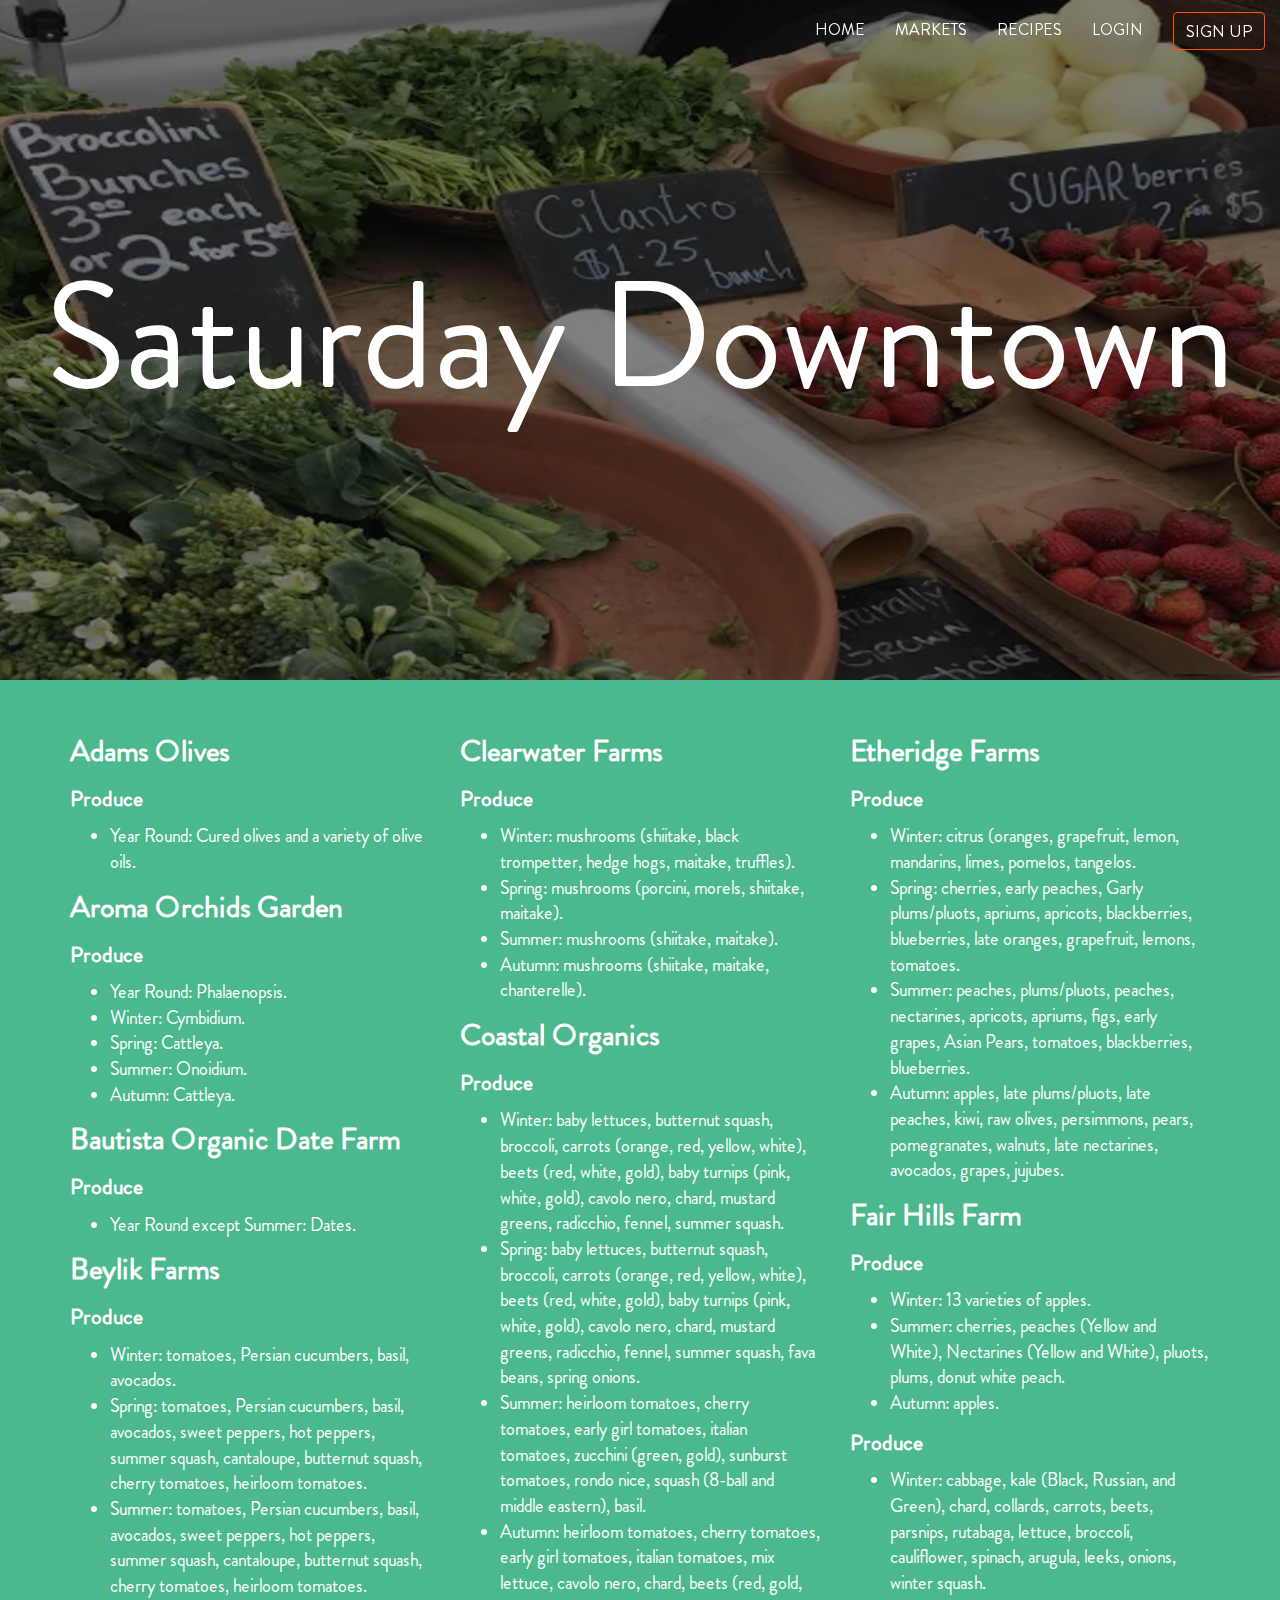
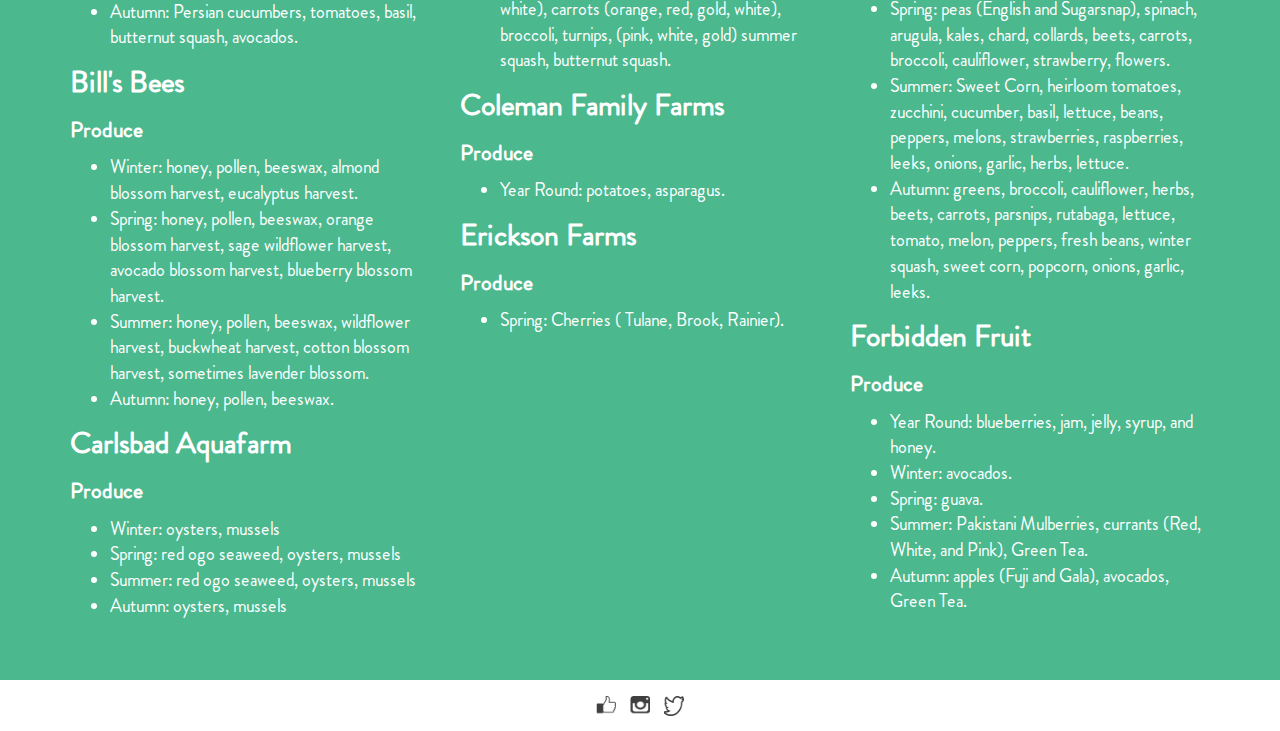
<file: vendors1.html>
<!doctype html>
<html class="no-js" lang="">
    <head>
        <meta charset="utf-8">
        <meta http-equiv="x-ua-compatible" content="ie=edge">
        <title>InfarmMe</title>
        <meta name="description" content="">
        <meta name="viewport" content="width=device-width, initial-scale=1">

        <link rel="apple-touch-icon" href="apple-touch-icon.png">

        <link rel="stylesheet" href="https://maxcdn.bootstrapcdn.com/bootstrap/3.3.6/css/bootstrap.min.css">
        <link rel="stylesheet" href="css/styles.css">
    </head>
    <body>
        <div class="vendorspage1">
            <div class="tint"></div>
            <nav class="navbar navbar-custom navbar-fixed-top" id="mobile-menu">
                <div class="container-fluid">
                    <div class="navbar-header">
                        <button type="button" class="navbar-toggle collapsed" data-toggle="collapse" data-target="#bs-example-navbar-collapse-1" aria-expanded="false">
                            <span class="sr-only">Toggle navigation</span>
                            <span class="icon-bar"></span>
                            <span class="icon-bar"></span>
                            <span class="icon-bar"></span>
                        </button>
                    </div>
                    <div class="collapse navbar-collapse" id="bs-example-navbar-collapse-1">
                        <ul class="nav navbar-nav navbar-right">
                            <li class="active"><a href="index.html">HOME</a></li>
                            <li><a href="locations.html">MARKETS</a></li>
                            <li><a href="#Recipes">RECIPES</a></li>
                            <li><a href="#Login" data-toggle="modal" data-target="#Login">LOGIN</a></li>
                            <li class="button-align"><a href="#SignUp" data-toggle="modal" data-target="#SignUp"><button class="btn btn-primary button">SIGN UP</button></a></li>
                        </ul>
                    </div>
                </div>
            </nav>
            <div id="Login" class="modal fade" role="dialog">
                <div class="modal-backdrop fade in">
                    <div class="modal-dialog">
                    <!-- Modal content-->
                        <div class="modal-content">
                            <div class="modal-header modal-close">
                                <button class="btn btn-default" data-dismiss="modal" aria-label="Close">X</button>
                            </div>
                            <div class="modal-body">
                                <br><input type="text" placeholder="Username or Email" name="username" class="login"><br>
                                <br><input type="password" placeholder="Password" name="password" class="login"><br>
                                <br>
                            </div>
                            <div class="modal-footer">
                                <button type="button" class="btn btn-primary button button-on-white" data-dismiss="modal">LOGIN</button>
                            </div>
                        </div>
                    </div>
                </div>
            </div>
            <div id="SignUp" class="modal fade" role="dialog">
                <div class="modal-backdrop fade in">
                    <div class="modal-dialog">
                        <!-- Modal content-->
                        <div class="modal-content">
                            <div class="modal-header modal-close">
                                <button class="btn btn-default" data-dismiss="modal" aria-label="Close">X</button>
                            </div>
                            <div class="modal-body">
                                <h4 class="modal-title"> Choose whichever applies.</h4>
                                <input type="radio" name="" value="vendor"> Vendor<br>
                                <input type="radio" name="" value="customer"> Customer<br>
                                <br><input type="text" placeholder="Username" name="username" class="signup"><br>
                                <br><input type="text" placeholder="Email" name="email" class="signup"><br>
                                <br><input type="password" placeholder="Password" name="password" class="signup"><br>
                            </div>
                            <div class="modal-footer">
                                <button type="button" class="btn btn-primary button button-on-white" data-dismiss="modal">SIGN UP</button>
                            </div>
                        </div>
                    </div>
                </div>
            </div>
            <div class="theater">
                <div class="stage">
                    <p class="vendors-title"> Saturday Downtown </p>
                </div>
            </div>
        </div>
        <div class="background-blue">
            <div class="container">
                <div class="row">
                    <div class="col-md-4">
                        <div class="farmers">
                            <p class="farm-name">Adams Olives</p>
                            <p class="farmer-produce">Produce</p>
                            <ul class="text-left">
                                <li class="seasons">Year Round: Cured olives and a variety of olive oils.</li>
                            </ul>
                        </div>
                        <div class="farmers">
                            <p class="farm-name">Aroma Orchids Garden</p>
                            <p class="farmer-produce">Produce</p>
                            <ul class="text-left">
                                <li class="seasons">Year Round: Phalaenopsis.</li>
                                <li class="seasons">Winter: Cymbidium.</li>
                                <li class="seasons">Spring: Cattleya.</li>
                                <li class="seasons">Summer: Onoidium.</li>
                                <li class="seasons">Autumn: Cattleya.</li>
                            </ul>
                        </div>
                        <div class="farmers">
                            <p class="farm-name">Bautista Organic Date Farm</p>
                            <p class="farmer-produce">Produce</p>
                            <ul class="text-left">
                                <li class="seasons">Year Round except Summer: Dates.</li>
                            </ul>
                        </div>
                        <div class="farmers">
                            <p class="farm-name">Beylik Farms</p>
                            <p class="farmer-produce">Produce</p>
                            <ul class="text-left">
                                <li class="seasons">Winter: tomatoes, Persian cucumbers, basil, avocados.</li>
                                <li class="seasons">Spring: tomatoes, Persian cucumbers, basil, avocados, sweet peppers, hot peppers, summer squash, cantaloupe, butternut squash, cherry tomatoes, heirloom tomatoes.</li>
                                <li class="seasons">Summer: tomatoes, Persian cucumbers, basil, avocados, sweet peppers, hot peppers, summer squash, cantaloupe, butternut squash, cherry tomatoes, heirloom tomatoes.</li>
                                <li class="seasons">Autumn: Persian cucumbers, tomatoes, basil, butternut squash, avocados.</li>
                            </ul>
                        </div>
                        <div class="farmers">
                            <p class="farm-name">Bill's Bees</p>
                            <p class="farmer-produce">Produce</p>
                            <ul class="text-left">
                                <li class="seasons">Winter: honey, pollen, beeswax, almond blossom harvest, eucalyptus harvest.</li>
                                <li class="seasons">Spring: honey, pollen, beeswax, orange blossom harvest, sage wildflower harvest, avocado blossom harvest, blueberry blossom harvest.</li>
                                <li class="seasons">Summer: honey, pollen, beeswax, wildflower harvest, buckwheat harvest, cotton blossom harvest, sometimes lavender blossom.</li>
                                <li class="seasons">Autumn: honey, pollen, beeswax.</li>
                            </ul>
                        </div>
                        <div class="farmers">
                            <p class="farm-name">Carlsbad Aquafarm</p>
                            <p class="farmer-produce">Produce</p>
                            <ul class="text-left">
                                <li class="seasons">Winter: oysters, mussels</li>
                                <li class="seasons">Spring: red ogo seaweed, oysters, mussels</li>
                                <li class="seasons">Summer: red ogo seaweed, oysters, mussels</li>
                                <li class="seasons">Autumn: oysters, mussels</li>
                            </ul>
                        </div>
                    </div>
                    <div class="col-md-4">
                        <div class="farmers">
                            <p class="farm-name">Clearwater Farms</p>
                            <p class="farmer-produce">Produce</p>
                            <ul class="text-left">
                                <li class="seasons">Winter: mushrooms (shiitake, black trompetter, hedge hogs, maitake, truffles).</li>
                                <li class="seasons">Spring: mushrooms (porcini, morels, shiitake, maitake).</li>
                                <li class="seasons">Summer: mushrooms (shiitake, maitake).</li>
                                <li class="seasons">Autumn: mushrooms (shiitake, maitake, chanterelle).</li>
                            </ul>
                        </div>
                        <div class="farmers">
                            <p class="farm-name">Coastal Organics</p>
                            <p class="farmer-produce">Produce</p>
                            <ul class="text-left">
                                <li class="seasons">Winter: baby lettuces, butternut squash, broccoli, carrots (orange, red, yellow, white), beets (red, white, gold), baby turnips (pink, white, gold), cavolo nero, chard, mustard greens, radicchio, fennel, summer squash.</li>
                                <li class="seasons">Spring: baby lettuces, butternut squash, broccoli, carrots (orange, red, yellow, white), beets (red, white, gold), baby turnips (pink, white, gold), cavolo nero, chard, mustard greens, radicchio, fennel, summer squash, fava beans, spring onions.</li>
                                <li class="seasons">Summer: heirloom tomatoes, cherry tomatoes, early girl tomatoes, italian tomatoes, zucchini (green, gold), sunburst tomatoes, rondo nice, squash (8-ball and middle eastern), basil. </li>
                                <li class="seasons">Autumn: heirloom tomatoes, cherry tomatoes, early girl tomatoes, italian tomatoes, mix lettuce, cavolo nero, chard, beets (red, gold, white), carrots (orange, red, gold, white), broccoli, turnips, (pink, white, gold) summer squash, butternut squash.</li>
                            </ul>
                        </div>
                        <div class="farmers">
                            <p class="farm-name">Coleman Family Farms</p>
                            <p class="farmer-produce">Produce</p>
                            <ul class="text-left">
                                <li class="seasons">Year Round: potatoes, asparagus.</li>
                            </ul>
                        </div>
                        <div class="farmers">
                            <p class="farm-name">Erickson Farms</p>
                            <p class="farmer-produce">Produce</p>
                            <ul class="text-left">
                                <li class="seasons">Spring: Cherries ( Tulane, Brook, Rainier).</li>
                            </ul>
                        </div>
                    </div>
                    <div class="col-md-4">
                        <div class="farmers">
                            <p class="farm-name">Etheridge Farms</p>
                            <p class="farmer-produce">Produce</p>
                            <ul class="text-left">
                                <li class="seasons">Winter: citrus (oranges, grapefruit, lemon, mandarins, limes, pomelos, tangelos.</li>
                                <li class="seasons">Spring: cherries, early peaches, Garly plums/pluots, apriums, apricots, blackberries, blueberries, late oranges, grapefruit, lemons, tomatoes.</li>
                                <li class="seasons">Summer: peaches, plums/pluots, peaches, nectarines, apricots, apriums, figs, early grapes, Asian Pears, tomatoes, blackberries, blueberries.</li>
                                <li class="seasons">Autumn: apples, late plums/pluots, late peaches, kiwi, raw olives, persimmons, pears, pomegranates, walnuts, late nectarines, avocados, grapes, jujubes.</li>
                            </ul>
                        </div>
                        <div class="farmers">
                            <p class="farm-name">Fair Hills Farm</p>
                            <p class="farmer-produce">Produce</p>
                            <ul class="text-left">
                                <li class="seasons">Winter: 13 varieties of apples.</li>
                                <li class="seasons">Summer: cherries, peaches (Yellow and White), Nectarines (Yellow and White), pluots, plums, donut white peach.</li>
                                <li class="seasons">Autumn: apples.</li>
                            </ul>
                        </div>
                        <div class="farmers">
                            <p class="farm-name"></p>
                            <p class="farmer-produce">Produce</p>
                            <ul class="text-left">
                                <li class="seasons">Winter: cabbage, kale (Black, Russian, and Green), chard, collards, carrots, beets, parsnips, rutabaga, lettuce, broccoli, cauliflower, spinach, arugula, leeks, onions, winter squash.</li>
                                <li class="seasons">Spring: peas (English and Sugarsnap), spinach, arugula, kales, chard, collards, beets, carrots, broccoli, cauliflower, strawberry, flowers.</li>
                                <li class="seasons">Summer: Sweet Corn, heirloom tomatoes, zucchini, cucumber, basil, lettuce, beans, peppers, melons, strawberries, raspberries, leeks, onions, garlic, herbs, lettuce.</li>
                                <li class="seasons">Autumn: greens, broccoli, cauliflower, herbs, beets, carrots, parsnips, rutabaga, lettuce, tomato, melon, peppers, fresh beans, winter squash, sweet corn, popcorn, onions, garlic, leeks.</li>
                            </ul>
                        </div>
                        <div class="farmers">
                            <p class="farm-name">Forbidden Fruit</p>
                            <p class="farmer-produce">Produce</p>
                            <ul class="text-left">
                                <li class="seasons">Year Round: blueberries, jam, jelly, syrup, and honey.</li>
                                <li class="seasons">Winter: avocados.</li>
                                <li class="seasons">Spring: guava.</li>
                                <li class="seasons">Summer: Pakistani Mulberries, currants (Red, White, and Pink), Green Tea.</li>
                                <li class="seasons">Autumn: apples (Fuji and Gala), avocados, Green Tea.</li>
                            </ul>
                        </div>
                    </div>
                </div>
            </div>
        </div>
        <div class="footer">
            <div class="row links">
                <div class="social">
                    <a href="https://www.facebook.com/InfarmMe"><img src="images/Like.1.png" alt="Facebook" class="social-network"/></a>
                    <a href="https://www.instagram.com/InfarmMe"><img src="images/Gram.1.png" alt="Instagram" class="social-network"/></a>
                    <a href="https://www.twitter.com/InfarmMe"><img src="images/Tweet.1.png" alt="Twitter" class="social-network"/></a>
                </div>
            </div>
        </div>
        <script src="https://code.jquery.com/jquery-1.12.2.min.js"></script>
        <script src="https://maxcdn.bootstrapcdn.com/bootstrap/3.3.6/js/bootstrap.min.js"></script>
        <script src="js/main.js"></script>
        </body>
        </html>
</file>
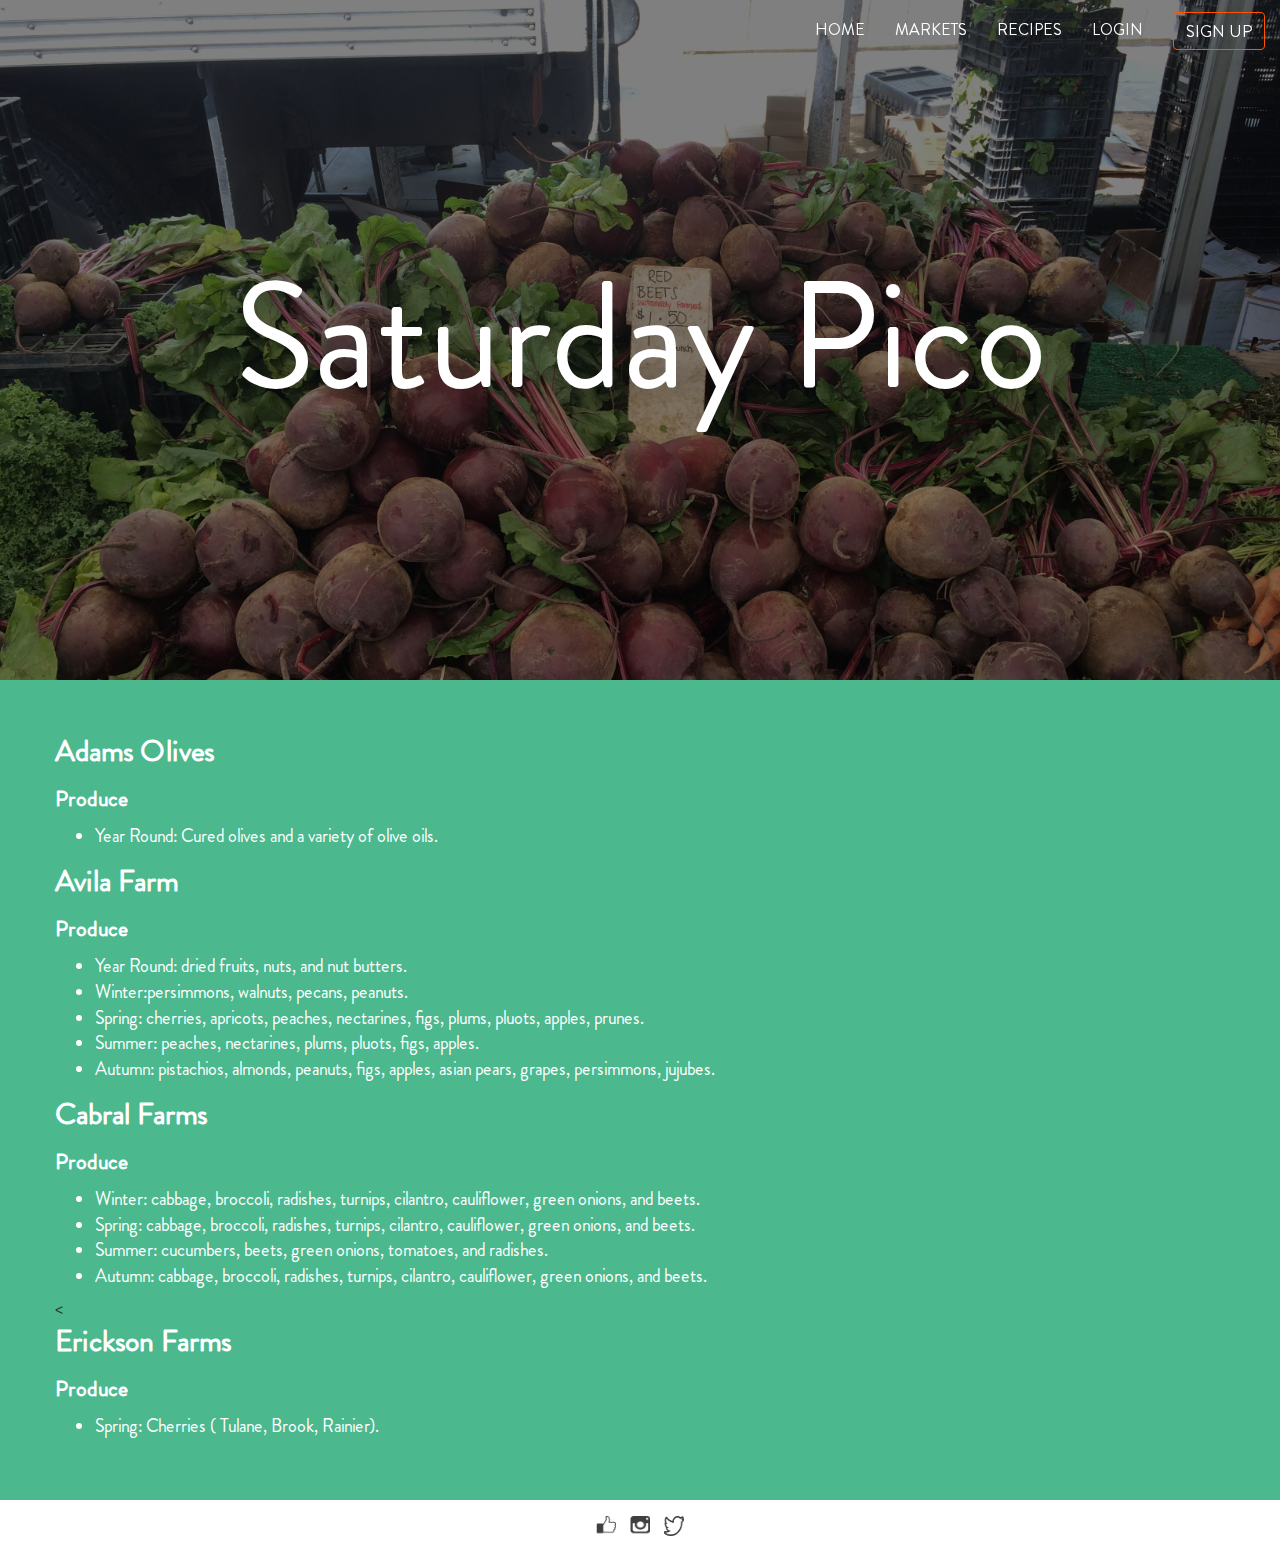
<file: vendors2.html>
<!doctype html>
<html class="no-js" lang="">
    <head>
        <meta charset="utf-8">
        <meta http-equiv="x-ua-compatible" content="ie=edge">
        <title>InfarmMe</title>
        <meta name="description" content="">
        <meta name="viewport" content="width=device-width, initial-scale=1">

        <link rel="apple-touch-icon" href="apple-touch-icon.png">

        <link rel="stylesheet" href="https://maxcdn.bootstrapcdn.com/bootstrap/3.3.6/css/bootstrap.min.css">
        <link rel="stylesheet" href="css/styles.css">
    </head>
    <body>
        <div class="vendorspage2">
            <div class="tint"></div>
            <nav class="navbar navbar-custom navbar-fixed-top" id="mobile-menu">
                <div class="container-fluid">
                    <div class="navbar-header">
                        <button type="button" class="navbar-toggle collapsed" data-toggle="collapse" data-target="#bs-example-navbar-collapse-1" aria-expanded="false">
                            <span class="sr-only">Toggle navigation</span>
                            <span class="icon-bar"></span>
                            <span class="icon-bar"></span>
                            <span class="icon-bar"></span>
                        </button>
                    </div>
                    <div class="collapse navbar-collapse" id="bs-example-navbar-collapse-1">
                        <ul class="nav navbar-nav navbar-right">
                            <li class="active"><a href="index.html">HOME</a></li>
                            <li><a href="locations.html">MARKETS</a></li>
                            <li><a href="#Recipes">RECIPES</a></li>
                            <li><a href="#Login" data-toggle="modal" data-target="#Login">LOGIN</a></li>
                            <li class="button-align"><a href="#SignUp" data-toggle="modal" data-target="#SignUp"><button class="btn btn-primary button">SIGN UP</button></a></li>
                        </ul>
                    </div>
                </div>
            </nav>
            <div id="Login" class="modal fade" role="dialog">
                <div class="modal-backdrop fade in">
                    <div class="modal-dialog">
                    <!-- Modal content-->
                        <div class="modal-content">
                            <div class="modal-header modal-close">
                                <button class="btn btn-default" data-dismiss="modal" aria-label="Close">X</button>
                            </div>
                            <div class="modal-body">
                                <br><input type="text" placeholder="Username or Email" name="username" class="login"><br>
                                <br><input type="password" placeholder="Password" name="password" class="login"><br>
                                <br>
                            </div>
                            <div class="modal-footer">
                                <button type="button" class="btn btn-primary button button-on-white" data-dismiss="modal">LOGIN</button>
                            </div>
                        </div>
                    </div>
                </div>
            </div>
            <div id="SignUp" class="modal fade" role="dialog">
                <div class="modal-backdrop fade in">
                    <div class="modal-dialog">
                        <!-- Modal content-->
                        <div class="modal-content">
                            <div class="modal-header modal-close">
                                <button class="btn btn-default" data-dismiss="modal" aria-label="Close">X</button>
                            </div>
                            <div class="modal-body">
                                <h4 class="modal-title"> Choose whichever applies.</h4>
                                <input type="radio" name="" value="vendor"> Vendor<br>
                                <input type="radio" name="" value="customer"> Customer<br>
                                <br><input type="text" placeholder="Username" name="username" class="signup"><br>
                                <br><input type="text" placeholder="Email" name="email" class="signup"><br>
                                <br><input type="password" placeholder="Password" name="password" class="signup"><br>
                            </div>
                            <div class="modal-footer">
                                <button type="button" class="btn btn-primary button button-on-white" data-dismiss="modal">SIGN UP</button>
                            </div>
                        </div>
                    </div>
                </div>
            </div>
            <div class="theater">
                <div class="stage">
                    <p class="vendors-title"> Saturday Pico </p>
                </div>
            </div>
        </div>
        <div class="background-blue">
            <div class="container">
                <div class="row text-left">
                    <div class="farmers">
                        <p class="farm-name">Adams Olives</p>
                        <p class="farmer-produce">Produce</p>
                        <ul class="text-left">
                            <li class="seasons">Year Round: Cured olives and a variety of olive oils.</li>
                        </ul>
                    </div>
                    <div class="farmers">
                        <p class="farm-name">Avila Farm</p>
                        <p class="farmer-produce">Produce</p>
                        <ul class="text-left">
                            <li class="seasons">Year Round: dried fruits, nuts, and nut butters.</li>
                            <li class="seasons">Winter:persimmons, walnuts, pecans, peanuts.</li>
                            <li class="seasons">Spring: cherries, apricots, peaches, nectarines, figs, plums, pluots, apples, prunes.</li>
                            <li class="seasons">Summer: peaches, nectarines, plums, pluots, figs, apples.</li>
                            <li class="seasons">Autumn: pistachios, almonds, peanuts, figs, apples, asian pears, grapes, persimmons, jujubes.</li>
                        </ul>
                    </div>
                    <div class="farmers">
                        <p class="farm-name">Cabral Farms</p>
                        <p class="farmer-produce">Produce</p>
                        <ul class="text-left">
                            <li class="seasons">Winter: cabbage, broccoli, radishes, turnips, cilantro, cauliflower, green onions, and beets.</li>
                            <li class="seasons">Spring: cabbage, broccoli, radishes, turnips, cilantro, cauliflower, green onions, and beets.</li>
                            <li class="seasons">Summer: cucumbers, beets, green onions, tomatoes, and radishes.</li>
                            <li class="seasons">Autumn: cabbage, broccoli, radishes, turnips, cilantro, cauliflower, green onions, and beets.</li>
                        </ul>
                    </div>
                    <<div class="farmers">
                        <p class="farm-name">Erickson Farms</p>
                        <p class="farmer-produce">Produce</p>
                        <ul class="text-left">
                            <li class="seasons">Spring: Cherries ( Tulane, Brook, Rainier).</li>
                        </ul>
                    </div>
                </div>
            </div>
        </div>
        <div class="footer">
            <div class="row links">
                <div class="social">
                    <a href="https://www.facebook.com/InfarmMe"><img src="images/Like.1.png" alt="Facebook" class="social-network"/></a>
                    <a href="https://www.instagram.com/InfarmMe"><img src="images/Gram.1.png" alt="Instagram" class="social-network"/></a>
                    <a href="https://www.twitter.com/InfarmMe"><img src="images/Tweet.1.png" alt="Twitter" class="social-network"/></a>
                </div>
            </div>
        </div>
        <script src="https://code.jquery.com/jquery-1.12.2.min.js"></script>
        <script src="https://maxcdn.bootstrapcdn.com/bootstrap/3.3.6/js/bootstrap.min.js"></script>
        <script src="js/main.js"></script>
        </body>
        </html>
</file>
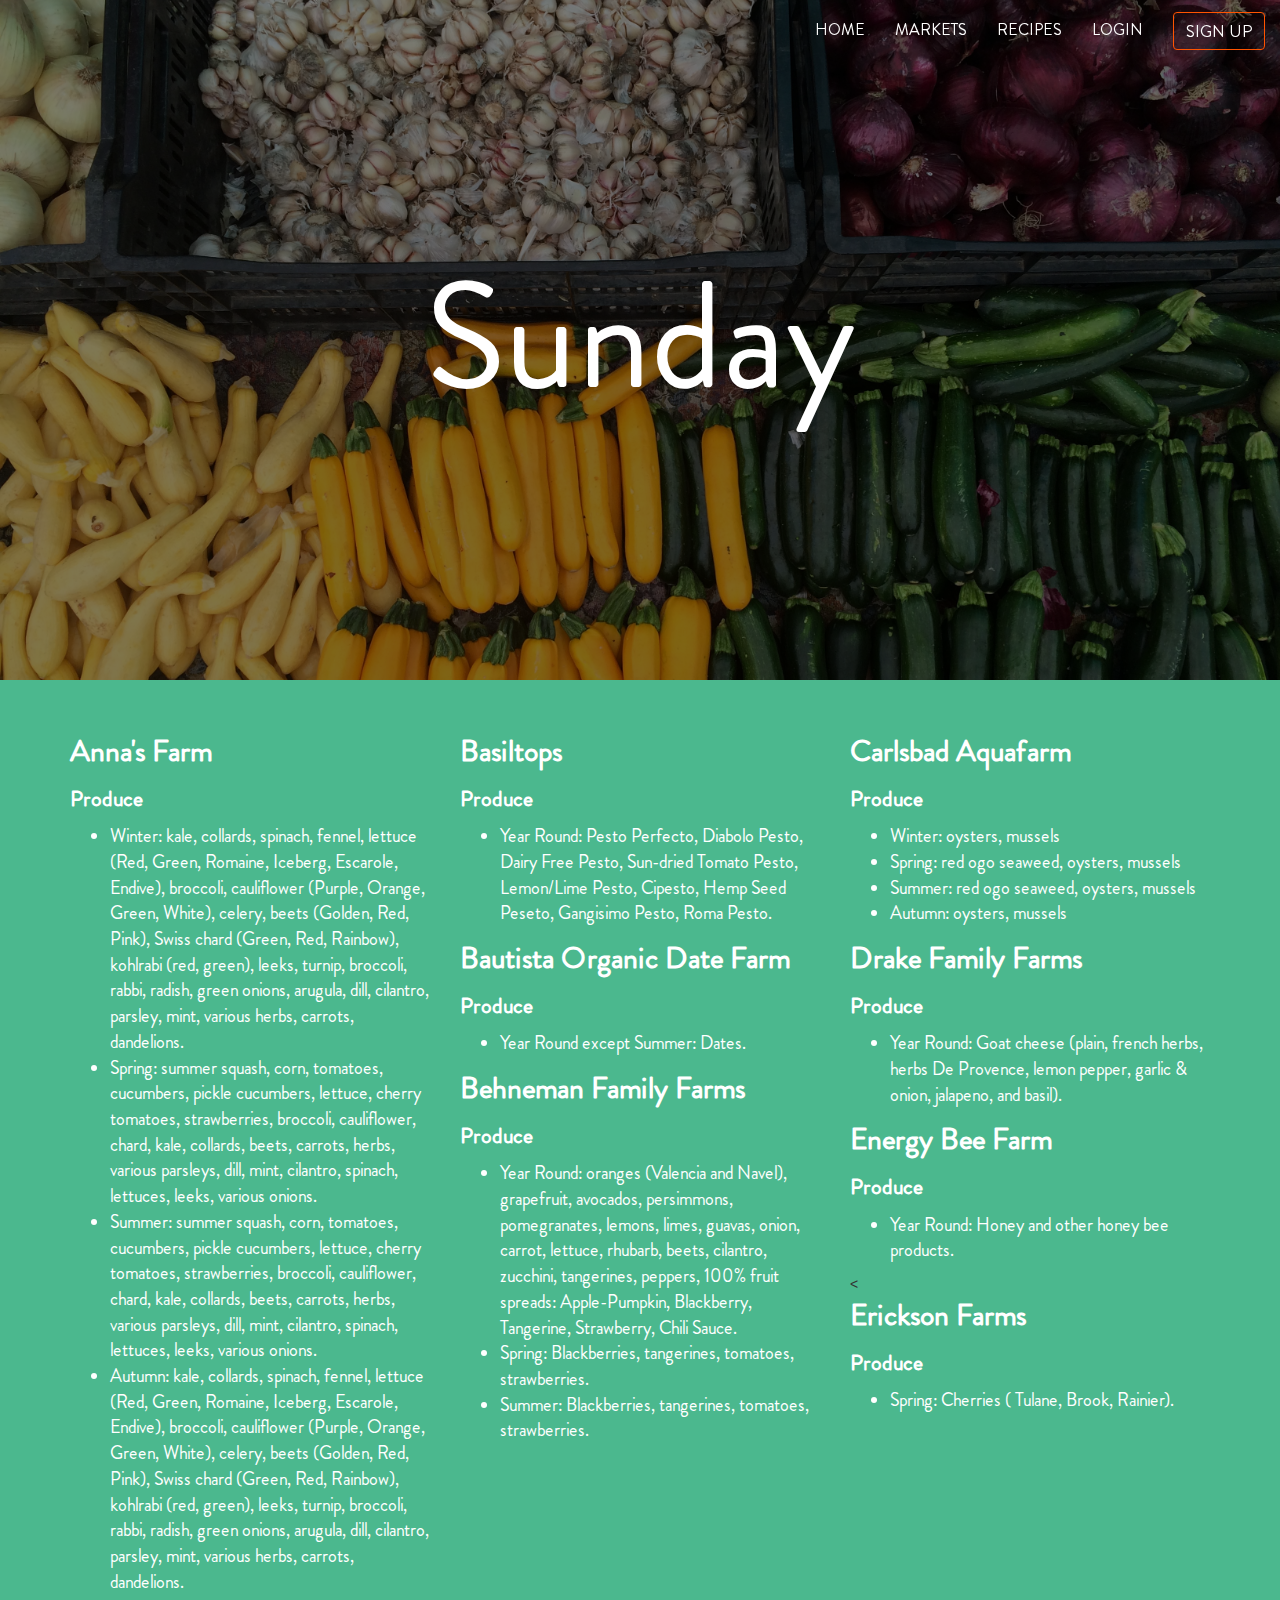
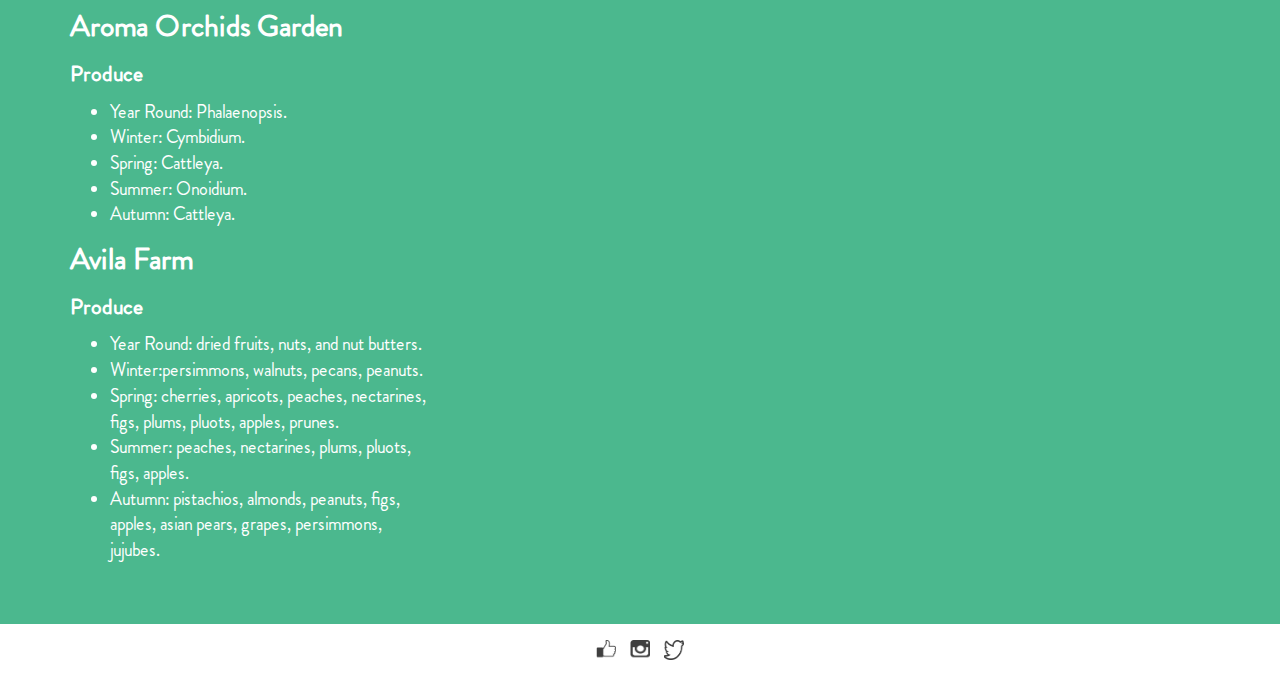
<file: vendors3.html>
<!doctype html>
<html class="no-js" lang="">
    <head>
        <meta charset="utf-8">
        <meta http-equiv="x-ua-compatible" content="ie=edge">
        <title>InfarmMe</title>
        <meta name="description" content="">
        <meta name="viewport" content="width=device-width, initial-scale=1">

        <link rel="apple-touch-icon" href="apple-touch-icon.png">

        <link rel="stylesheet" href="https://maxcdn.bootstrapcdn.com/bootstrap/3.3.6/css/bootstrap.min.css">
        <link rel="stylesheet" href="css/styles.css">
    </head>
    <body>
        <div class="vendorspage3">
            <div class="tint"></div>
            <nav class="navbar navbar-custom navbar-fixed-top" id="mobile-menu">
                <div class="container-fluid">
                    <div class="navbar-header">
                        <button type="button" class="navbar-toggle collapsed" data-toggle="collapse" data-target="#bs-example-navbar-collapse-1" aria-expanded="false">
                            <span class="sr-only">Toggle navigation</span>
                            <span class="icon-bar"></span>
                            <span class="icon-bar"></span>
                            <span class="icon-bar"></span>
                        </button>
                    </div>
                    <div class="collapse navbar-collapse" id="bs-example-navbar-collapse-1">
                        <ul class="nav navbar-nav navbar-right">
                            <li class="active"><a href="index.html">HOME</a></li>
                            <li><a href="locations.html">MARKETS</a></li>
                            <li><a href="#Recipes">RECIPES</a></li>
                            <li><a href="#Login" data-toggle="modal" data-target="#Login">LOGIN</a></li>
                            <li class="button-align"><a href="#SignUp" data-toggle="modal" data-target="#SignUp"><button class="btn btn-primary button">SIGN UP</button></a></li>
                        </ul>
                    </div>
                </div>
            </nav>
            <div id="Login" class="modal fade" role="dialog">
                <div class="modal-backdrop fade in">
                    <div class="modal-dialog">
                    <!-- Modal content-->
                        <div class="modal-content">
                            <div class="modal-header modal-close">
                                <button class="btn btn-default" data-dismiss="modal" aria-label="Close">X</button>
                            </div>
                            <div class="modal-body">
                                <br><input type="text" placeholder="Username or Email" name="username" class="login"><br>
                                <br><input type="password" placeholder="Password" name="password" class="login"><br>
                                <br>
                            </div>
                            <div class="modal-footer">
                                <button type="button" class="btn btn-primary button button-on-white" data-dismiss="modal">LOGIN</button>
                            </div>
                        </div>
                    </div>
                </div>
            </div>
            <div id="SignUp" class="modal fade" role="dialog">
                <div class="modal-backdrop fade in">
                    <div class="modal-dialog">
                        <!-- Modal content-->
                        <div class="modal-content">
                            <div class="modal-header modal-close">
                                <button class="btn btn-default" data-dismiss="modal" aria-label="Close">X</button>
                            </div>
                            <div class="modal-body">
                                <h4 class="modal-title"> Choose whichever applies.</h4>
                                <input type="radio" name="" value="vendor"> Vendor<br>
                                <input type="radio" name="" value="customer"> Customer<br>
                                <br><input type="text" placeholder="Username" name="username" class="signup"><br>
                                <br><input type="text" placeholder="Email" name="email" class="signup"><br>
                                <br><input type="password" placeholder="Password" name="password" class="signup"><br>
                            </div>
                            <div class="modal-footer">
                                <button type="button" class="btn btn-primary button button-on-white" data-dismiss="modal">SIGN UP</button>
                            </div>
                        </div>
                    </div>
                </div>
            </div>
            <div class="theater">
                <div class="stage">
                    <p class="vendors-title"> Sunday </p>
                </div>
            </div>
        </div>
        <div class="background-blue">
            <div class="container">
                <div class="row">
                    <div class="col-md-4">
                        <div class="farmers">
                            <p class="farm-name">Anna's Farm</p>
                            <p class="farmer-produce">Produce</p>
                            <ul class="text-left">
                                <li class="seasons">Winter: kale, collards, spinach, fennel, lettuce (Red, Green, Romaine, Iceberg, Escarole, Endive), broccoli, cauliflower (Purple, Orange, Green, White), celery, beets (Golden, Red, Pink), Swiss chard (Green, Red, Rainbow), kohlrabi (red, green), leeks, turnip, broccoli, rabbi, radish, green onions, arugula, dill, cilantro, parsley, mint, various herbs, carrots, dandelions.</li>
                                <li class="seasons">Spring: summer squash, corn, tomatoes, cucumbers, pickle cucumbers, lettuce, cherry tomatoes, strawberries, broccoli, cauliflower, chard, kale, collards, beets, carrots, herbs, various parsleys, dill, mint, cilantro, spinach, lettuces, leeks, various onions.</li>
                                <li class="seasons">Summer: summer squash, corn, tomatoes, cucumbers, pickle cucumbers, lettuce, cherry tomatoes, strawberries, broccoli, cauliflower, chard, kale, collards, beets, carrots, herbs, various parsleys, dill, mint, cilantro, spinach, lettuces, leeks, various onions.</li>
                                <li class="seasons">Autumn: kale, collards, spinach, fennel, lettuce (Red, Green, Romaine, Iceberg, Escarole, Endive), broccoli, cauliflower (Purple, Orange, Green, White), celery, beets (Golden, Red, Pink), Swiss chard (Green, Red, Rainbow), kohlrabi (red, green), leeks, turnip, broccoli, rabbi, radish, green onions, arugula, dill, cilantro, parsley, mint, various herbs, carrots, dandelions.</li>
                            </ul>
                        </div>
                        <div class="farmers">
                            <p class="farm-name">Aroma Orchids Garden</p>
                            <p class="farmer-produce">Produce</p>
                            <ul class="text-left">
                                <li class="seasons">Year Round: Phalaenopsis.</li>
                                <li class="seasons">Winter: Cymbidium.</li>
                                <li class="seasons">Spring: Cattleya.</li>
                                <li class="seasons">Summer: Onoidium.</li>
                                <li class="seasons">Autumn: Cattleya.</li>
                            </ul>
                        </div>
                        <div class="farmers">
                            <p class="farm-name">Avila Farm</p>
                            <p class="farmer-produce">Produce</p>
                            <ul class="text-left">
                                <li class="seasons">Year Round: dried fruits, nuts, and nut butters.</li>
                                <li class="seasons">Winter:persimmons, walnuts, pecans, peanuts.</li>
                                <li class="seasons">Spring: cherries, apricots, peaches, nectarines, figs, plums, pluots, apples, prunes.</li>
                                <li class="seasons">Summer: peaches, nectarines, plums, pluots, figs, apples.</li>
                                <li class="seasons">Autumn: pistachios, almonds, peanuts, figs, apples, asian pears, grapes, persimmons, jujubes.</li>
                            </ul>
                        </div>
                    </div>
                    <div class="col-md-4">
                        <div class="farmers">
                            <p class="farm-name">Basiltops</p>
                            <p class="farmer-produce">Produce</p>
                            <ul class="text-left">
                                <li class="seasons">Year Round: Pesto Perfecto, Diabolo Pesto, Dairy Free Pesto, Sun-dried Tomato Pesto, Lemon/Lime Pesto, Cipesto, Hemp Seed Peseto, Gangisimo Pesto, Roma Pesto.</li>
                            </ul>
                        </div>
                        <div class="farmers">
                            <p class="farm-name">Bautista Organic Date Farm</p>
                            <p class="farmer-produce">Produce</p>
                            <ul class="text-left">
                                <li class="seasons">Year Round except Summer: Dates.</li>
                            </ul>
                        </div>
                        <div class="farmers">
                            <p class="farm-name">Behneman Family Farms</p>
                            <p class="farmer-produce">Produce</p>
                            <ul class="text-left">
                                <li class="seasons">Year Round: oranges (Valencia and Navel), grapefruit, avocados, persimmons, pomegranates, lemons, limes, guavas, onion, carrot, lettuce, rhubarb, beets, cilantro, zucchini, tangerines, peppers, 100% fruit spreads: Apple-Pumpkin, Blackberry, Tangerine, Strawberry, Chili Sauce.</li>
                                <li class="seasons">Spring: Blackberries, tangerines, tomatoes, strawberries.</li>
                                <li class="seasons">Summer: Blackberries, tangerines, tomatoes, strawberries.</li>
                            </ul>
                        </div>
                    </div>
                    <div class="col-md-4">
                        <div class="farmers">
                            <p class="farm-name">Carlsbad Aquafarm</p>
                            <p class="farmer-produce">Produce</p>
                            <ul class="text-left">
                                <li class="seasons">Winter: oysters, mussels</li>
                                <li class="seasons">Spring: red ogo seaweed, oysters, mussels</li>
                                <li class="seasons">Summer: red ogo seaweed, oysters, mussels</li>
                                <li class="seasons">Autumn: oysters, mussels</li>
                            </ul>
                        </div>
                        <div class="farmers">
                            <p class="farm-name">Drake Family Farms</p>
                            <p class="farmer-produce">Produce</p>
                            <ul class="text-left">
                                <li class="seasons">Year Round: Goat cheese (plain, french herbs, herbs De Provence, lemon pepper, garlic & onion, jalapeno, and basil).</li>
                            </ul>
                        </div>
                        <div class="farmers">
                            <p class="farm-name">Energy Bee Farm</p>
                            <p class="farmer-produce">Produce</p>
                            <ul class="text-left">
                                <li class="seasons">Year Round: Honey and other honey bee products.</li>
                            </ul>
                        </div>
                        <<div class="farmers">
                            <p class="farm-name">Erickson Farms</p>
                            <p class="farmer-produce">Produce</p>
                            <ul class="text-left">
                                <li class="seasons">Spring: Cherries ( Tulane, Brook, Rainier).</li>
                            </ul>
                        </div>
                    </div>
                </div>
            </div>
        </div>
        <div class="footer">
            <div class="row links">
                <div class="social">
                    <a href="https://www.facebook.com/InfarmMe"><img src="images/Like.1.png" alt="Facebook" class="social-network"/></a>
                    <a href="https://www.instagram.com/InfarmMe"><img src="images/Gram.1.png" alt="Instagram" class="social-network"/></a>
                    <a href="https://www.twitter.com/InfarmMe"><img src="images/Tweet.1.png" alt="Twitter" class="social-network"/></a>
                </div>
            </div>
        </div>
        <script src="https://code.jquery.com/jquery-1.12.2.min.js"></script>
        <script src="https://maxcdn.bootstrapcdn.com/bootstrap/3.3.6/js/bootstrap.min.js"></script>
        <script src="js/main.js"></script>
        </body>
        </html>
</file>
<file: css/styles.css>
.navbar-custom {
    font-family: Brandon;
}
.navbar-custom a {
    color: #fff;
    font-size: 16px;
}
.navbar-custom .nav li a:active,
.navbar-custom .nav li a:focus,
.navbar-custom .nav li a:hover {
    background-color: transparent;
}
.navbar-custom a:hover {
    color: #FF5400;
}
.navbar-custom .navbar-toggle,
.navbar-custom .icon-bar {
    border: 1px solid #FF5400;
}
.navbar-custom .nav li a {
    padding-top: 20px;
    padding-bottom: 20px;
}
.navbar-custom .nav li.button-align a {
    padding-top: 12px;
    padding-bottom: 8px;
}
.button {
    background-color: transparent;
    border: 1px solid #FF5400;
    font-size: 17px;
    font-family: Brandon;
}
.button1 {
    background-color: #FF5400;
    border-color: #FF5400;
    font-size: 22px;
    margin-top: 30px;
    font-family: Brandon;
}
.vendor-order {
    padding-bottom: 30px;
}
.order-button {
    background-color: transparent;
    border: 1px solid #8CD5ED;
    font-size: 17px;
    font-family: Brandon;
    color: #fff;
}
.lana {
    padding-left: 30px;
    padding-right: 30px;
    padding-top: 10px;
    padding-bottom: 10px;
    font-size: 50px;
}
.o-button {
    float: left;
}
.order-button:hover,
.order-button:active,
.order-button:focus {
    background-color: #8CD5ED;
    outline-color: #8CD5ED;
    border: 1px solid #8CD5ED;
    color: #fff;
}
.button1:hover,
.button1:active,
.button1:focus {
    background-color: #e65c00;
    outline-color:  #e65c00;
    border: 1px solid #e65c00;
}

.contact-submit {
    font-family: Brandon;
}
.button:hover,
.button:active,
.button:focus {
    background-color: #FF5400;
    border: 1px solid #FF5400;
    outline-color: #FF5400;
}
.home-screen {
    background-image: url("../images/Market.jpg");
    position: relative;
    background-attachment: fixed;
    height: 670px;
    background-size: cover;
    background-repeat: no-repeat;
    background-position: center;
}
.tint {
    background-color: rgba(0, 0, 0, 0.5);
    z-index: 0;
    position: absolute;
    height: 100%;
    width: 100%;
    top: 0;
}
.modal-close {
    text-align: right;
}
.market-image {
    padding-top: 20px;
}
.home-text {
    color: #fff;
    font-size: 150px;
    text-align: center;
    font-family: Brandon;
    margin-bottom: -20px;
}
.slogan {
    color: #fff;
    font-size: 50px;
    text-align: center;
    font-family: Brandon;
    /*font-weight: bold;*/
}
.shop {
    font-family: Brandon;
    font-size: 20px;
    color: #ff5400;
}
.theater {
    display: table;
    height: 100%;
    width: 100%;
    text-align: center;
    position: relative;
}
.stage {
    vertical-align: middle;
    display: table-cell;
}
.background-blue {
    background-color: #4bb88e;
    padding-top: 50px;
    padding-bottom: 50px;
}
.contact {
    font-size: 55px;
    font-family: Brandon;
    font-weight: bold;
}
.header-center {
    text-align: center;
}
.comments {
    width: 100%;
    font-family: Brandon;
    font-size: 25px;
}
.recipee {
    text-align: center;
    margin-top: 10px;
}
.info {
    font-size: 30px;
    font-family: Brandon;
    padding-top: 5px;
    padding-bottom:25px;
    color: #000;
}
.login {
    font-size: 20px;
    font-family: Brandon;
    color: #FF5400;
}
.signup {
    font-size: 20px;
    font-family: Brandon;

    color: #FF5400;
}
.button-on-white {
    color: #000;

}
.navbar-width-color {
    background-color: #3d3d3d;
}
.custom,
.follow-us {
    text-align: center;
}
.follow-header {
    font-size: 55px;
    font-family: Brandon;
    font-weight: bold;
}
.social-network {
    height: 20px;
    width: 20px;
}
.links .social a img{
    margin-left: 5px;
    margin-right: 5px;
}
.footer {
    background-color: #fff;
    padding: 15px;
}
.social {
    text-align: center;
}
.custom {
    background-color: transparent;
    border: 1px solid #FF5400;
    font-size: 17px;
    color: #000;
}
.button:active,
.button:hover,
.button:focus {
    background-color: #FF5400;
    border: 1px solid #FF5400;
    outline-color: #FF5400;
}
.button:active,
.button:hover,
.button:focus {
    background-color: #FF5400;
    border: 1px solid #FF5400;
    outline-color: #FF5400;
}
.modal-backdrop{
  opacity: 0; transition:opacity .2s;
}
.modal-backdrop.in{
  opacity: 0.78;
}
.locationspage {
    background-image: url("../images/Locations.jpg");
    position: relative;
    background-attachment: fixed;
    height: 680px;
    background-size: cover;
    background-repeat: no-repeat;
    background-position: center;
    display: cover;
}
.locations-title {
    color: #fff;
    font-size: 150px;
    text-align: center;
    font-family: Brandon;
    margin-top: -450px;
    /*font-weight: bold;*/
}
.background-grey {
    background-color: #4bb88e;
    padding-top: 120px;
    padding-bottom: 35px;
    display: cover;
    width: 100%;
}
.h1 {
    font-size: 60px;
    color: #fff;
    margin-top: 20px;
    margin-bottom: 80px;
    text-align: center;
    font-family: Brandon;
}
.h2 {
    padding-left: 50px;
    padding-right: 50px;
    font-size: 60px;
    color: #fff;
    margin-top: 20px;
    margin-bottom: 80px;
    text-align: center;
    font-family: Brandon;
}
.locationbags {
    height: 140px;
    width: 140px;
}
.toasty {
    text-align: center;
    padding-top: 18px;
}
.marketday {
    font-family: Brandon;
    font-size: 25px;
    color: #fff;
    padding-top: 15px;
    font-weight: bold;
}
.markettime {
    font-family: Brandon;
    font-size: 25px;
    color: #fff;
    font-size: 30px;
    padding-top: 1px;
}
.marketlocation {
    font-family: Brandon;
    font-size: 25px;
    color: #fff;
    font-size: 30px;
    /*padding-top: 1px;*/
}
.vendor-button {
    color: #fff;
    margin-left: 20px;
    font-size: 17px;
    font-family: Brandon;
}
.modal-title {
    font-family: Brandon;
    font-size: 30px;
}
.vendorspage {
    background-image: url("../images/Vendors2.jpg");
    position: relative;
    background-attachment: fixed;
    height: 680px;
    background-size: cover;
    background-repeat: no-repeat;
    background-position: center;
    display: cover;
}
.vendorspage1 {
    background-image: url("../images/Vendors.jpg");
    position: relative;
    background-attachment: fixed;
    height: 680px;
    background-size: cover;
    background-repeat: no-repeat;
    background-position: center;
    display: cover;
}
.vendorspage2 {
    background-image: url("../images/Vendor3.JPG");
    position: relative;
    background-attachment: fixed;
    height: 680px;
    background-size: cover;
    background-repeat: no-repeat;
    background-position: center;
    display: cover;
}
.vendorspage3 {
    background-image: url("../images/Vendor2.JPG");
    position: relative;
    background-attachment: fixed;
    height: 680px;
    background-size: cover;
    background-repeat: no-repeat;
    background-position: center;
    display: cover;
}
.vendors-title {
    color: #fff;
    font-size: 150px;
    text-align: center;
    font-family: Brandon;
    margin-top: 5px;
}
.form {
    text-align: center;
}
.input-field-centering {
    text-align: center;
}
.form-group {
    opacity: 0.5;
    background-color: rgba(0, 0, 0, 0.2);
    text-align: center;
    padding-left: 15px;
    padding-right: 15px;
    padding-bottom: 15px;
    border-bottom: 0;
    margin-left: auto;
    margin-right: auto;
}
.button2:active,
.button2:hover,
.button2:focus {
    background-color: #FF5400;
    border: 1px solid #FF5400;
    outline-color: #FF5400;
}
.header {
    color: #fff;
    font-size: 40px;
    font-family: Brandon;
    text-align: left;
    margin-top: -13px;
}
.info {
    color: #fff;
    font-size: 20px;
    font-family: Brandon;
    text-align: left;
    margin-bottom: -13px;
}
.about-us {
    background-color: #fff;
    padding-top: 60px;
    padding-bottom: 60px;
}
.about-header {
    font-weight: bold;
    font-size: 55px;
    font-family: Brandon;
    padding-bottom: 25px;
    background-attachment: fixed;
}
.people-pictures {
    border-radius: 50%;
    border: 6px solid #FF5400;
    height: 200px;
    width: 200px;
}
.staff-text {
    font-size: 26px;
    font-family: Brandon;
    padding: 0;
    margin-bottom: 0;
}
.background-mission {
    background-color: #0e0e0e;
    padding-top: 40px;
    padding-bottom: 40px;
    /*opacity: 0.4;*/
    /*background-color: transparent;*/
    background-color: rgba(0, 0, 0, 0.5);
    z-index: 1;
    position: relative;
}
.mission {
    font-size: 55px;
    font-family: Brandon;
    font-weight: bold;
    color: #fff;
    z-index: 1;
}
.missionp {
    font-size: 25px;
    font-family: Brandon;
    color: #fff;
    text-align: center;
    z-index: 1;
}
.tint1 {
    background-color: rgba(0, 0, 0, 0.5);
    position: absolute;
    height: 100%;
    width: 100%;
}
.home-screen-sml {
    height: 300px;
}
.navbar-logo {
    height: 60px;
    width: 60px;
    padding: 5px;
}
.navbar-logo-1 {
    height: 60px;
    width: 60px;
    padding: 5px;
}
body.modal-open .supreme-container {
    -webkit-filter: blur(1px);
    -moz-filter: blur(1px);
    -o-filter: blur(1px);
    -ms-filter: blur(1px);
    filter: blur(1px);
}
.panel-default {
    background-color: #4bb88e;
}
.panel-heading {
    padding: 40px;
}
.panel-default>.panel-heading {
    background-color: #4bb88e;
}
.panel-title {
    font-size: 20px;
    color: #fff;
}
.panel-body {
    font-size: 18px;
    font-family: Brandon;
}
.time-location {
    font-weight: bold;
    font-size: 40px;
    font-family: Brandon;
    color: #fff;
}
.panel-title a:focus,
.panel-title a:hover {
    text-decoration: none;
}
.time-location:focus,
.time-location:hover {
    text-decoration: underline;
}
.markettitle {
    color: #fff;
    font-size: 30px;
    font-family: Brandon;
}
.button3 {
    background-color: #FF5400;
    border-color: #FF5400;
    font-size: 22px;
    margin-top: 30px;
    font-family: Brandon;
    color: #fff;
}

.button3:hover,
.button3:active,
.button3:focus {
    background-color: #e65c00;
    outline-color:  #e65c00;
    border: 1px solid #e65c00;
    color: #fff;
}
.order-title {
    font-weight: bold;
    font-size: 50px;
    font-family: Brandon;
    color: #fff;
}
.order-info {
    color: #fff;
    font-size: 16px;
    font-family: Brandon;
}
.reserve-farmer {
    color: #fff;
    font-family: Brandon;
}
.vendor-name {
    font-size: 35px;
    font-weight: bold;
}
.vendor-item {
    font-size: 18px;
}
.price {
    font-size: 18px;
}
.lamb {
    font-size: 22px;
    font-weight: 600;
}
.product-quantity {
    width: 100px;
    color: #000;
    font-size: 14px;
}
.fields {
    text-align: right;
}
.varied-lamb {
    padding-top: 5px;
    padding-bottom: 3px;
}
.farmers {
    color: #fff;
    font-family: Brandon;
}
.farm-name {
    font-weight: bold;
    font-size: 30px;
}
.farmer-produce {
    font-size: 22px;
    font-weight: bold;
}
.seasons {
    font-size: 18px;
}
.recipespage {
    background-image: url("../images/Vendors.jpg");
    position: relative;
    background-attachment: fixed;
    height: 680px;
    background-size: cover;
    background-repeat: no-repeat;
    background-position: center;
    display: cover;
}
.recipes-title {
    color: #fff;
    font-family: Brandon;
    font-size: 150px;
    text-align: center;
    margin-top: -450px;
}
.recipe {
    color: #fff;
    font-family: Brandon;
    font-size: 35px;
}
.info {
    color: #fff;
    font-family: Brandon;
    font-size: 20px;
}
.ingredients-title {
    color: #fff;
    font-family: Brandon;
    font-size: 35px;
}
.ingredients {
    color: #fff;
    font-family: Brandon;
    font-size: 20px;
}
.directions-title {
    color: #fff;
    font-family: Brandon;
    font-size: 35px;
}
.directions {
    color: #fff;
    font-family: Brandon;
    font-size: 20px;
}
.thankyou {
    color: #fff;
    font-family: Brandon;
    font-size: 90px;
    text-align: center;
}
.directions-title {
    color: #fff;
    font-family: Brandon;
    font-size: 35px;
}
.directions {
    color: #fff;
    font-family: Brandon;
    font-size: 20px;
}
/*.button3 {
    text-align: center;
    padding-bottom: 10px;
}*/
@font-face {
    font-family: BigJohn;
    src: url(../fonts/BigJohn.ttf);
}
@font-face {
    font-family: Bellaboo;
    src: url(../fonts/Bellaboo.ttf);
}
@font-face {
    font-family: Dinlight;
    src: url(../fonts/Dinlight.ttf);
}
@font-face {
    font-family: Brandon;
    src: url(../fonts/Brandon.ttf);
}
@media only screen and (max-width:900px){
    .h1 {
        font-size: 55px;
    }
    .h2 {
        font-size: 55px;
        padding-left: 10px;
        padding-right: 10px;
    }
}
@media only screen and (max-width:450px){
    .product-quantity {
        width: 70px;
    }
}
.btn-secondary:active:focus {
    background-color: #8CD5ED;
    border: 1px solid #8CD5ED;
    color: #fff;
}
.btn-primary:active:focus {
    background-color: #FF5400;
}
@media only screen and (max-width:768px){
    .navbar-custom a{
        color: #fff;
    }
    .navbar-custom a button{
        color: #fff;
    }
    .contact {
        text-align: center;
    }
    .home-text {
        font-size: 80px;
    }
    .slogan {
        font-size: 40px;
    }
    .locations-title {
        font-size: 80px;
    }
    .mobile-overlay {
        background-color: #3d3d3d;
    }
    .vendors-title {
        font-size: 90px;
    }
    .h1 {
        font-size: 23px;
    }
    .h2 {
        font-size: 23px;
        padding-left: 10px;
        padding-right: 10px;
    }
    .home-screen-sml {
        height: 400px;
    }
    .navbar-logo-1 {
        opacity: 0;
    }
    .home-screen {
        background-image: url("../images/Market1.png");
    }
    .recipes-title {
        font-size: 100px;
    }

    .recipe {
        text-align: center;
    }
    .info {
        text-align: center;
    }
    .tevin {
        text-align: center;
    }
    .recipee {
        margin-top: 40px;
    }
    .salad {
        margin-top: 30px;
        height: 280px;
        width: 280px;
    }
    .ingredients {
        font-size: 20px;
        padding-left: 10px;
        padding-right: 10px;
    }
    .directions {
        font-size: 20px;
        padding-left: 10px;
        padding-right: 10px;
    }
}
@media only screen and (min-width: 768px){
    .form-group {
        width: 440px;
    }
    .bottom-row {
        padding-top: 15px;
    }
    .navbar-logo-1 {
        opacity: 0;
    }
}
</file>
